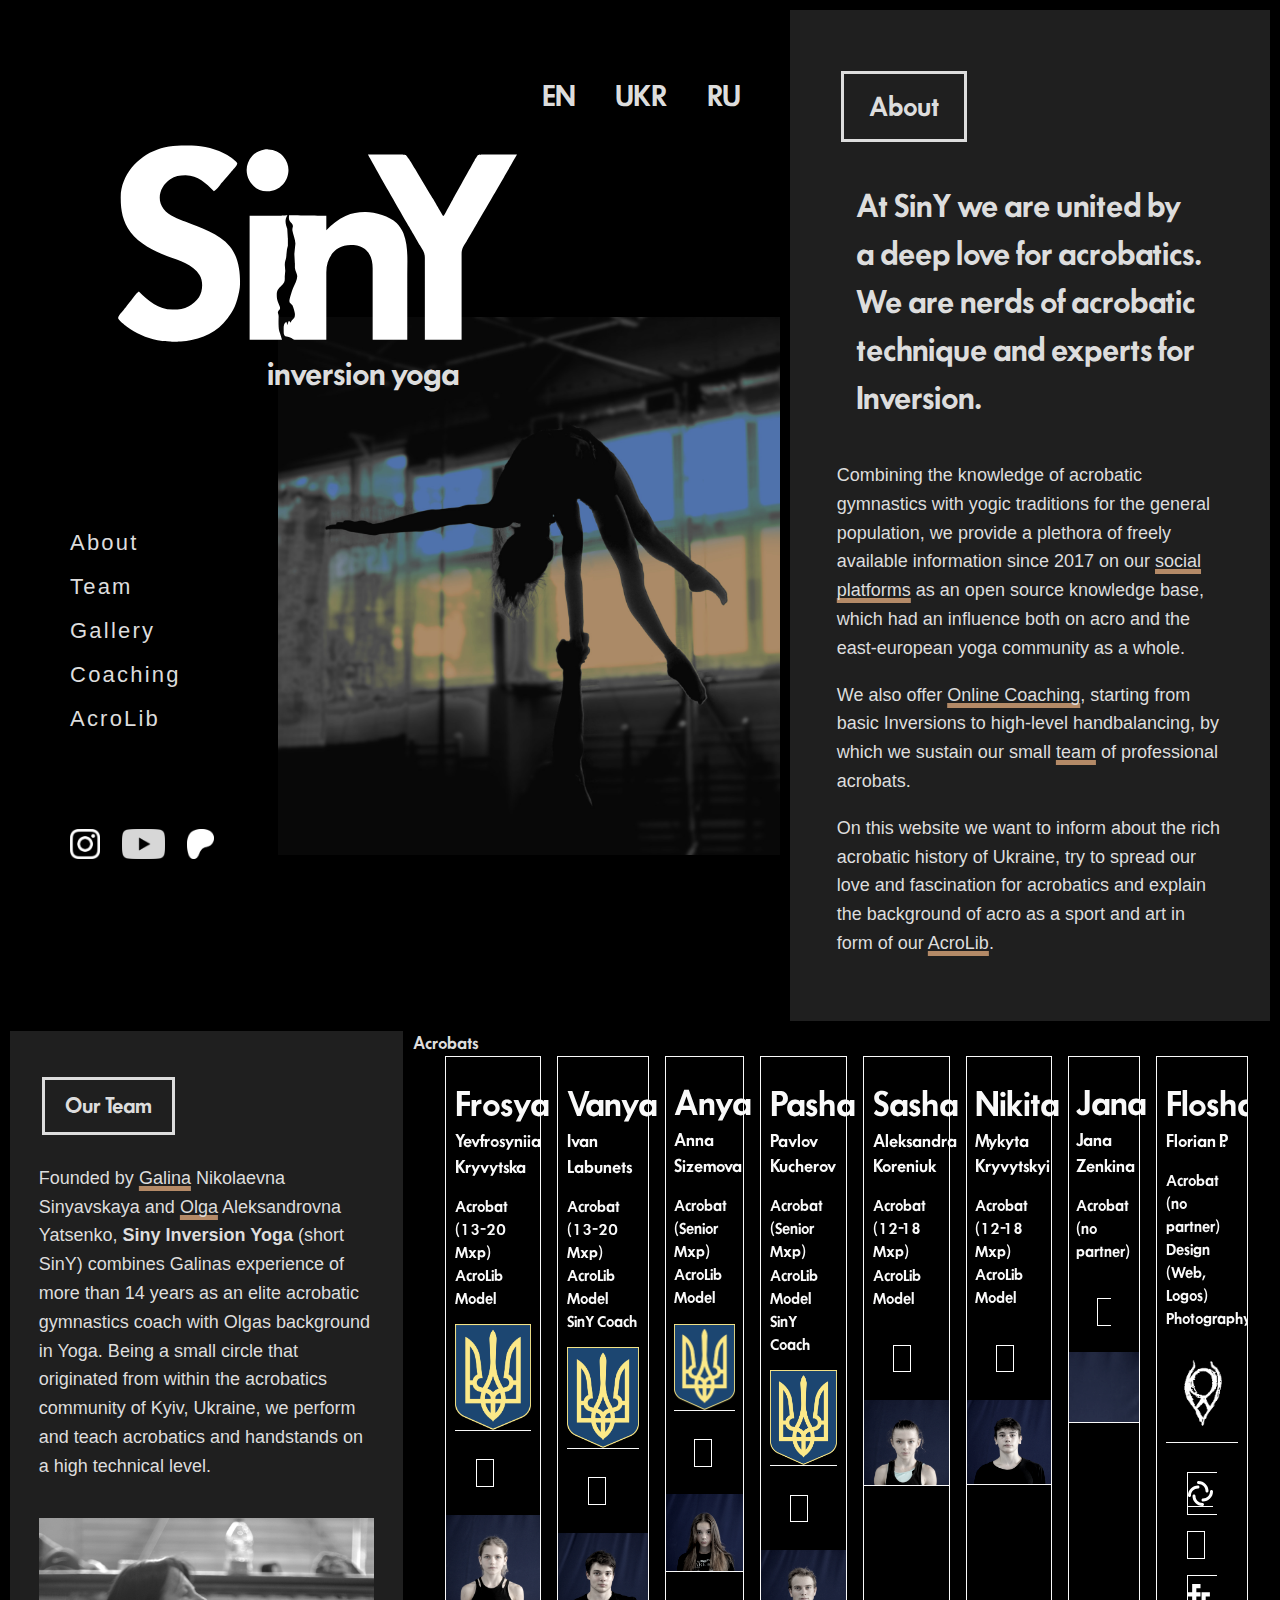
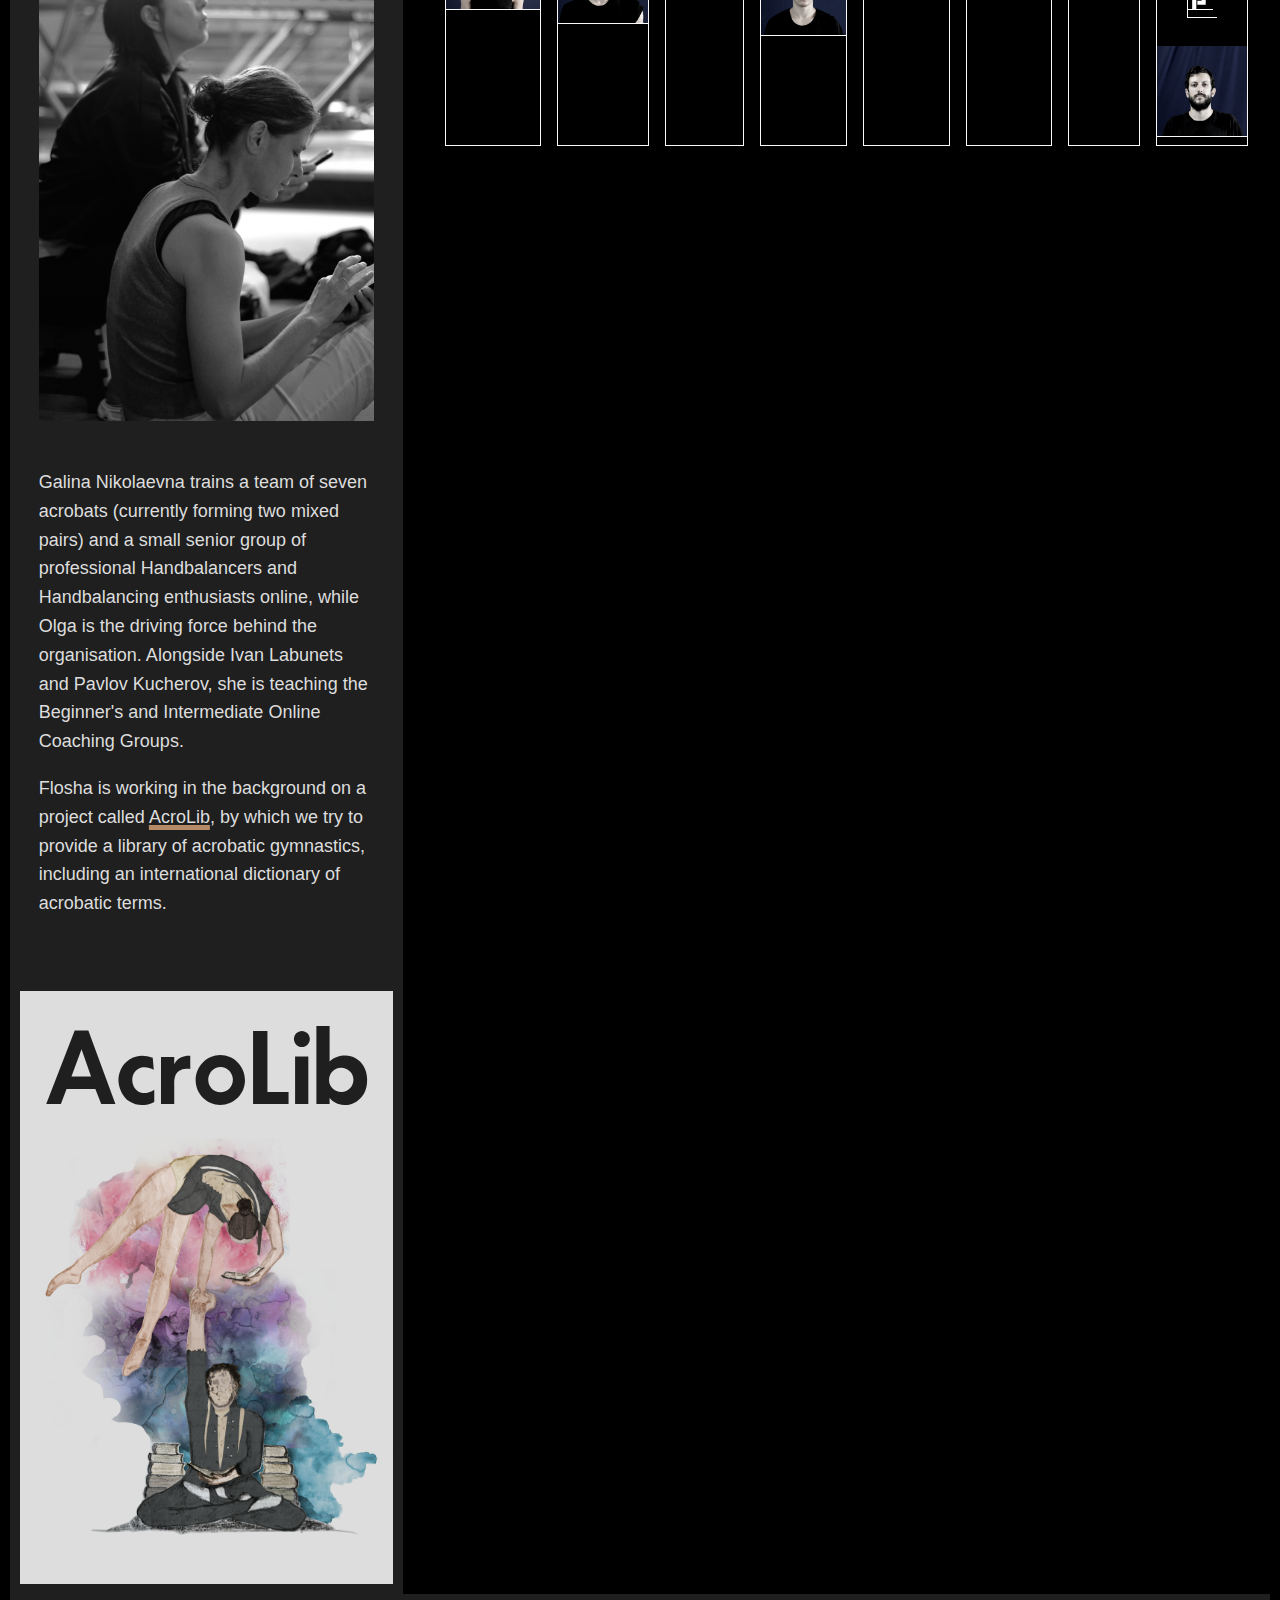
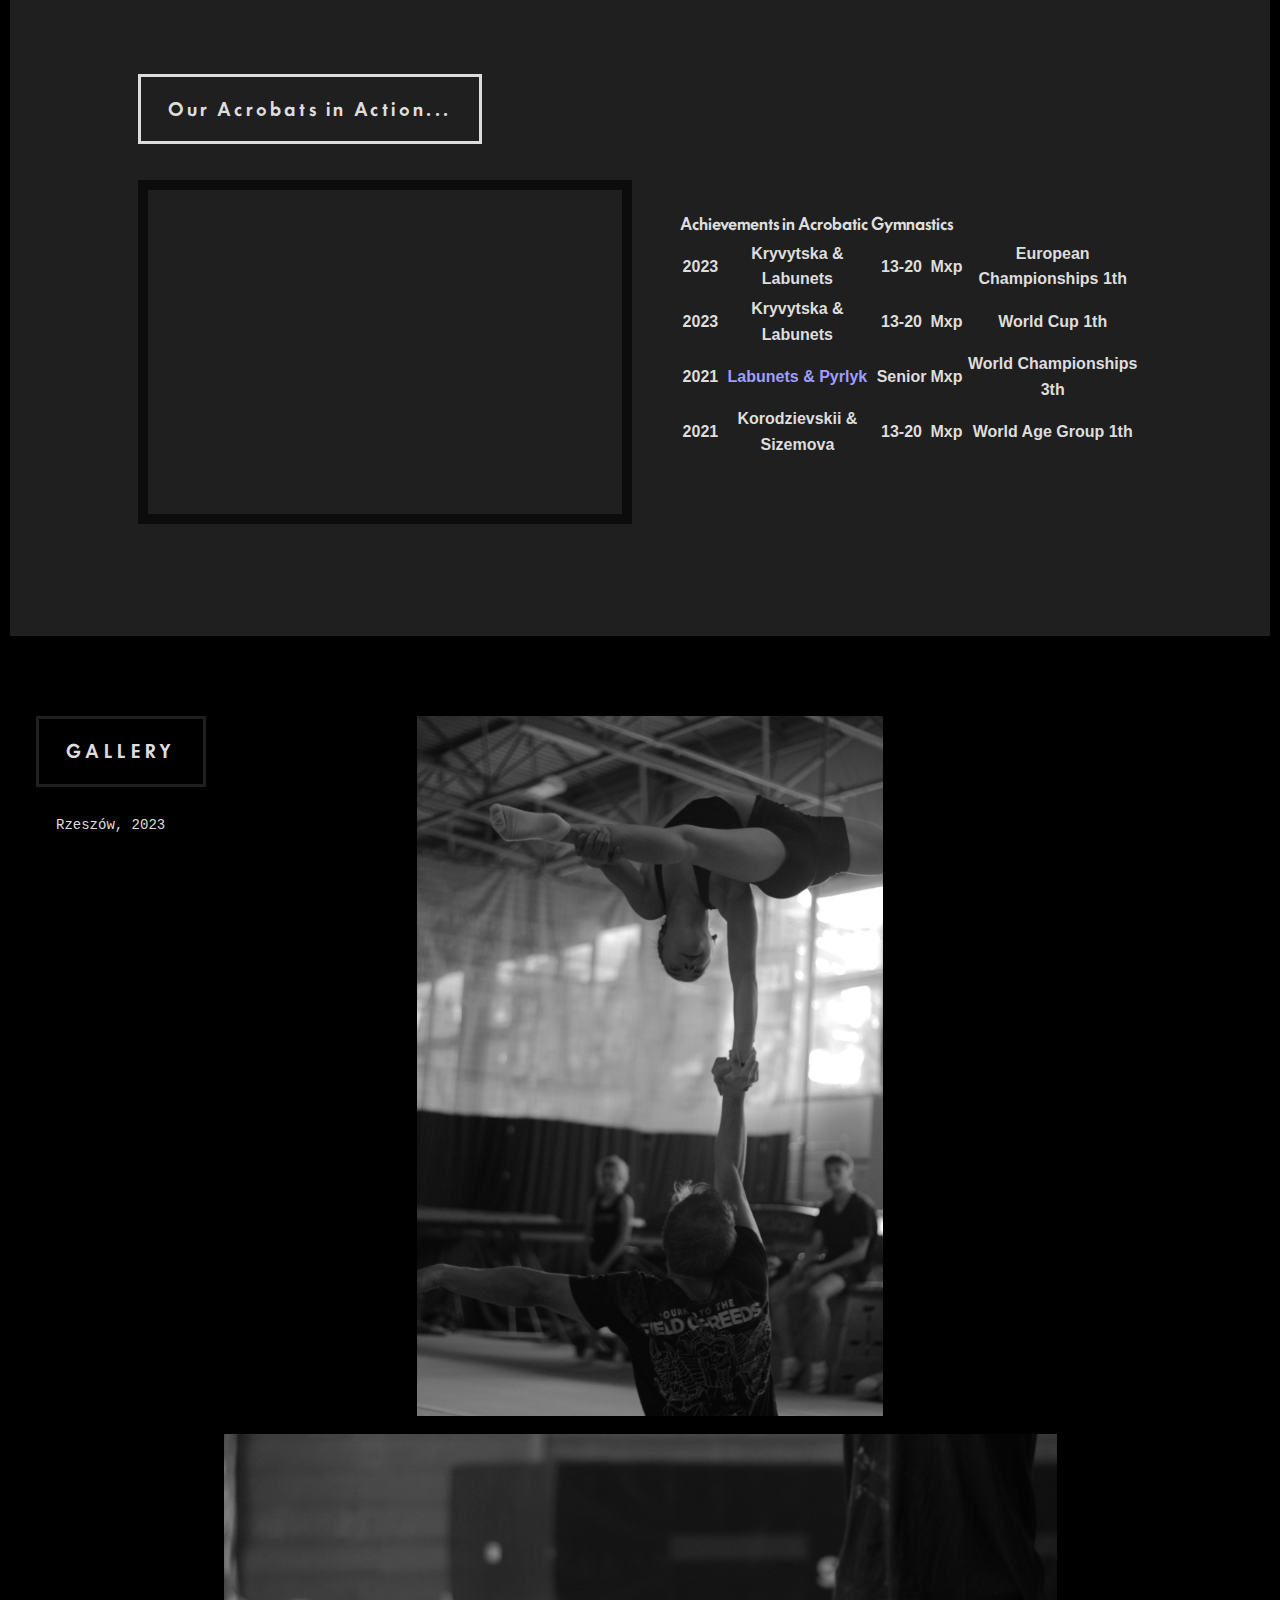
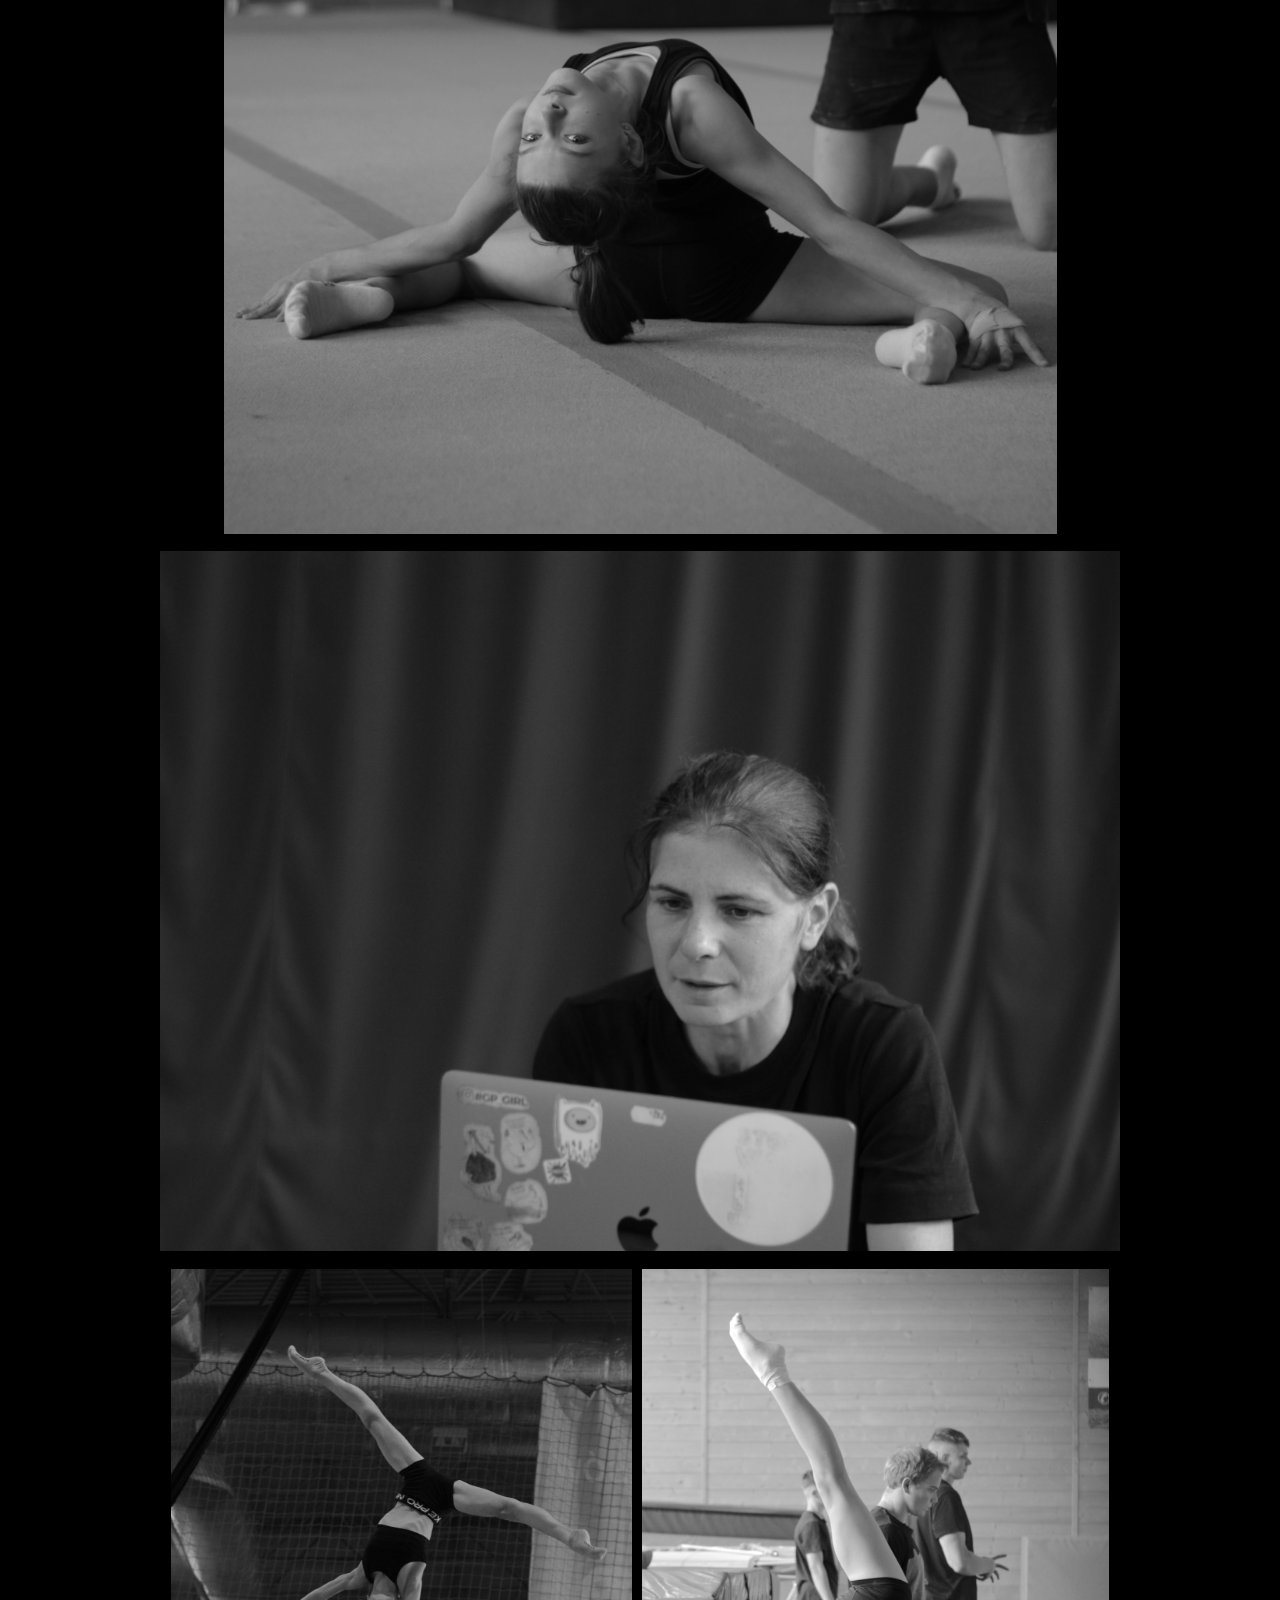
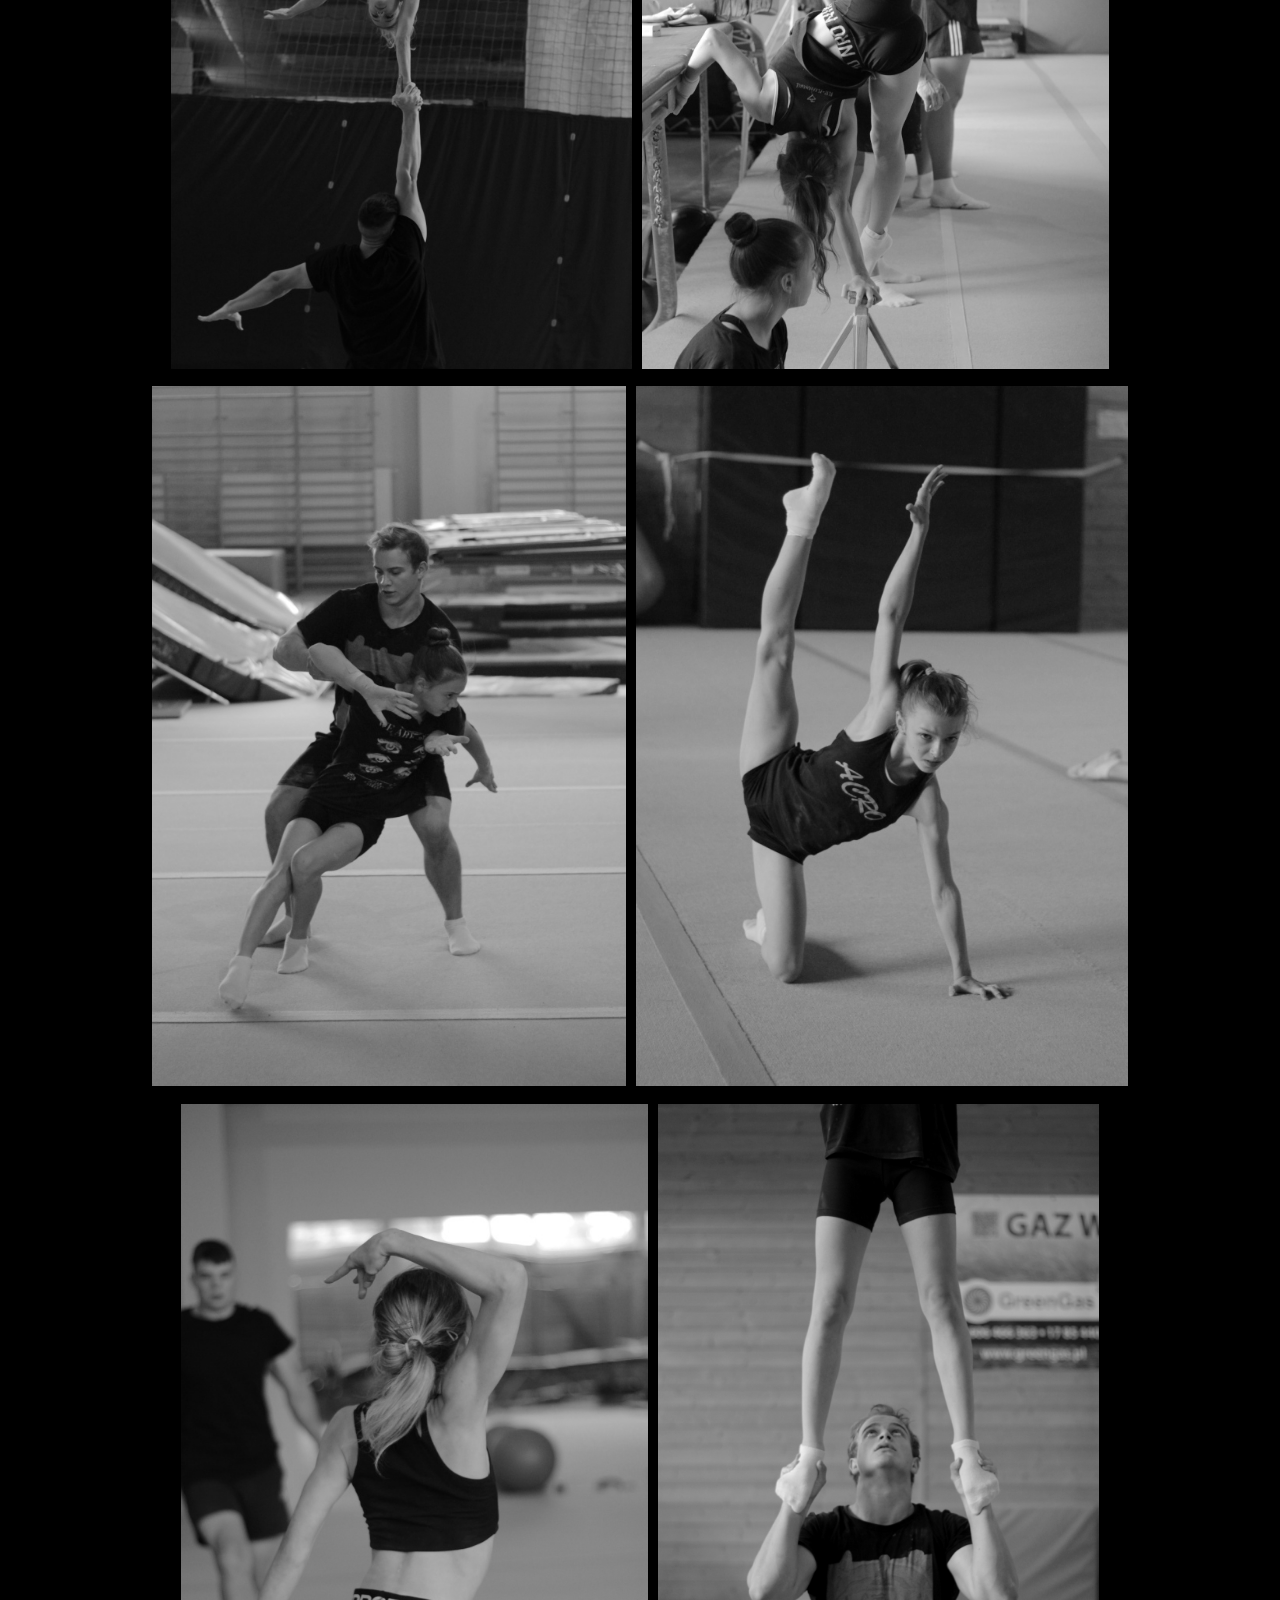
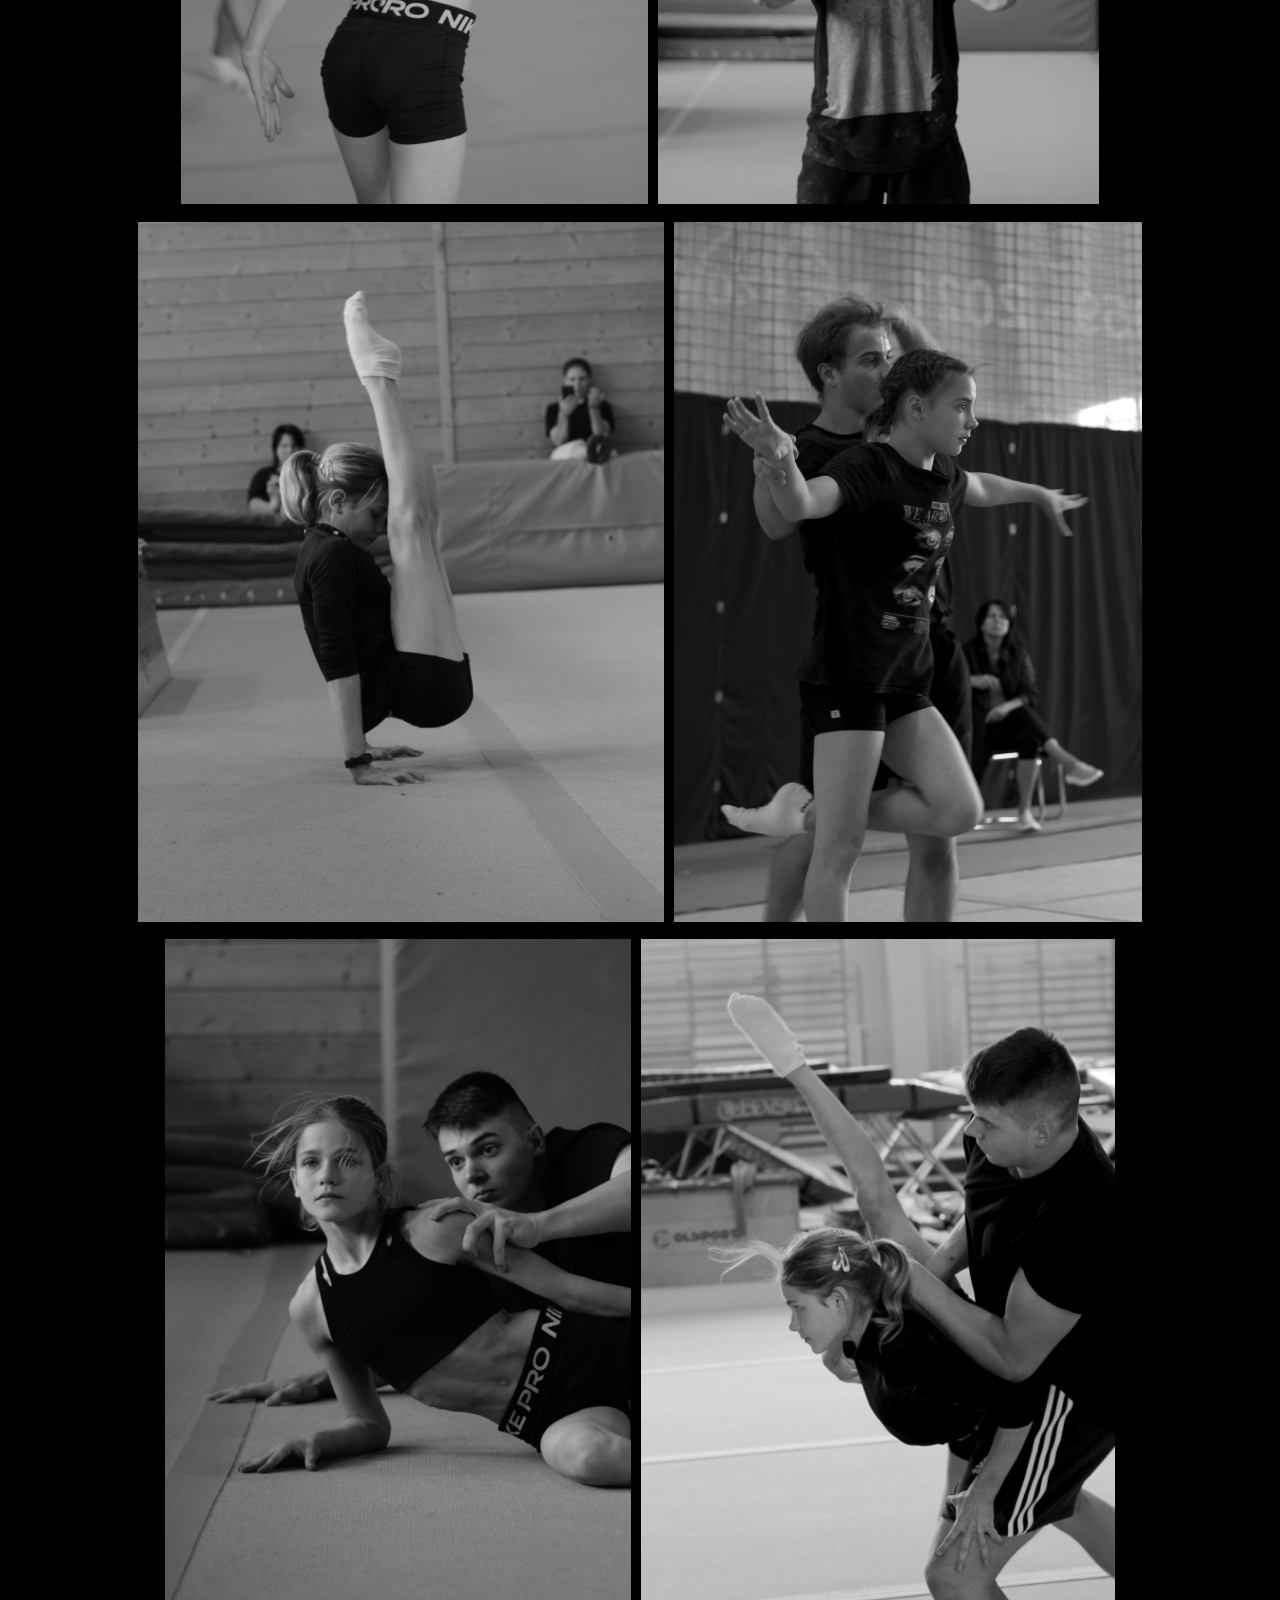
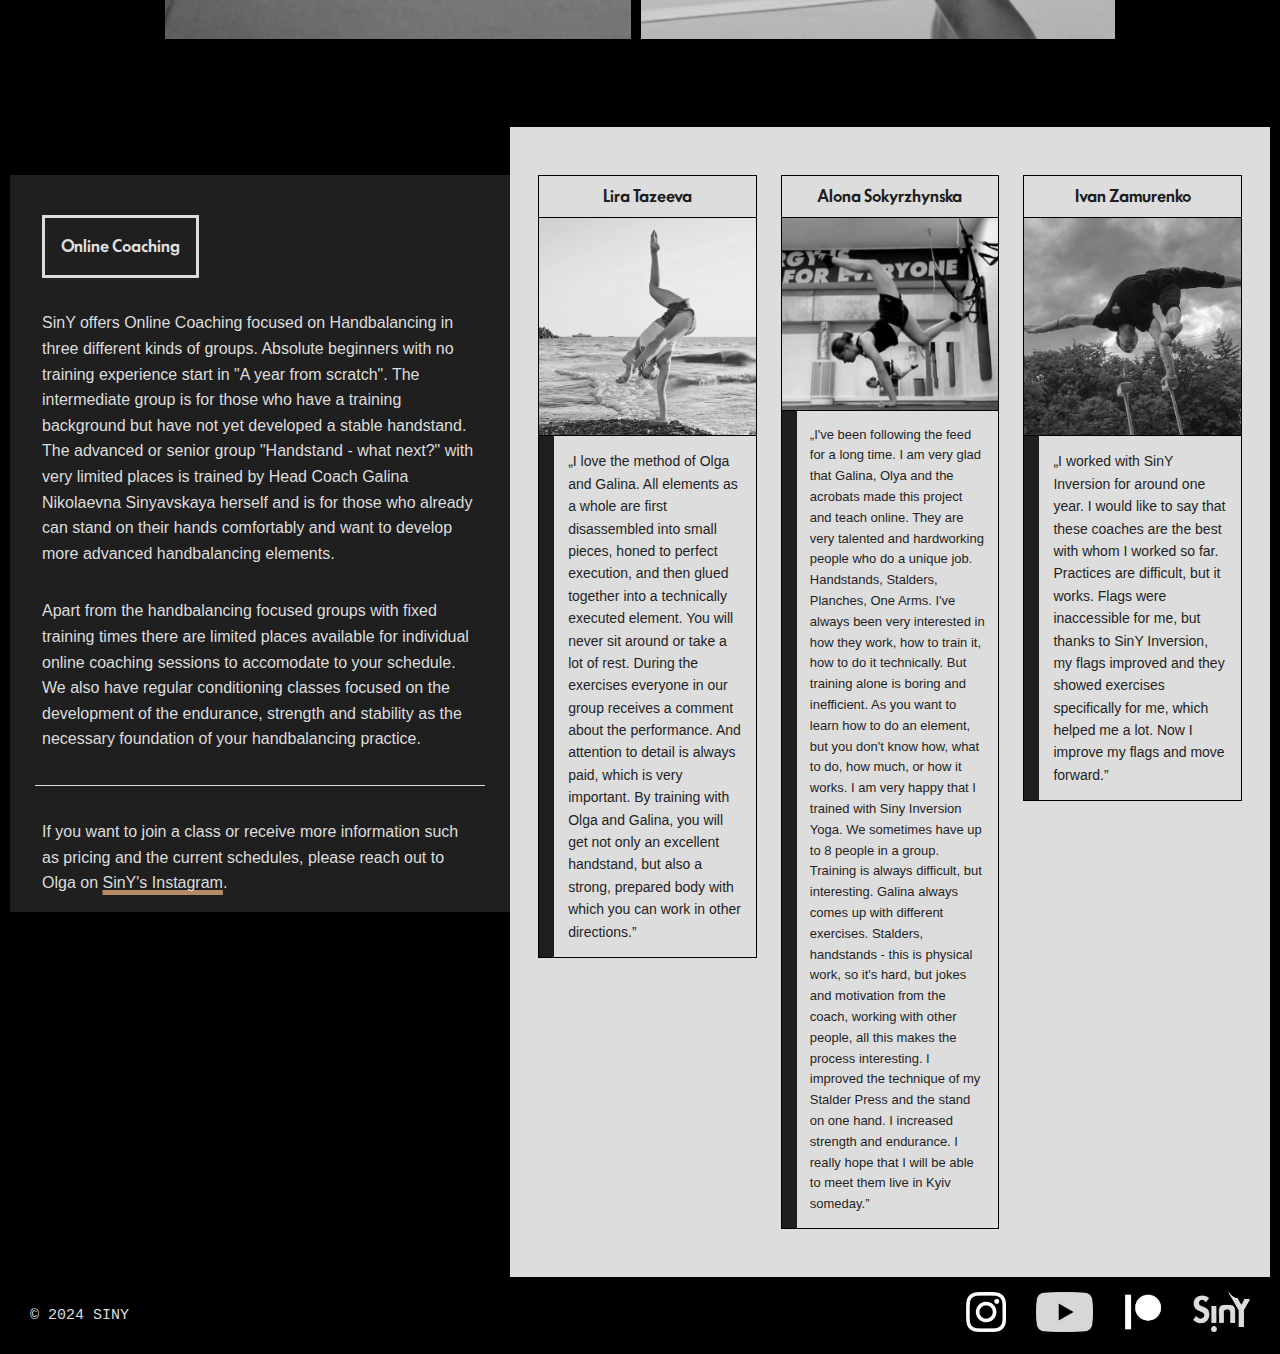
<file: index.html>
<!doctype html>
<meta charset="utf-8" />
<meta name="viewport" content="width=device-width,initial-scale=1">
<title>SinY Inversion Yoga</title>
<link rel="stylesheet" href="styles.css">
<link rel="icon" type="image/x-icon" href="assets/logo/siny.ico" />

<body>

<header>

  <section class="top">
    <section>
      <section class="cover">
        <h1><img src="assets/logo/siny.svg"></h1>
        <h2>inversion yoga</h2>
      </section>
      <section class="language">
        <ul>
          <li><a href="index.html">EN</a></li>
          <li><a href="ukr.html">UKR</a></li>
          <li><a href="ru.html">RU</a></li>
        </ul>
      </section>
    </section>
    <section>
     <section class="navi">
        <ul>
          <li><a href="#about">About</a></li>
          <li><a href="#team">Team</a></li>
          <li><a href="#gallery">Gallery</a></li>
          <li><a href="#coaching">Coaching</a></li>
          <li><a href="https://floshin.github.io/acrolib/">AcroLib</a></li>
        </ul>
        <ul class="social">
          <li><a href="https://www.instagram.com/sinyinversion_yoga/" target="_blank"><img src="assets/social/Instagram_Glyph_White.png" alt="SinY on Instagram"></a></li>
          <!--<li><a href="" target="_blank"><img src="assets/social/Telegram-Logo-trans.png"></a></li>-->
          <li><a href="https://www.youtube.com/@sinyinversionyoga8620" target="_blank"><img class="youtube" src="assets/social/yt_icon_mono_white.png" alt="SinY on YouTube"></a></li>
          <li><a href="https://www.patreon.com/Sinyinversion" target="_blank"><img class="patreon" src="assets/social/PATREON_SYMBOL_1_WHITE_RGB.png" alt="SinY on Patreon"></a></li>
        </ul>
      </section>
      <section class="cover-img">
        <img src="assets/siny-h2h-sm.jpg">
      </section>
    </section>
  </section>

  <a id="about"></a>
  <section class="about-siny">
    <h2>About</h2>

    <p class="bigtext">At SinY we are united by a deep love for acrobatics.
      We are nerds of acrobatic technique and experts for Inversion.</p>
        
    <p>Combining the knowledge of acrobatic gymnastics with yogic traditions for the general population, we provide a plethora of freely available information since 2017 on our <a href="https://www.instagram.com/sinyinversion_yoga/" target="_blank">social platforms</a> as an open source knowledge base, which had an influence both on acro and the east-european yoga community as a whole.</p> 
        
    <p>We also offer <a href="#coaching">Online Coaching</a>, starting from basic Inversions to high-level handbalancing, by which we sustain our small <a href="#team">team</a> of professional acrobats.</p>
      
    <p>On this website we want to inform about the rich acrobatic history of Ukraine, try to spread our love and fascination for acrobatics and explain the background of acro as a sport and art in form of our <a href="https://floshin.github.io/acrolib/">AcroLib</a>.</p>
  </section>

</header>

<section class="about">
	
  <section class="team-gallery">
	  
    <section class="ourteam">
      <a id="team">
      <section class="team"></a>
        <h3>Our Team</h3>
        
        <p>Founded by <a href="https://www.instagram.com/galina.sinyavskaya/" target="_blank">Galina</a> Nikolaevna Sinyavskaya and <a href="https://www.instagram.com/mama_akrobativ/" target="_blank">Olga</a> Aleksandrovna Yatsenko, <strong>Siny Inversion Yoga</strong> (short SinY) combines Galinas experience of more than 14 years as an elite acrobatic gymnastics coach with Olgas background in Yoga. Being a small circle that originated from within the acrobatics community of Kyiv, Ukraine, we perform and teach acrobatics and handstands on a high technical level.</p> 
        
        <img class="founders" src="assets/team/Galina-Olya-sm-v1.jpg">
      
        <p>Galina Nikolaevna trains a team of seven acrobats (currently forming two mixed pairs) and a small senior group of professional Handbalancers and Handbalancing enthusiasts online, while Olga is the driving force behind the organisation. Alongside Ivan Labunets and Pavlov Kucherov, she is teaching the Beginner's and Intermediate Online Coaching Groups.</p>

        <p>Flosha is working in the background on a project called <a href="https://floshin.github.io/acrolib/">AcroLib</a>, by which we try to provide a library of acrobatic gymnastics, including an international dictionary of acrobatic terms.</p>
      </section>

      <section class="acrolib">
        <h2>AcroLib</h2>
        <a href="https://floshin.github.io/acrolib/">
          <img src="assets/Reading-Acrobats-Refined-Colorised-sm.png">
        </a>
      </section>
    </section>

    <section class="acrobats">
		  <h2>Acrobats</h2>
	  	<ul>
      		<!--
          <li>
            <h3>Galina Nikolaevna Sinyavskaya</h3>
            <p></p>
            <img src="assets/team/Galina-Olya-sm-v1.jpg">
          </li>
      		<li>
            <h3>Olga Aleksandrovna Yatsenko</h3>
            <p></p>
            <img src="assets/team/Olya-sm.jpg">
          </li>
          -->
      		<li>
            <section>
              <h3>Frosya</h3>
              <h4>Yevfrosyniia Kryvytska</h4>
              <p>
                Acrobat (13-20 Mxp)<br>
                AcroLib Model
              </p>
              <img class="crest" src="assets/official/Lesser_Coat_of_Arms_of_Ukraine.png">
              <ul class="social">
                <li>
                  <a href="https://www.instagram.com/fffffffffro/" target="_blank">
                    <img src="assets/social/Instagram_Glyph_White.svg">
                  </a>
                </li>
              </ul>
            </section>
            <img src="assets/team/Frosya-sm.jpg">
          </li>
      		<li>
            <section>
              <h3>Vanya</h3>
              <h4>Ivan Labunets</h4>
              <p> 
                Acrobat (13-20 Mxp)<br>
                AcroLib Model<br>
                <!--Master of Sports<br>-->
                SinY Coach
              </p>
              <img class="crest" src="assets/official/Lesser_Coat_of_Arms_of_Ukraine.png">
              <ul class="social">
                <li>
                  <a href="https://www.instagram.com/ivan_labunets/" target="_blank">
                    <img src="assets/social/Instagram_Glyph_White.svg">
                  </a>
                </li>
              </ul>
            </section>
            <img src="assets/team/Ivan-sm.jpg">
          </li>
      		<li>
            <section>
              <h3>Anya</h3>
              <h4>Anna Sizemova</h4>
              <p>
                Acrobat (Senior Mxp)<br>
                AcroLib Model
              </p>
              <img class="crest" src="assets/official/Lesser_Coat_of_Arms_of_Ukraine.png">
              <ul class="social">
                <li>
                  <a href="https://www.instagram.com/sizemki/" target="_blank">
                    <img src="assets/social/Instagram_Glyph_White.svg">
                  </a>
                </li>
              </ul>
            </section>
            <img src="assets/team/Anya2-sm.jpg">
          </li>
      		<li>
            <section>
              <h3>Pasha</h3>
              <h4>Pavlov Kucherov</h4>
              <p> 
                Acrobat (Senior Mxp)<br> 
                AcroLib Model<br>
                SinY Coach
              </p>
              <img class="crest" src="assets/official/Lesser_Coat_of_Arms_of_Ukraine.png">
              <ul class="social">
                <li>
                  <a href="https://www.instagram.com/pavlo.kucherov13/" target="_blank">
                    <img src="assets/social/Instagram_Glyph_White.svg">
                  </a>
                </li>
              </ul>
            </section>
            <img src="assets/team/Pasha-sm.jpg"></li>
      		<li>
            <section>
              <h3>Sasha</h3>
              <h4>Aleksandra Koreniuk</h4>
              <p> 
                Acrobat (12-18 Mxp)<br>
                AcroLib Model
              </p>
              <ul class="social">
                <li>
                  <a href="https://www.instagram.com/koreniuk.s/" target="_blank">
                    <img src="assets/social/Instagram_Glyph_White.svg">
                  </a>
                </li>
              </ul>
            </section>
            <img src="assets/team/Sasha-sm.jpg">
          </li>
      		<li>
            <section>
              <h3>Nikita</h3>
              <h4>Mykyta Kryvytskyi</h4>
              <p> 
                Acrobat (12-18 Mxp)<br>
                AcroLib Model
              </p>
              <ul class="social">
                <li>
                  <a href="https://www.instagram.com/nikitman.man/" target="_blank">
                    <img src="assets/social/Instagram_Glyph_White.svg">
                  </a>
                </li>
              </ul>
            </section>
            <img src="assets/team/Nikita-sm.jpg">
          </li>
        <!--  <li>
            <section>
              <h3>Olya</h3>
              <h4>Olga Aleksandrovna Yatsenko</h4>
              <p>
                SinY Coach<br>
                Organisation<br>
                Author & Curator
              </p>
            </section>
            <img src="assets/team/Olya-sm.jpg">
          </li> -->
          <li>
            <section>
              <h3>Jana</h3>
              <h4>Jana Zenkina</h4>
              <p>
                Acrobat<br> 
                (no partner)
              </p>
              <ul class="social">
                <li>
                  <a href="https://www.instagram.com/zenkina_hgt_7/" target="_blank">
                    <img src="assets/social/Instagram_Glyph_White.svg">
                  </a>
                </li>
              </ul>
            </section>
            <img src="assets/team/Jana-Placeholder-sm.jpg">
          </li>
      		<li class="flosh">
            <section>
              <h3>Flosha</h3>
              <h4>Florian P.</h4>
              <p> 
                Acrobat (no partner)<br>
                Design (Web, Logos)<br> 
                Photography
              </p>
              <a href="https://flosh.in/" target="_blank">
                <img class="sign" src="assets/social/flosha-sign.png">
              </a>
              <ul class="social">
                <li>
                  <a href="https://matrix.to/#/@floshin:matrix.org" target="_blank">
                    <img src="assets/social/element_white.svg">
                  </a>
                </li>
                <li>
                  <a href="https://www.instagram.com/flosha.acro/" target="_blank">
                    <img src="assets/social/Instagram_Glyph_White.svg">
                  </a>
                </li>
                <li>
                  <a href="https://fsoci.al/" target="_blank">
                    <img src="assets/social/fsocial-mark-bright.svg">
                  </a>
                </li>
              </ul>
            </section>
            <img src="assets/team/Flosha-sm2.jpg">
          </li>
      	</ul>
	  </section>
  </section>
</section>

<section class="history">
  <h2>Our Acrobats in Action...</h2>
  <section class="history-wrapper">
    <div class="videoscaler">
      <iframe class="video" src="https://www.youtube.com/embed/eHRisag4vd8" title="Ivan & Frosya (UKR) - European Champions 2023" frameborder="0" allow="accelerometer; autoplay; clipboard-write; encrypted-media; gyroscope; picture-in-picture" allowfullscreen></iframe>
    </div>
    <div class="achievements">
      <h3>Achievements in Acrobatic Gymnastics</h3>
      <table>
        <tr>
          <th>2023</th>
          <th>Kryvytska & Labunets</th>
          <th>13-20</th>
          <th>Mxp</th>
          <th>European Championships 1th</th>
        </tr>
        <tr>
          <th>2023</th>
          <th>Kryvytska & Labunets</th>
          <th>13-20</th>
          <th>Mxp</th>
          <th>World Cup 1th</th>
        </tr>
        <tr>
          <th>2021</th>
          <th><a href="https://www.youtube.com/watch?v=a6M783c8U80" target="_blank">Labunets & Pyrlyk</a></th>
          <th>Senior</th>
          <th>Mxp</th>
          <th>World Championships 3th</th>
        </tr>
        <tr>
          <th>2021</th>
          <th>Korodzievskii & Sizemova</th>
          <th>13-20</th>
          <th>Mxp</th>
          <th>World Age Group 1th</th>
        </tr>
      </table>
    </div>
  </section>
</section>

<!-- width="1024" height="576" -->
<!-- Make Photos clickable for a big version, but with Siny + Flosha watermark-->

  <a id="gallery">
  <section class="gallery"></a>
    <section>
      <h2>Gallery</h2>
      <p>Rzeszów, 2023</p>
    </section>
    <figure>
      <img src="assets/gallery/H2H_Anya-Split-Flag-sm.jpg">
    </figure>
    <figure>
      <img src="assets/gallery/Sasha-FrogCobra-bw-sm.jpg">
    </figure>
    <figure>
      <img src="assets/gallery/Olya-Working-sm.jpg">
    </figure>
    <figure>
      <img src="assets/gallery/FroVanyaH2H-sm.jpg">
    </figure>
    <figure>
      <img src="assets/gallery/Sasha-Flag-Self-Spotted-sm.jpg">
    </figure>
    <figure>
      <img src="assets/gallery/Anya-Pasha-Dancing-sm.jpg">
    </figure>
    <figure>
      <img src="assets/gallery/Sasha-Kneeling-Split-Kick-sm.jpg">
    </figure>
    <figure>
      <img src="assets/gallery/IMG_6685-bw-sm.JPG">
    </figure>
    <figure>
      <img src="assets/gallery/AnyaPasha-F2H-Tempo-Frontview-1b-sm.jpg">
    </figure>
    <figure>
      <img src="assets/gallery/Frosya-V-Support-bw-sm.jpg">
    </figure>
    <figure>
      <img src="assets/gallery/Anya-Pasha-Dance-2-sm.jpg">
    </figure>
    <figure>
      <img src="assets/gallery/FrosyaVanyaDancing-Floor-sm.jpg">
    </figure>
    <figure>
      <img src="assets/gallery/IMG_7199-2-sm.JPG">
    </figure>
  </section>

  <section class="coaching">
    <a id="coaching"><section class="coaching-description"></a>
      <h2>Online Coaching</h2>

      <p>SinY offers Online Coaching focused on Handbalancing in three different kinds of groups. Absolute beginners with no training experience start in "A year from scratch". The intermediate group is for those who have a training background but have not yet developed a stable handstand. The advanced or senior group "Handstand - what next?" with very limited places is trained by Head Coach Galina Nikolaevna Sinyavskaya herself and is for those who already can stand on their hands comfortably and want to develop more advanced handbalancing elements.</p>

      <p>Apart from the handbalancing focused groups with fixed training times there are limited places available for individual online coaching sessions to accomodate to your schedule. We also have regular conditioning classes focused on the development of the endurance, strength and stability as the necessary foundation of your handbalancing practice.</p>

      <hr>

      <p>If you want to join a class or receive more information such as pricing and the current schedules, please reach out to Olga on <a href="https://www.instagram.com/sinyinversion_yoga/" target="_blank">SinY's Instagram</a>.</p>
    </section>
    <section class="testimonials">
      <!--<h3>Testimonials</h3>-->

      <ul>
        <li><h4>Lira Tazeeva</h4>
          <img src="assets/testimonials/Lira.jpg" alt="Picture of Lira Tazeeva">
          <blockquote>I love the method of Olga and Galina. All elements as a whole are first disassembled into small pieces, honed to perfect execution, and then glued together into a technically executed element. You will never sit around or take a lot of rest. During the exercises everyone in our group receives a comment about the performance. And attention to detail is always paid, which is very important. By training with Olga and Galina, you will get not only an excellent handstand, but also a strong, prepared body with which you can work in other directions.</blockquote></li>
        <li><h4>Alona Sokyrzhynska</h4>
          <img src="assets/testimonials/Alona2.jpg" alt="Picture of Alona Sokir">
        <blockquote class="smalltext">I've been following the feed for a long time. I am very glad that Galina, Olya and the acrobats made this project and teach online. They are very talented and hardworking people who do a unique job. Handstands, Stalders, Planches, One Arms. I've always been very interested in how they work, how to train it, how to do it technically. But training alone is boring and inefficient. As you want to learn how to do an element, but you don't know how, what to do, how much, or how it works. I am very happy that I trained with Siny Inversion Yoga. We sometimes have up to 8 people in a group. Training is always difficult, but interesting. Galina always comes up with different exercises. Stalders, handstands - this is physical work, so it's hard, but jokes and motivation from the coach, working with other people, all this makes the process interesting. I improved the technique of my Stalder Press and the stand on one hand. I increased strength and endurance. I really hope that I will be able to meet them live in Kyiv someday.</blockquote></li>
        <li><h4>Ivan Zamurenko</h4>
          <!--<h5>Handbalancer from Ukraine</h5>-->
          <img src="assets/testimonials/Ivan.jpg" alt="Picture of Ivan Zamurenko">
        <blockquote>I worked with SinY Inversion for around one year. I would like to say that these coaches are the best with whom I worked so far. Practices are difficult, but it works. Flags were inaccessible for me, but thanks to SinY Inversion, my flags improved and they showed exercises specifically for me, which helped me a lot. Now I improve my flags and move forward.</blockquote></li>
      </ul>
    </section>
  </section>


  <footer>
    <p>&#169; 2024 SinY</p>
    <ul>
      <li><a href="https://www.instagram.com/sinyinversion_yoga/" target="_blank"><img src="assets/social/Instagram_Glyph_White.png" alt="SinY on Instagram"></a></li>
      <!--<li><a href="" target="_blank"><img src="assets/social/Telegram-Logo-trans.png"></a></li>-->
      <li><a href="https://www.youtube.com/@sinyinversionyoga8620" target="_blank"><img src="assets/social/yt_icon_mono_white.png" alt="SinY on YouTube"></a></li>
      <li><a href="https://www.patreon.com/Sinyinversion" target="_blank"><img  src="assets/social/Digital-Patreon-Logo_White.png" alt="SinY on Patreon"></a></li>
      <li><a href="#top"><img src="assets/logo/NewDraft2b.jpg"></a></li>
    </ul>
  </footer>  

</body>
</file>
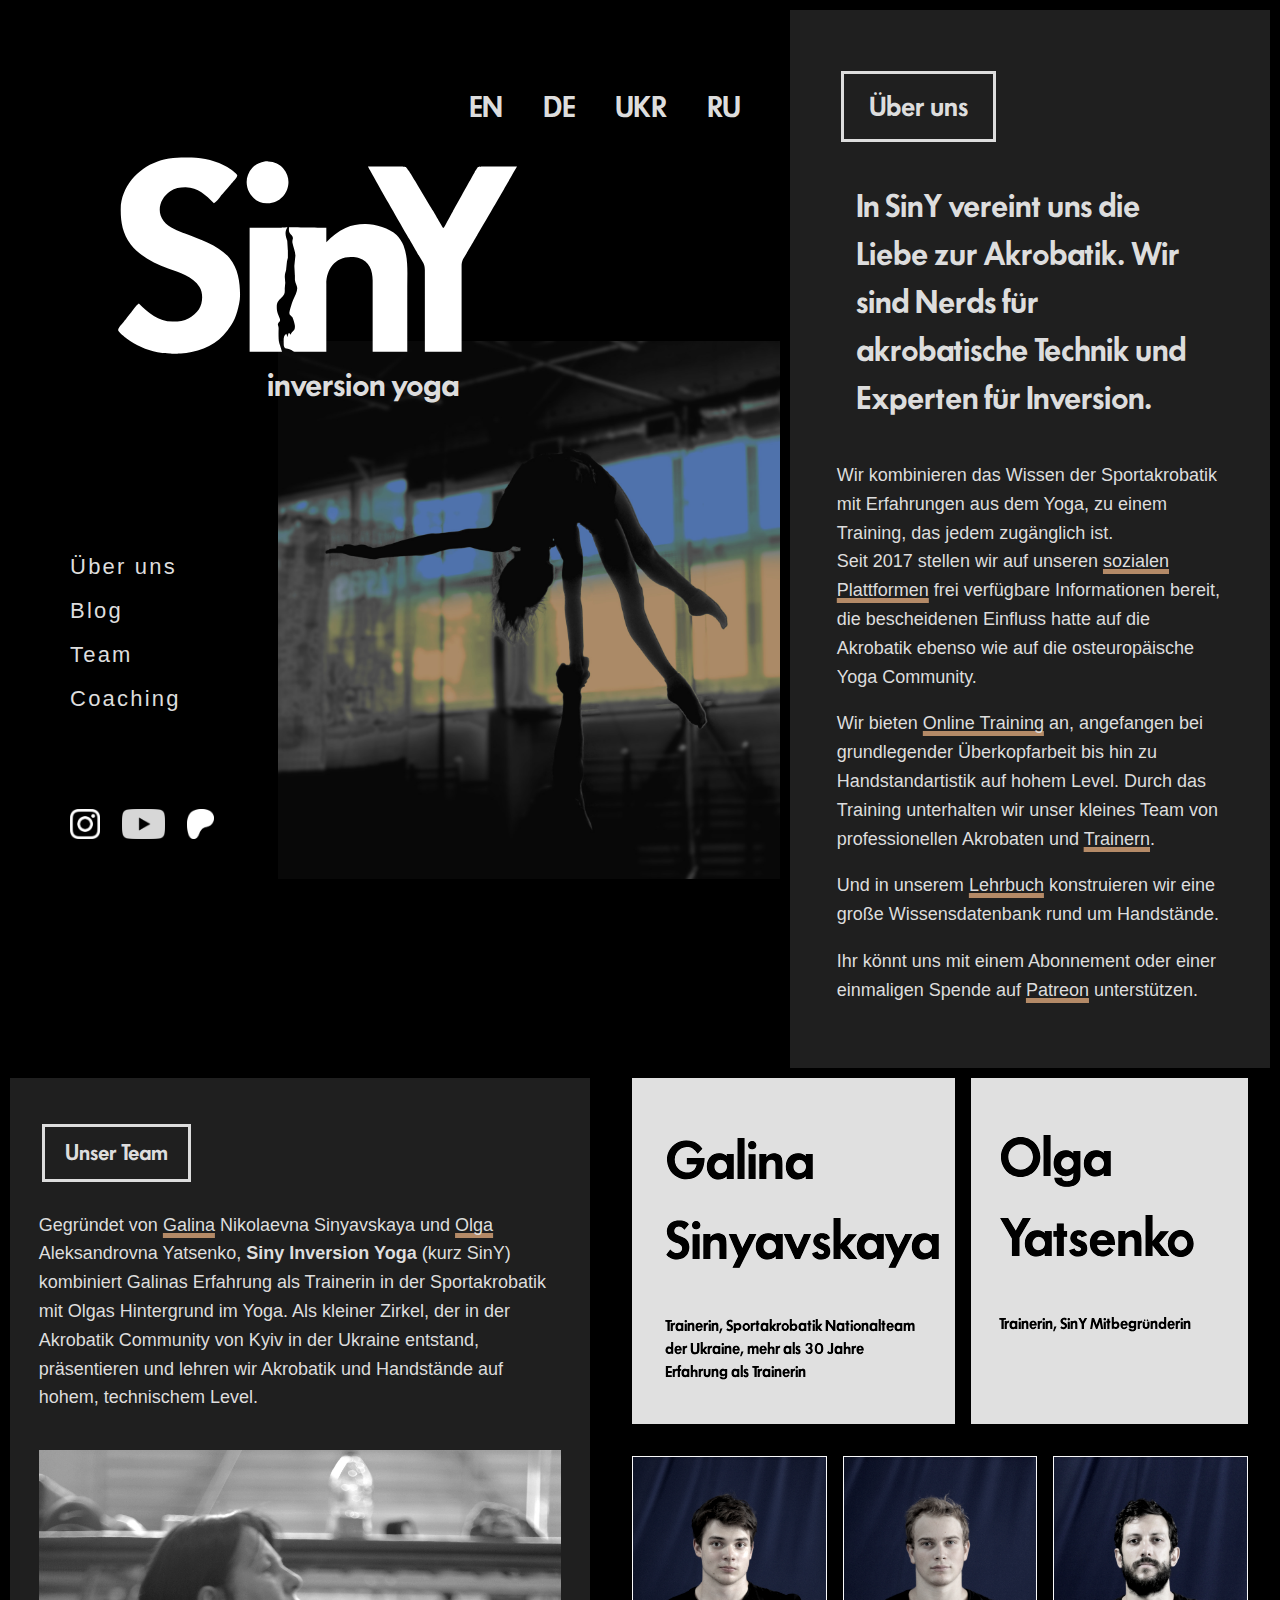
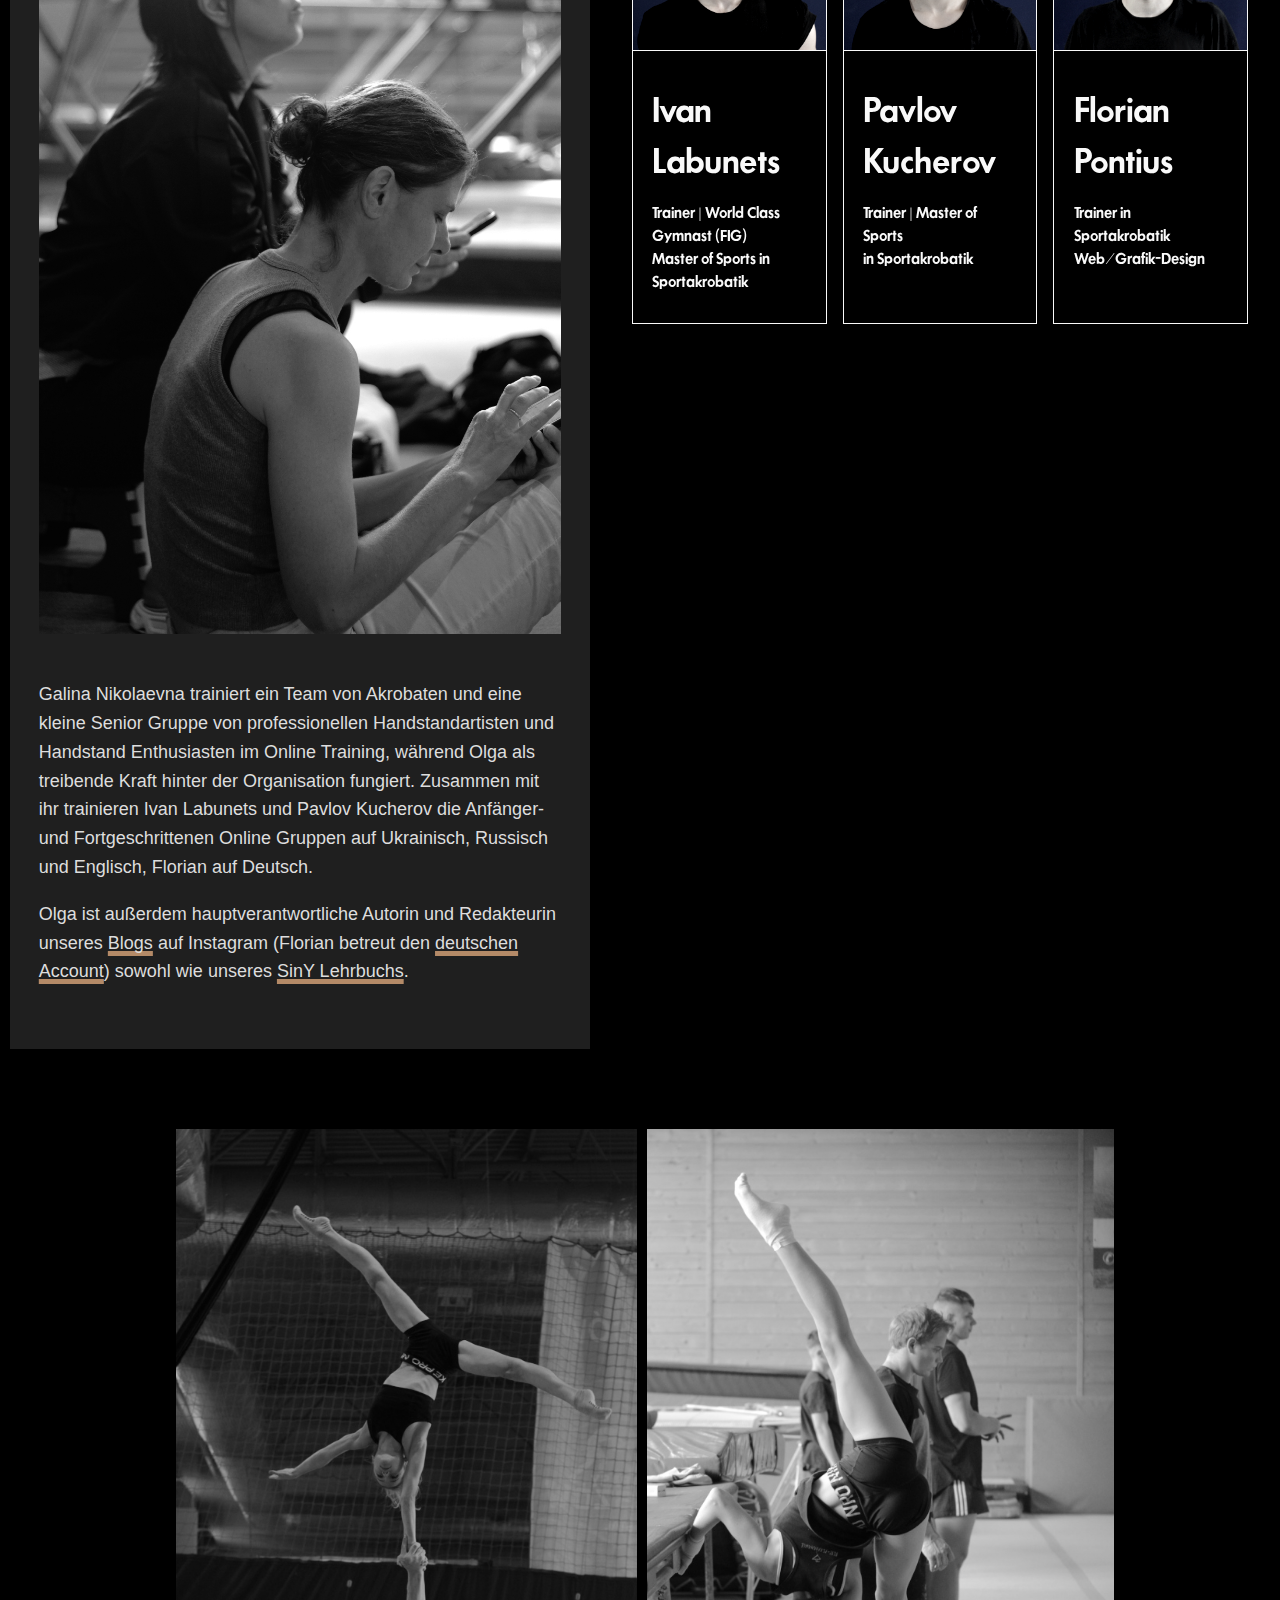
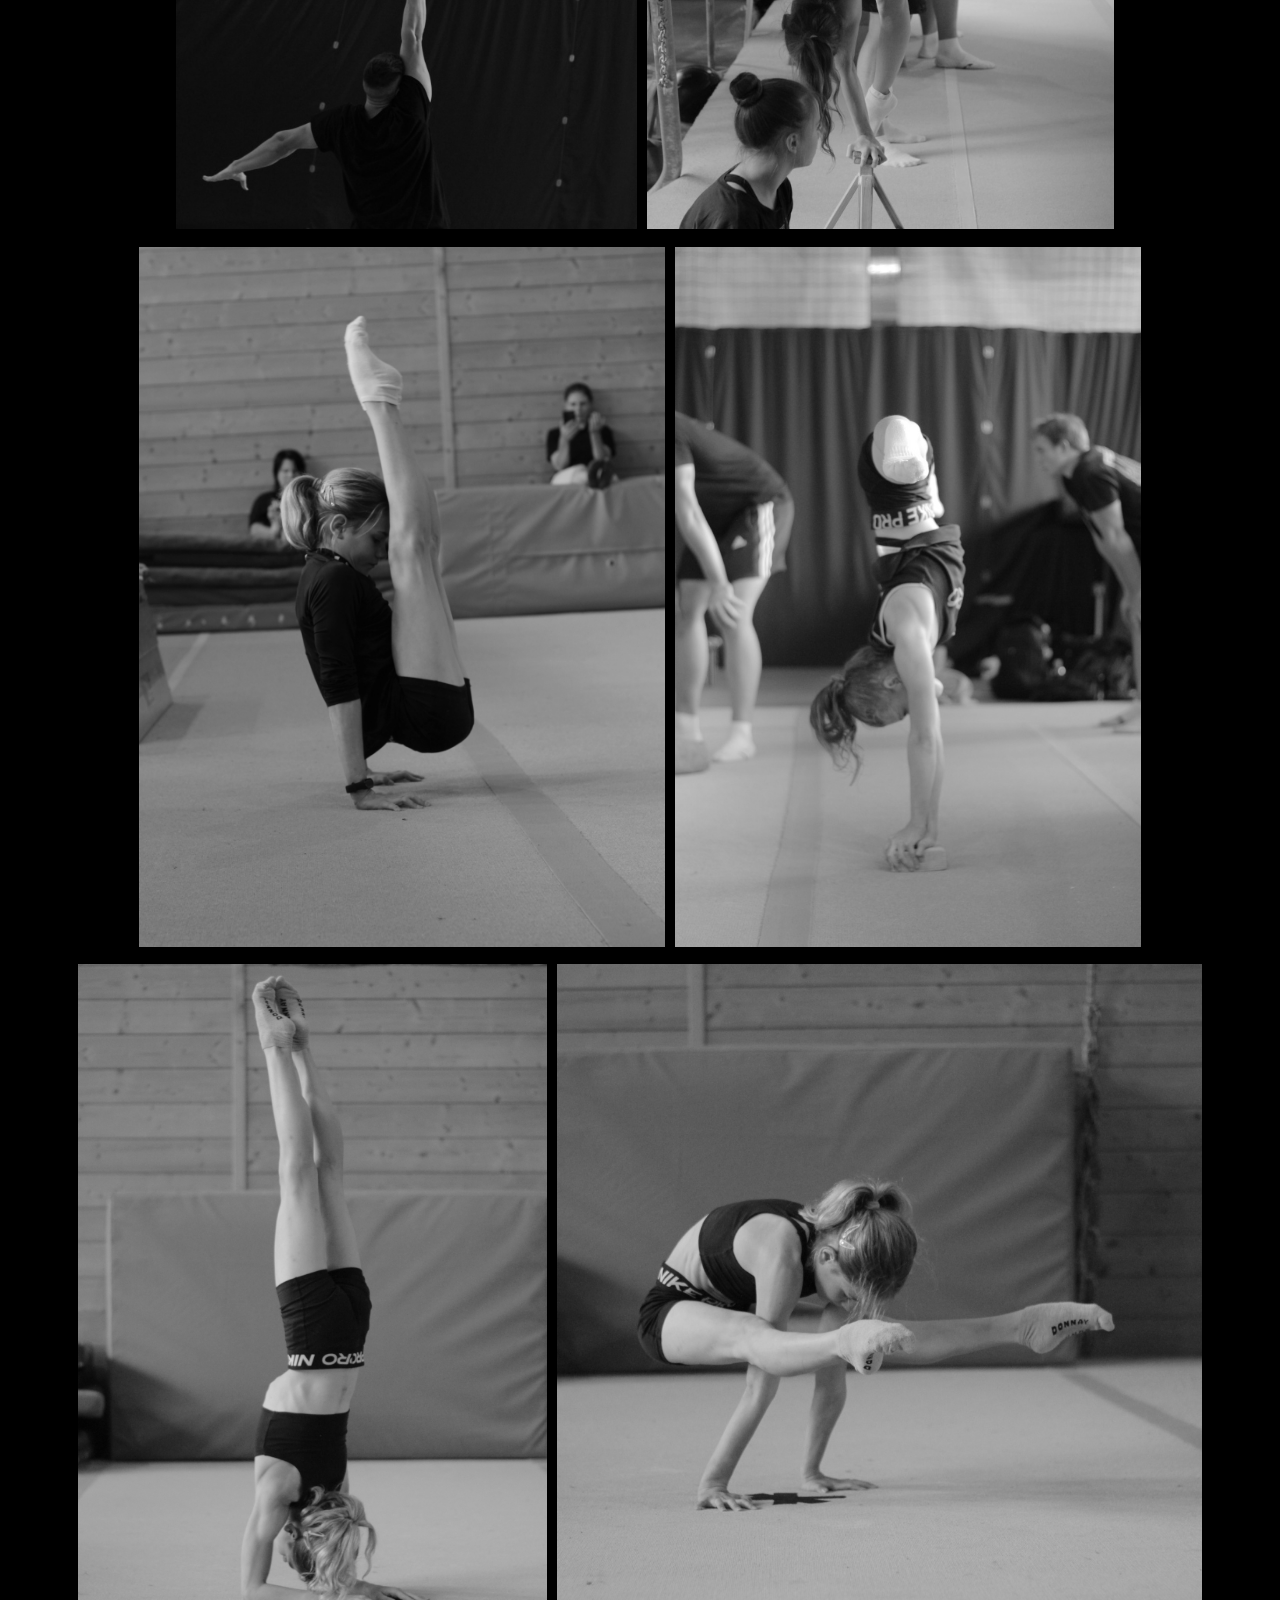
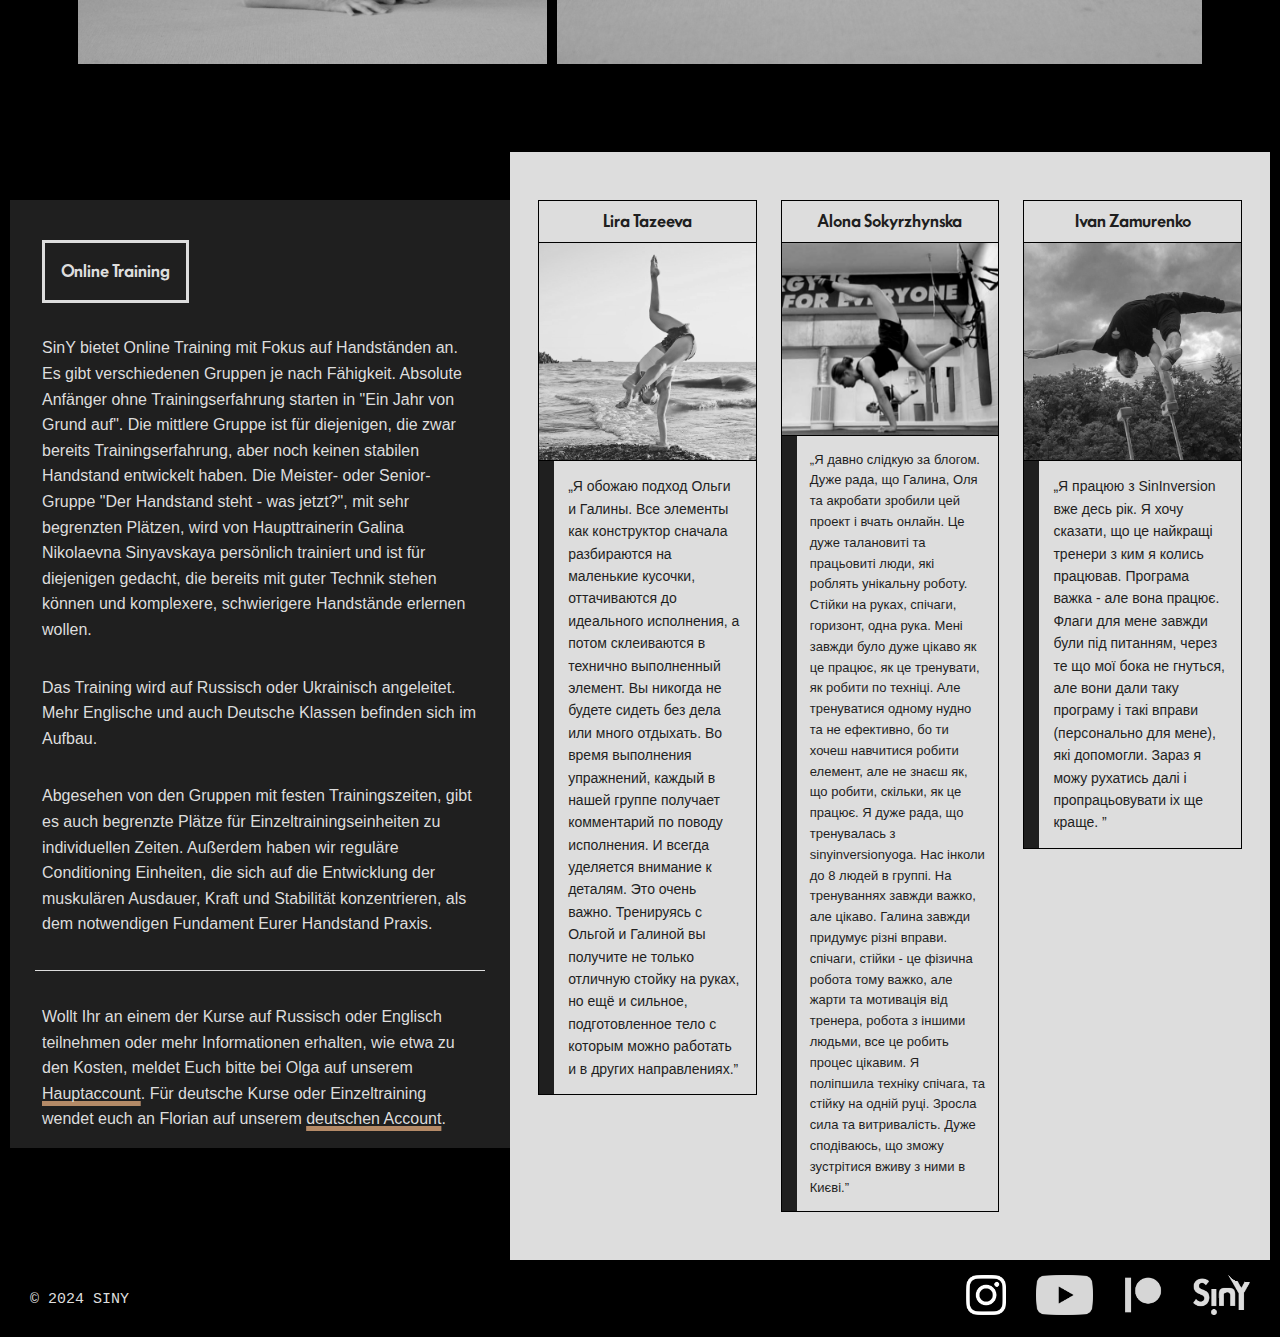
<file: de.html>
<!doctype html>
<meta charset="utf-8" />
<meta name="viewport" content="width=device-width,initial-scale=1">
<title>SinY Inversion Yoga (DE)</title>
<link rel="stylesheet" href="styles.css">
<link rel="icon" type="image/x-icon" href="assets/logo/siny.ico" />

<body>

<header>

  <section class="top">
    <section>
      <section class="cover">
        <h1><img src="assets/logo/siny.svg"></h1>
        <h2>inversion yoga</h2>
      </section>
      <section class="language">
        <ul>
          <li><a href="/">EN</a></li>
          <li><a href="de.html">DE</a></li>
          <li><a href="https://spichag.info">UKR</a></li>
          <li><a href="https://spichag.info">RU</a></li>
        </ul>
      </section>
    </section>
    <section>
     <section class="navi">
        <ul>
          <li><a href="#about">Über uns</a></li>
          <li><a href="https://blog.siny.online">Blog</a></li>
          <li><a href="#team">Team</a></li>
          <li><a href="#coaching">Coaching</a></li>
          <!--<li><a href="https://floshin.github.io/acrolib/">AcroLib</a></li>-->
        </ul>
        <ul class="social">
          <li><a href="https://www.instagram.com/sinyinversion_de" target="_blank"><img src="assets/social/Instagram_Glyph_White.png" alt="SinY auf Instagram"></a></li>
          <!--<li><a href="" target="_blank"><img src="assets/social/Telegram-Logo-trans.png"></a></li>-->
          <li><a href="https://www.youtube.com/@sinyinversionyoga8620" target="_blank"><img class="youtube" src="assets/social/yt_icon_mono_white.png" alt="SinY auf YouTube"></a></li>
          <li><a href="https://www.patreon.com/Sinyinversion" target="_blank"><img class="patreon" src="assets/social/PATREON_SYMBOL_1_WHITE_RGB.png" alt="SinY auf Patreon"></a></li>
        </ul>
      </section>
      <section class="cover-img">
        <img src="assets/siny-h2h-sm.jpg">
      </section>
    </section>
  </section>

  <a id="about"></a>
  <section class="about-siny">
    <h2>Über uns</h2>

    <p class="bigtext">In SinY vereint uns die Liebe zur Akrobatik.
      Wir sind Nerds für akrobatische Technik und Experten für Inversion.</p>
        
    <p>Wir kombinieren das Wissen der Sportakrobatik mit Erfahrungen aus dem Yoga, zu einem Training, das jedem zugänglich ist.<br> Seit 2017 stellen wir auf unseren <a href="https://www.instagram.com/sinyinversion_yoga/">sozialen Plattformen</a> frei verfügbare Informationen bereit, die bescheidenen Einfluss hatte auf die Akrobatik ebenso wie auf die osteuropäische Yoga Community.</p> 
        
    <p>Wir bieten <a href="#coaching">Online Training</a> an, angefangen bei grundlegender Überkopfarbeit bis hin zu Handstandartistik auf hohem Level. Durch das Training unterhalten wir unser kleines Team von professionellen Akrobaten und <a href="#team">Trainern</a>.</p>

    <p>Und in unserem <a href="https://blog.siny.online">Lehrbuch</a> konstruieren wir eine große Wissensdatenbank rund um Handstände.</p>

    <p>Ihr könnt uns mit einem Abonnement oder einer einmaligen Spende auf <a href="https://www.patreon.com/Sinyinversion" target="_blank">Patreon</a> unterstützen.</p>
  </section>

</header>


<section class="about">
    
  <section class="team-gallery">
    
    <section class="ourteam">
      <a id="team">
      <section class="team"></a>
        <h3>Unser Team</h3>
        
        <p>Gegründet von <a href="">Galina</a> Nikolaevna Sinyavskaya und <a href="">Olga</a> Aleksandrovna Yatsenko, <strong>Siny Inversion Yoga</strong> (kurz SinY) kombiniert Galinas Erfahrung als Trainerin in der Sportakrobatik mit Olgas Hintergrund im Yoga. Als kleiner Zirkel, der in der Akrobatik Community von Kyiv in der Ukraine entstand, präsentieren und lehren wir Akrobatik und Handstände auf hohem, technischem Level.</p> 
        
        <img class="founders" src="assets/team/Galina-Olya-sm-v1.jpg">
      
        <p>Galina Nikolaevna trainiert ein Team von Akrobaten und eine kleine Senior Gruppe von professionellen Handstandartisten und Handstand Enthusiasten im Online Training, während Olga als treibende Kraft hinter der Organisation fungiert. Zusammen mit ihr trainieren Ivan Labunets und Pavlov Kucherov die Anfänger- und Fortgeschrittenen Online Gruppen auf Ukrainisch, Russisch und Englisch, Florian auf Deutsch.</p>

        <p>Olga ist außerdem hauptverantwortliche Autorin und Redakteurin unseres <a href="https://www.instagram.com/sinyinversion_yoga/" target="_blank">Blogs</a> auf Instagram (Florian betreut den <a href="https://www.instagram.com/sinyinversion_de/">deutschen Account</a>) sowohl wie unseres <a href="https://blog.siny.online">SinY Lehrbuchs</a>.</p>
    </section>

  <!-- <section class="acrolib">
        <h2>AcroLib</h2>
        <a href="acrolib"><img src="assets/Reading-Acrobats-Refined-Colorised-sm.png"></a>
      </section>-->
  </section>


    <section class="acrobats">

      <ul class="founders">
        <li>
          <section>
            <h3>Galina Sinyavskaya</h3>
            <p>Trainerin, Sportakrobatik Nationalteam der Ukraine, mehr als 30 Jahre Erfahrung als Trainerin</p>
          </section>
        </li>
        <li>
          <section>
            <h3>Olga Yatsenko</h3>
            <p>Trainerin, SinY Mitbegründerin</p>
          </section>
        </li>
      </ul>

      <ul>
        <li>
          <img src="assets/team/Ivan-sm.jpg">
          <section>
            <h3>Ivan Labunets</h3>
            <p>Trainer | World Class Gymnast (FIG)<br> 
              Master of Sports in Sportakrobatik</p>
            <!--  <ul class="social">
                <li>
                  <a href="https://www.instagram.com/ivan_labunets/" target="_blank">
                    <img src="assets/social/Instagram_Glyph_White.svg">
                  </a>
                </li>
              </ul>  -->
          </section>
        </li>
        <li>
          <img src="assets/team/Pasha-sm.jpg">
          <section>
            <h3>Pavlov Kucherov</h3>
            <p>Trainer | Master of Sports<br>
              in Sportakrobatik</p>
            <!-- <ul class="social">
                <li>
                  <a href="https://www.instagram.com/pavlo.kucherov13/" target="_blank">
                    <img src="assets/social/Instagram_Glyph_White.svg">
                  </a>
                </li>
              </ul> -->
          </section>
        </li>
        <li>
          <img src="assets/team/Flosha-sm2.jpg">
          <section>
            <h3>Florian Pontius</h3>
            <p>Trainer in Sportakrobatik<br>
              Web/Grafik-Design<br>
              <!--
              <a href="https://flosh.in/" target="_blank">
                <img class="sign" src="assets/social/flosha-sign.png">
              </a>
              <ul class="social">
                <li>
                  <a href="https://matrix.to/#/@floshin:matrix.org" target="_blank">
                    <img src="assets/social/element_white.svg">
                  </a>
                </li>
                <li>
                  <a href="https://www.instagram.com/flosha.acro/" target="_blank">
                    <img src="assets/social/Instagram_Glyph_White.svg">
                  </a>
                </li>
                <li>
                  <a href="https://fsoci.al/" target="_blank">
                    <img src="assets/social/fsocial-mark-bright.svg">
                  </a>
                </li>
              </ul>-->
          </section>
        </li>
      </ul>
    </section>
  </section>
</section>


<!-- width="1024" height="576" -->
<!-- Make Photos clickable for a big version, but with Siny + Flosha watermark-->

<a id="gallery">
  <section class="gallery"></a>
    <figure>
      <img src="assets/gallery/FroVanyaH2H-sm.jpg">
    </figure>
    <figure>
      <img src="assets/gallery/Sasha-Flag-Self-Spotted-sm.jpg">
    </figure>
    <figure>
      <img src="assets/gallery/Frosya-V-Support-bw-sm.jpg">
    </figure>
    <figure>
      <img src="assets/gallery/Sasha-2on1-Handstand-Blocks-sm.jpg">
    </figure>
    <figure>
      <img src="assets/gallery/Frosya-Forearmstand-sm.jpg">
    </figure>
    <figure>
      <img src="assets/gallery/Frosya-Straddle-Support-2-Diagonalview-sm.jpg">
    </figure>
  </section>


<section class="coaching">
  <a id="coaching"><section class="coaching-description"></a>
    <h2>Online Training</h2>

    <p>SinY bietet Online Training mit Fokus auf Handständen an. Es gibt verschiedenen Gruppen je nach Fähigkeit. Absolute Anfänger ohne Trainingserfahrung starten in "Ein Jahr von Grund auf". Die mittlere Gruppe ist für diejenigen, die zwar bereits Trainingserfahrung, aber noch keinen stabilen Handstand entwickelt haben. Die Meister- oder Senior-Gruppe "Der Handstand steht - was jetzt?", mit sehr begrenzten Plätzen, wird von Haupttrainerin Galina Nikolaevna Sinyavskaya persönlich trainiert und ist für diejenigen gedacht, die bereits mit guter Technik stehen können und komplexere, schwierigere Handstände erlernen wollen.</p> 
    
    <p>Das Training wird auf Russisch oder Ukrainisch angeleitet. Mehr Englische und auch Deutsche Klassen befinden sich im Aufbau.</p>

    <p>Abgesehen von den Gruppen mit festen Trainingszeiten, gibt es auch begrenzte Plätze für Einzeltrainingseinheiten zu individuellen Zeiten. Außerdem haben wir reguläre Conditioning Einheiten, die sich auf die Entwicklung der muskulären Ausdauer, Kraft und Stabilität konzentrieren, als dem notwendigen Fundament Eurer Handstand Praxis.</p>

    <hr>

    <p>Wollt Ihr an einem der Kurse auf Russisch oder Englisch teilnehmen oder mehr Informationen erhalten, wie etwa zu den Kosten, meldet Euch bitte bei Olga auf unserem <a href="https://www.instagram.com/sinyinversion_yoga/" target="_blank">Hauptaccount</a>. Für deutsche Kurse oder Einzeltraining wendet euch an Florian auf unserem  <a href="https://www.instagram.com/sinyinversion_de/" target="_blank">deutschen Account</a>.</p>
  </section>
  <section class="testimonials">
    <!--<h3>Testimonials</h3>-->

    <ul>
      <li><h4>Lira Tazeeva</h4>
        <img src="assets/testimonials/Lira.jpg" alt="Picture of Lira Tazeeva">
        <blockquote>Я обожаю подход Ольги и Галины. Все элементы как конструктор сначала разбираются на маленькие кусочки, оттачиваются до идеального исполнения, а потом склеиваются в технично выполненный элемент. Вы никогда не будете сидеть без дела или много отдыхать. Во время выполнения упражнений, каждый в нашей группе получает комментарий по поводу исполнения. И всегда уделяется внимание к деталям. Это очень важно. Тренируясь с Ольгой и Галиной вы получите не только отличную стойку на руках, но ещё и сильное, подготовленное тело с которым можно работать и в других направлениях.</blockquote></li>
      <li><h4>Alona Sokyrzhynska</h4>
        <img src="assets/testimonials/Alona2.jpg" alt="Picture of Alona Sokir">
      <blockquote class="smalltext">Я давно слідкую за блогом. Дуже рада, що Галина, Оля та акробати зробили цей проект і вчать онлайн. Це дуже талановиті та працьовиті люди, які роблять унікальну роботу. Стійки на руках, спічаги, горизонт, одна рука. Мені завжди було дуже цікаво як це працює, як це тренувати, як робити по техніці. Але тренуватися одному нудно та не ефективно, бо ти хочеш навчитися робити елемент, але не знаєш як, що робити, скільки, як це працює. Я дуже рада, що тренувалась з sinyinversionyoga. Нас інколи до 8 людей в группі. На тренуваннях завжди важко, але цікаво. Галина завжди придумує різні вправи. спічаги, стійки - це фізична робота тому важко, але жарти та мотивація від тренера, робота з іншими людьми, все це робить процес цікавим. Я поліпшила техніку спічага, та стійку на одній руці. Зросла сила та витривалість. Дуже сподіваюсь, що зможу зустрітися вживу з ними в Києві.</blockquote></li>
      <li><h4>Ivan Zamurenko</h4>
        <!--<h5>Handbalancer from Ukraine</h5>-->
        <img src="assets/testimonials/Ivan.jpg" alt="Picture of Ivan Zamurenko">
      <blockquote>Я працюю з SinInversion вже десь рік. Я хочу сказати, що це найкращі тренери з ким я колись працював. Програма важка - але вона працює. Флаги для мене завжди були під питанням, через те що мої бока не гнуться, але вони дали таку програму і такі вправи (персонально для мене), які допомогли. Зараз я можу рухатись далі і пропрацьовувати іх ще краще.

      <!--I worked with SinYInversion for around one year. I want to say that these coaches are the best with whom I worked so far. Practices are difficult, but it works. Flags - were locked for me, but thanks to SinY Inversion, they developed and they showed exercises specifically for me, which helped me a lot. Now I improve my flags and move forward.--></blockquote></li>
    </ul>
  </section>
</section>

  <footer>
    <p>&#169; 2024 SinY</p>
    <ul>
      <li><a href="https://www.instagram.com/sinyinversion_de/" target="_blank"><img src="assets/social/Instagram_Glyph_White.png" alt="SinY on Instagram"></a></li>
      <!--<li><a href="" target="_blank"><img src="assets/social/Telegram-Logo-trans.png"></a></li>-->
      <li><a href=""><img src="assets/social/yt_icon_mono_white.png" alt="SinY on YouTube"></a></li>
      <li><a href="https://www.patreon.com/Sinyinversion" target="_blank"><img class="patreon" src="assets/social/Digital-Patreon-Logo_FieryCoral.png" alt="SinY on Patreon"></a></li>
      <li><a href="#top"><img src="assets/logo/NewDraft2b.jpg"></a></li>
    </ul>
  </footer>  

</body>
</file>
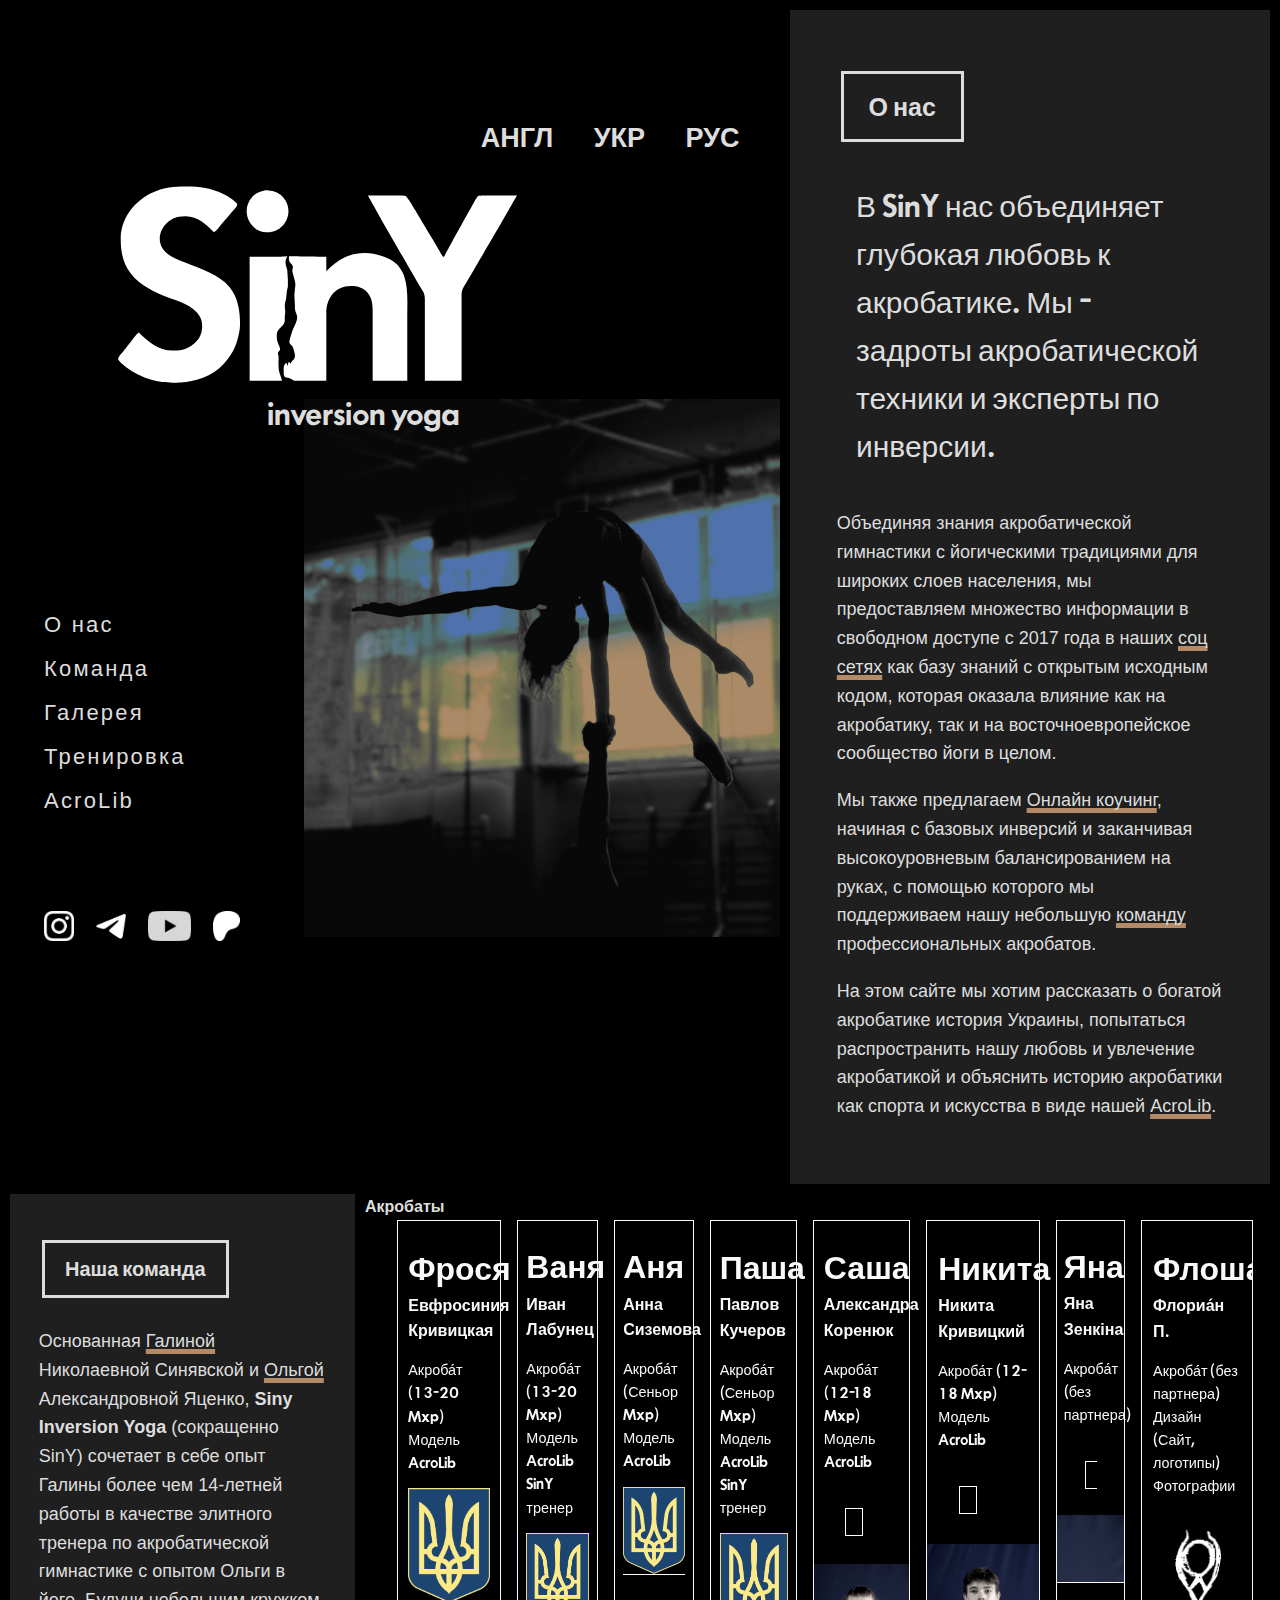
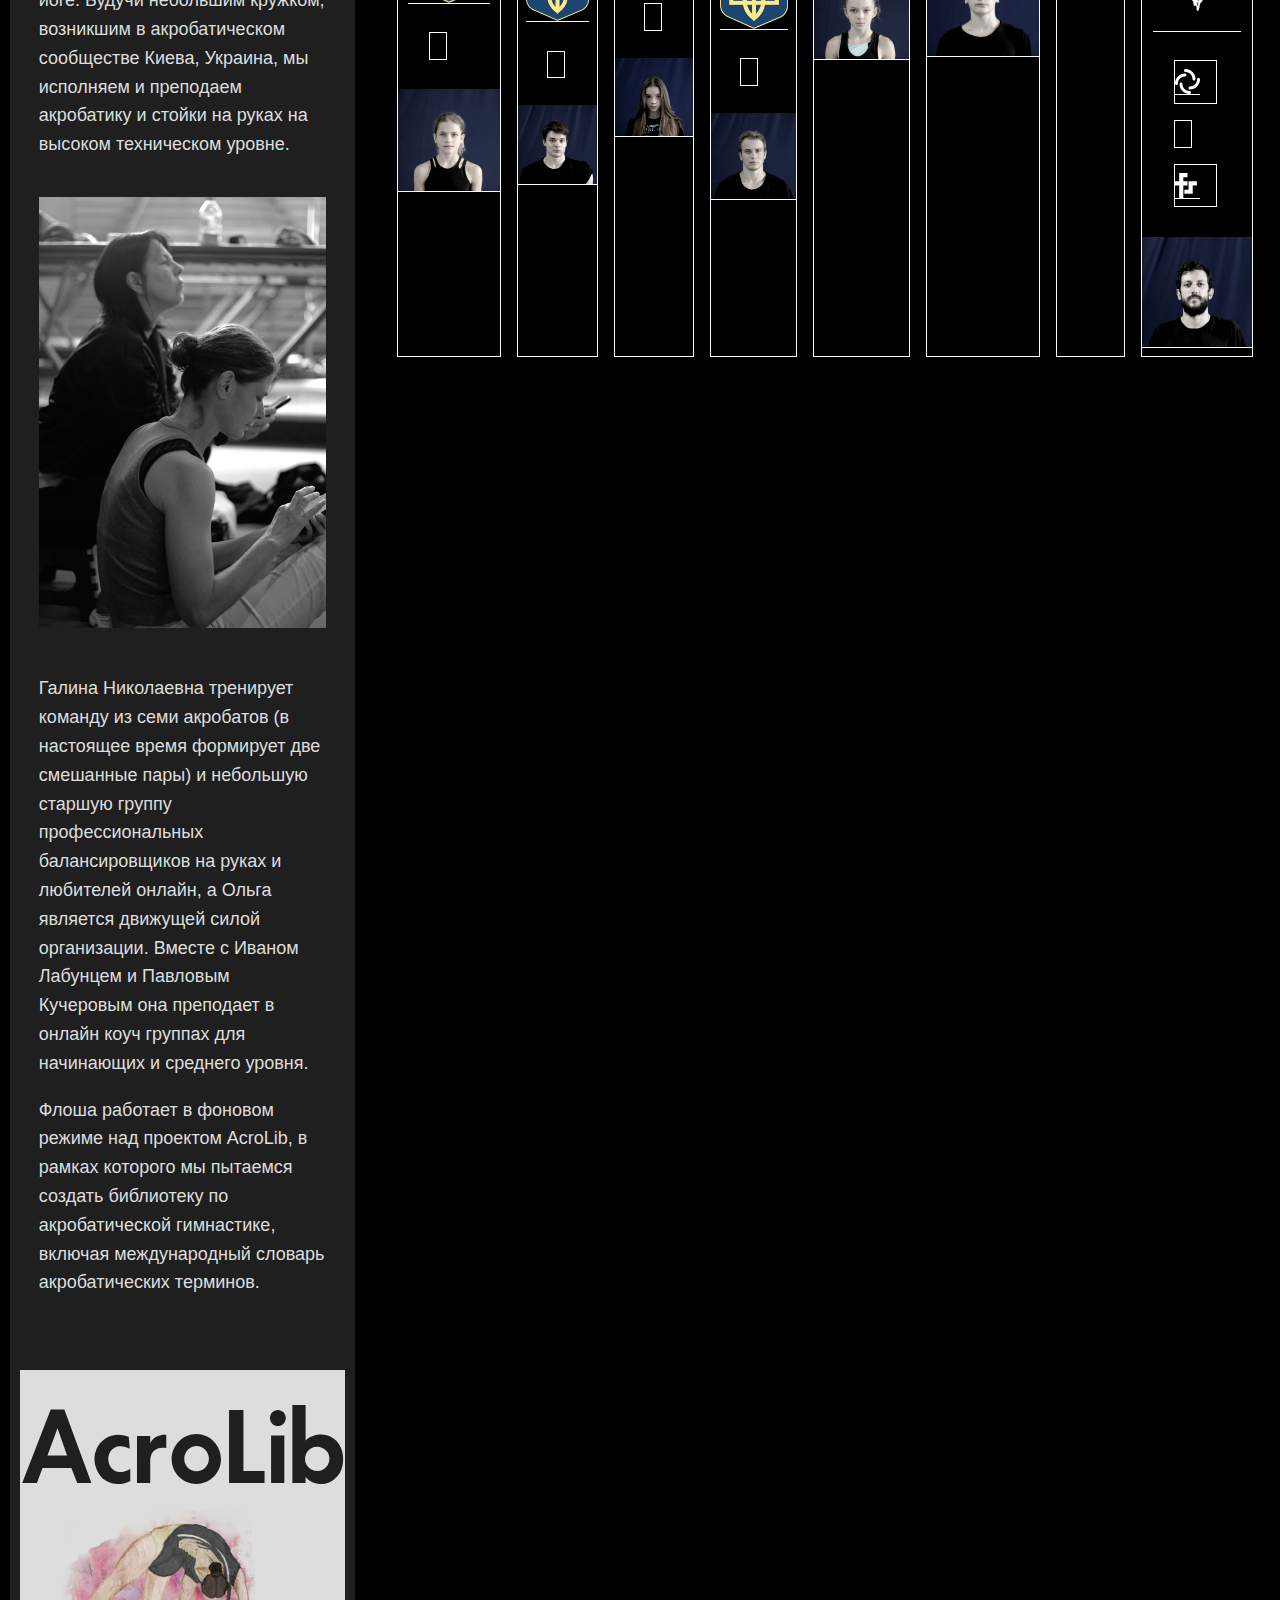
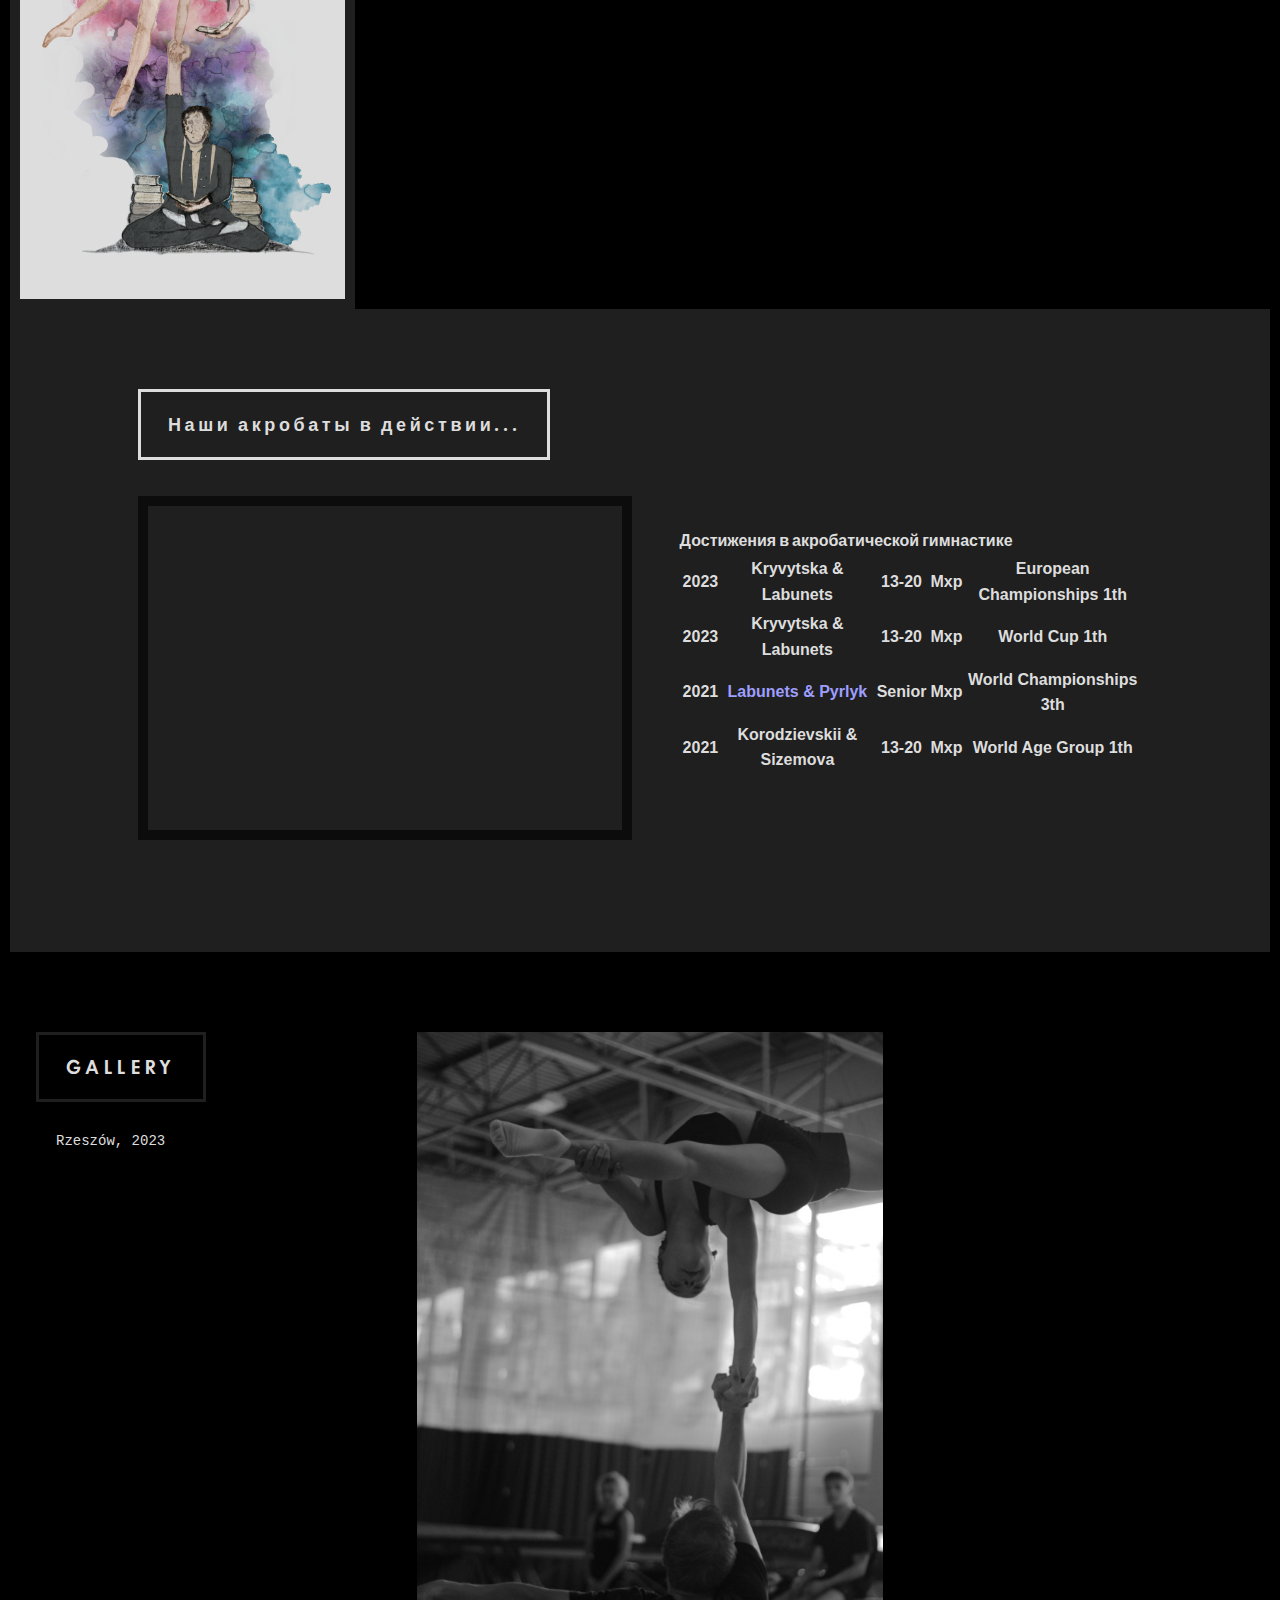
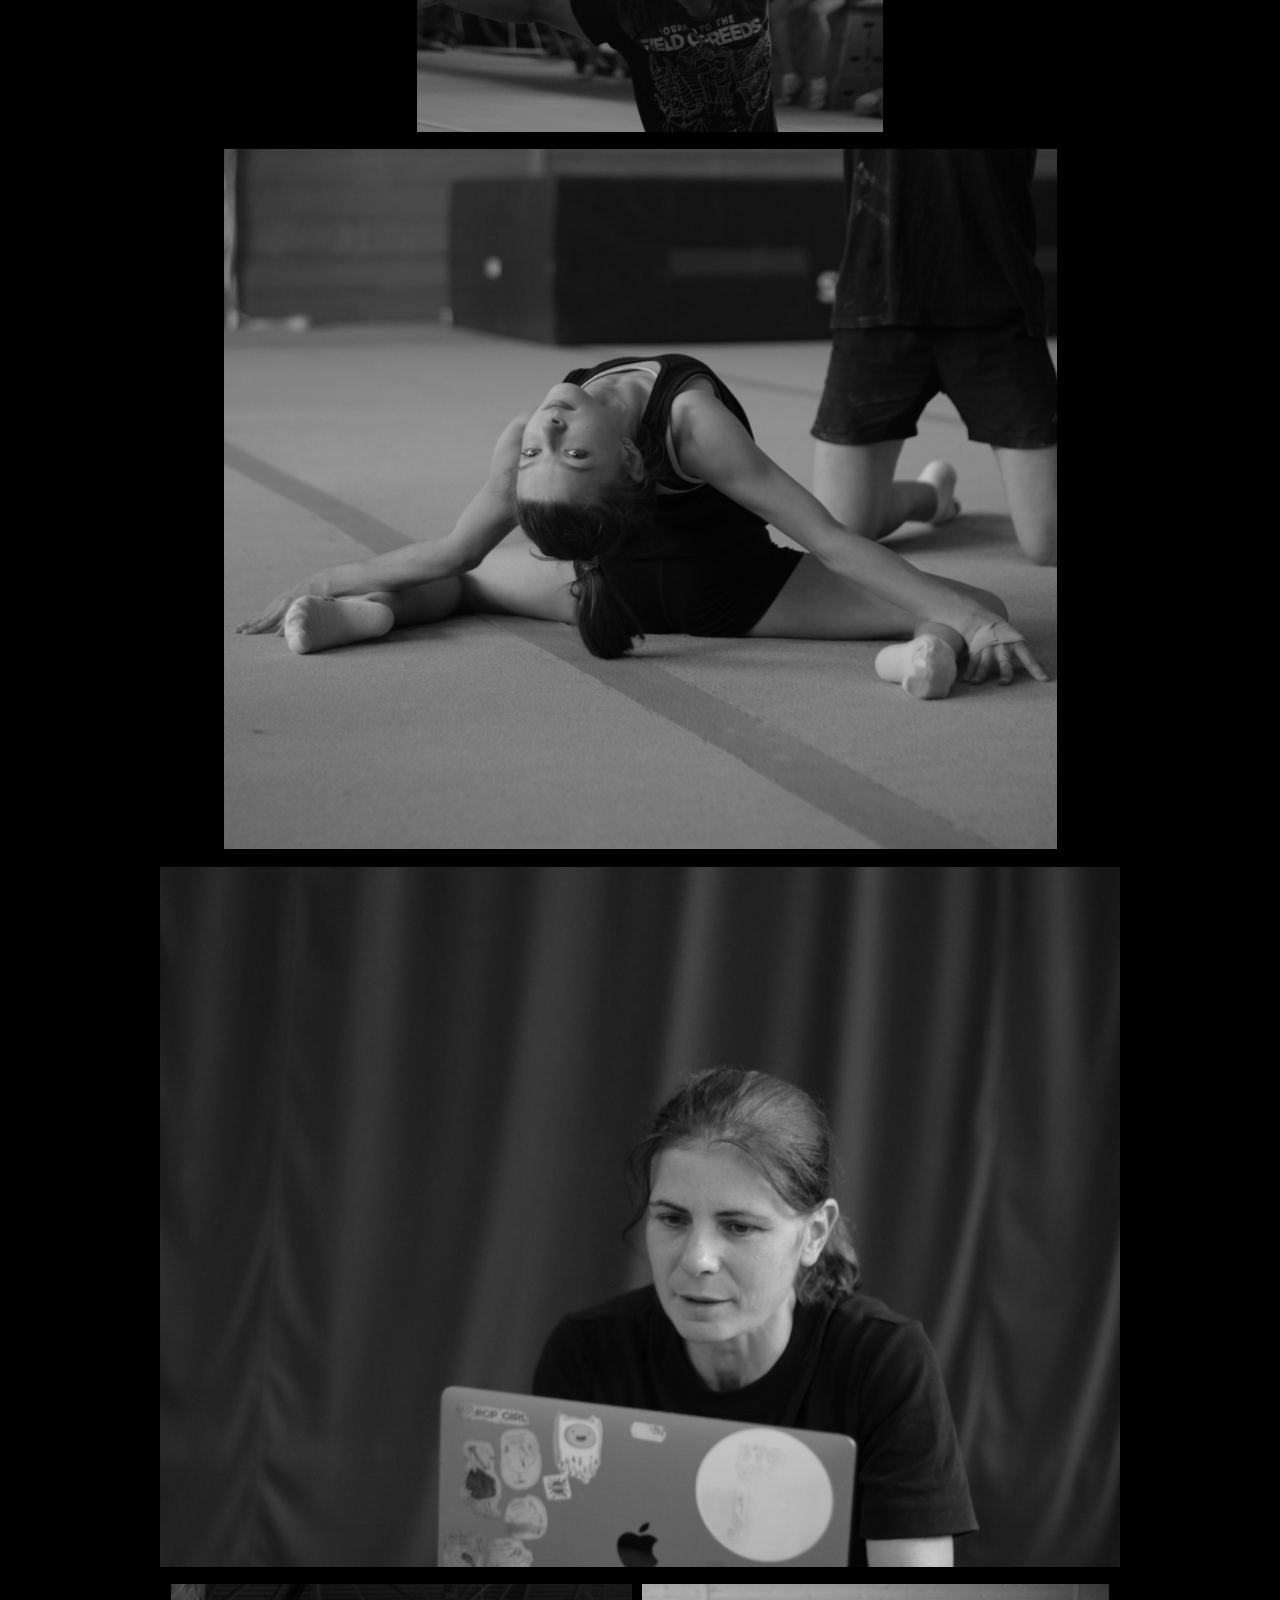
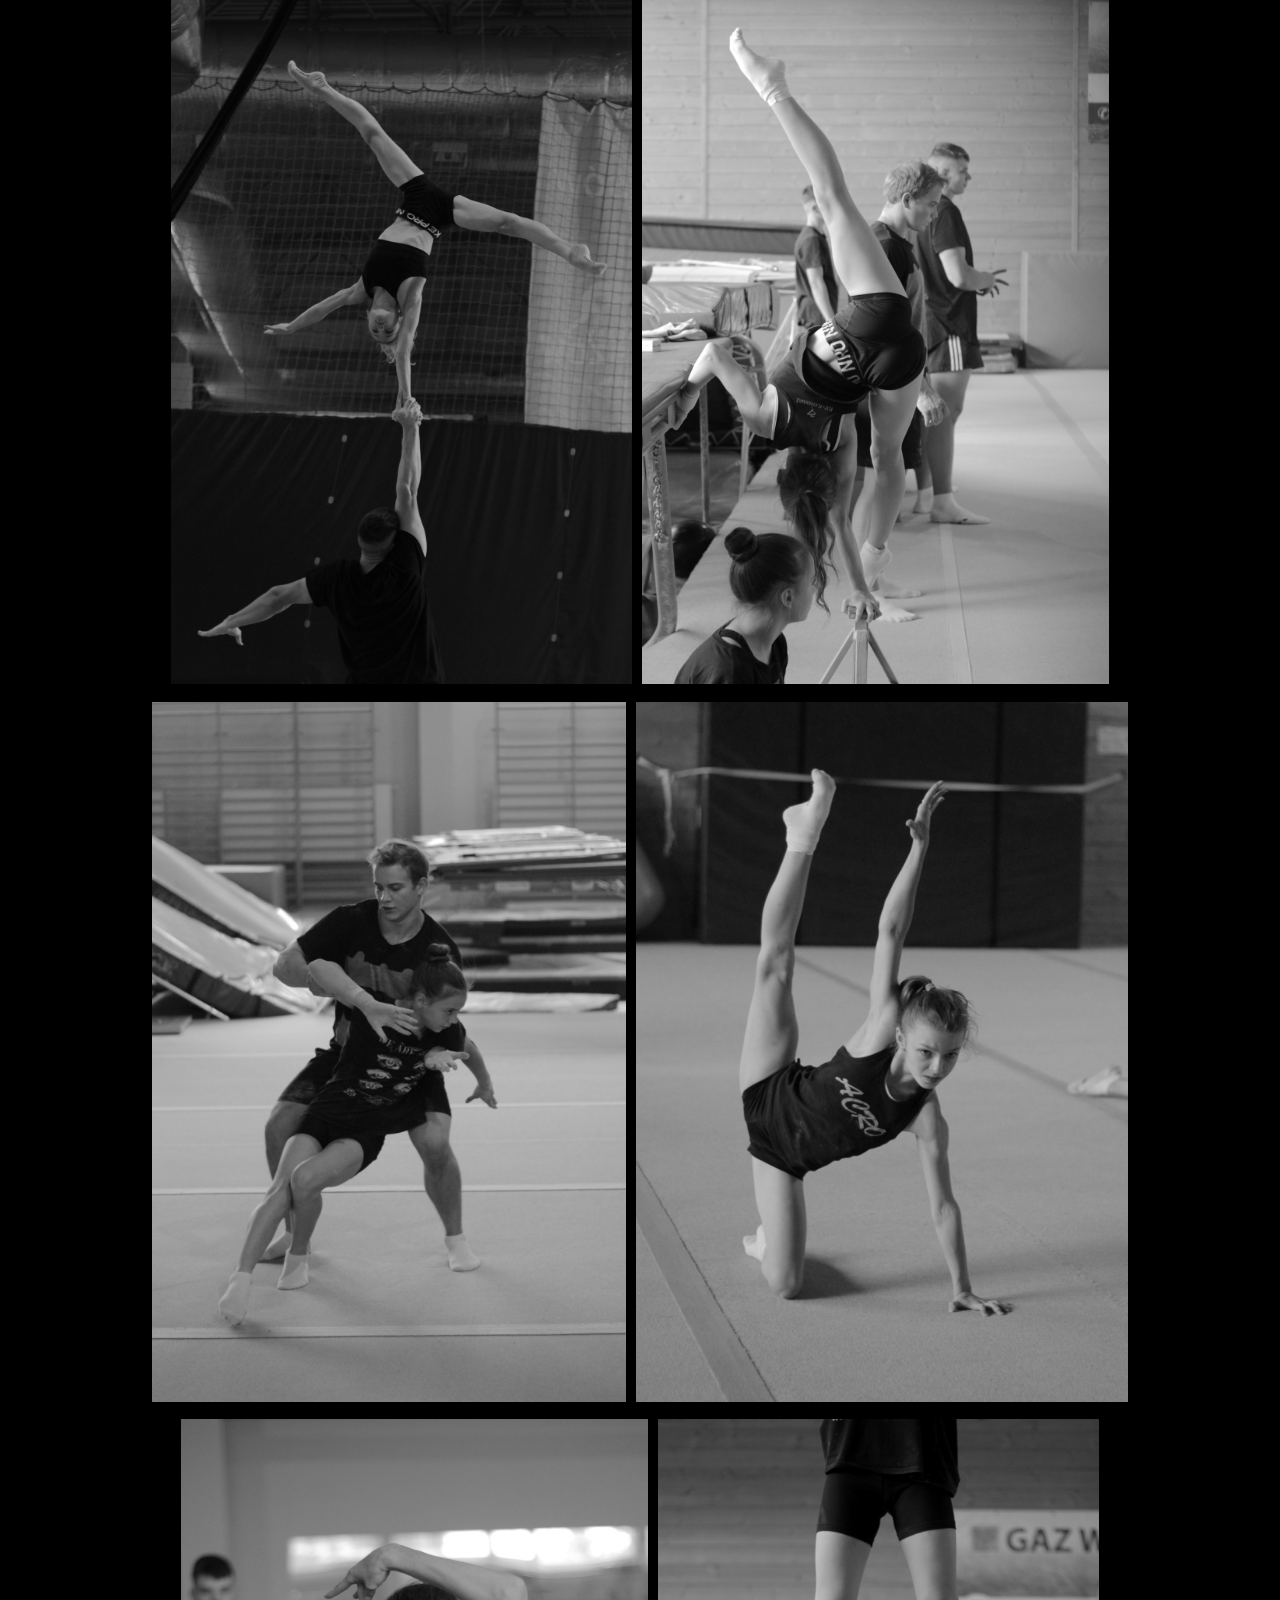
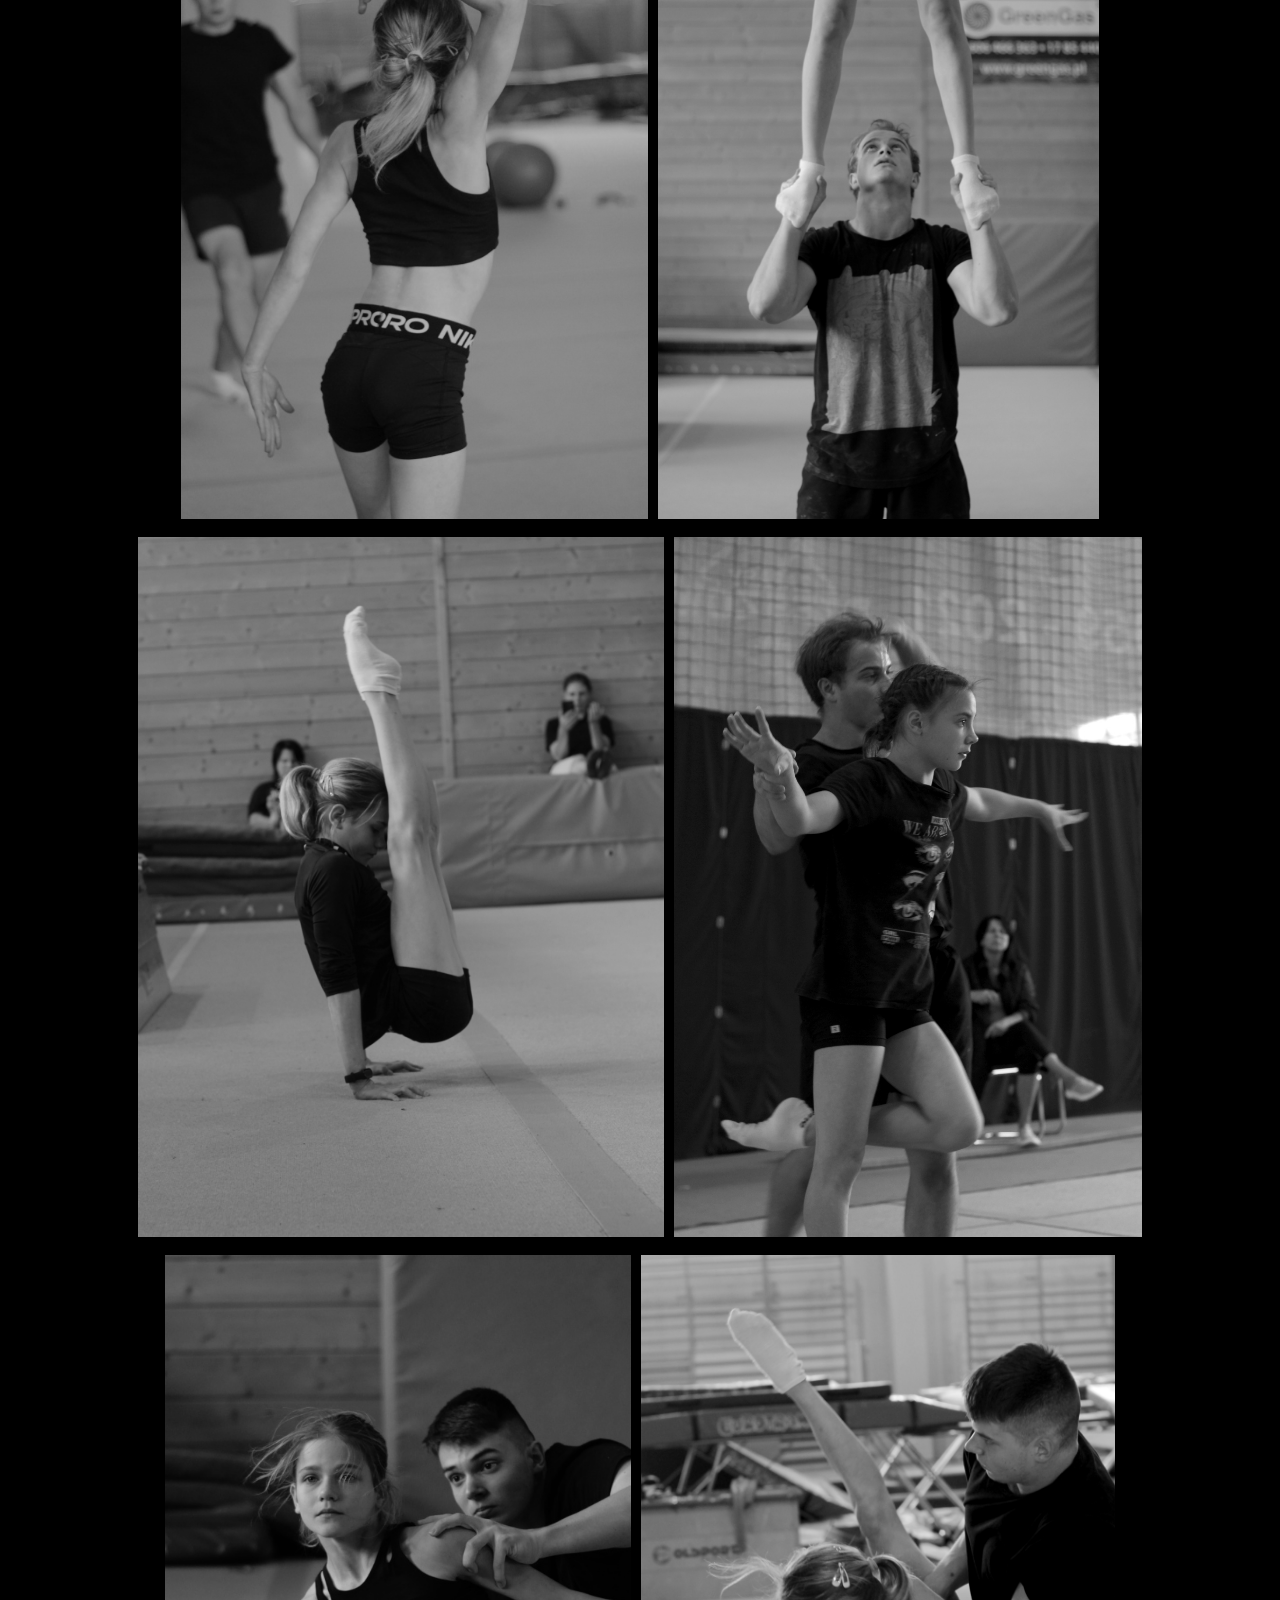
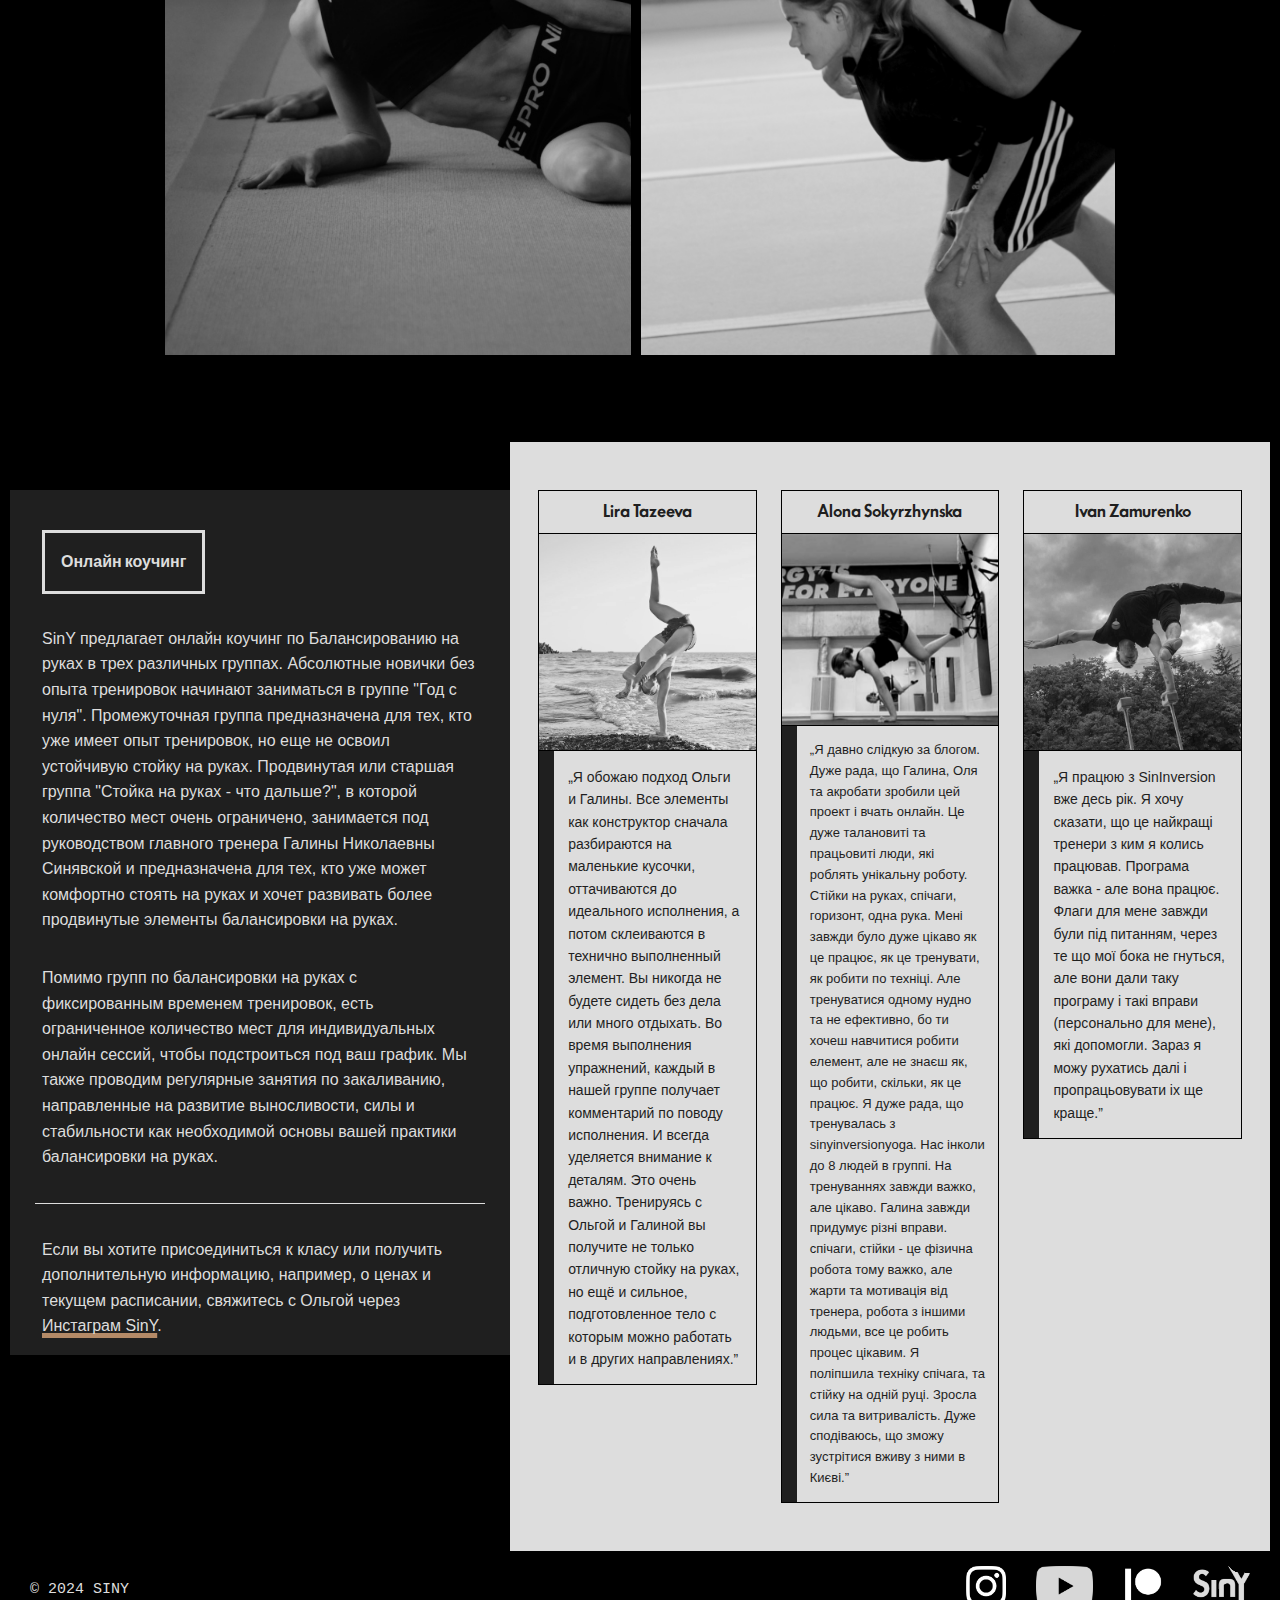
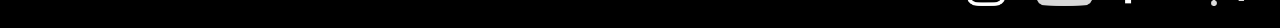
<file: ru.html>
<!doctype html>
<meta charset="utf-8" />
<meta name="viewport" content="width=device-width,initial-scale=1">
<title>SinY Inversion Yoga (РУС)</title>
<link rel="stylesheet" href="styles.css">
<link rel="icon" type="image/x-icon" href="assets/logo/siny.ico" />

<!-- Translated from English to Russian by Flatzer -->

<body>

<header>

  <section class="top">
    <section class="bg-fade">
      <section class="cover">
        <h1><img src="assets/logo/siny.svg"></h1>
        <h2>inversion yoga</h2>
      </section>

        <section class="language">
          <ul>
            <li><a href="/">АНГЛ</a></li>
            <li><a href="ukr.html">УКР</a></li>
            <li><a href="ru.html">РУС</a></li>
          </ul>
        </section>
   
    </section>
    <section class="navi-coverimg">
     <section class="navi">
        <ul>
          <li><a href="#about">О нас</a></li>
          <li><a href="#team">Команда</a></li>
          <li><a href="#gallery">Галерея</a></li>
          <li><a href="#coaching">Тренировка</a></li>
          <li><a href="#acrolib">AcroLib</a></li>
        </ul>
        <ul class="social">
          <li><a href="https://www.instagram.com/sinyinversion_yoga/" target="_blank"><img src="assets/social/Instagram_Glyph_White.png" alt="SinY on Instagram"></a></li>
          <li><a href="" target="_blank"><img src="assets/social/Telegram-Logo-trans.png"></a></li>
          <li><a href="https://www.youtube.com/@sinyinversionyoga8620" target="_blank"><img class="youtube" src="assets/social/yt_icon_mono_white.png" alt="SinY on YouTube"></a></li>
          <li><a href="https://www.patreon.com/Sinyinversion" target="_blank"><img class="patreon" src="assets/social/PATREON_SYMBOL_1_WHITE_RGB.png" alt="SinY on Patreon"></a></li>
        </ul>
      </section>
      <section class="cover-img">
        <img src="assets/siny-h2h-sm.jpg">
      </section>
    </section>
  </section>

  <a id="about"></a>
  <section class="about-siny">
    <h2>О нас</h2>

    <p class="bigtext">В SinY нас объединяет глубокая любовь к акробатике.
      Мы - задроты акробатической техники и эксперты по инверсии.</p>
      
    <p>Объединяя знания акробатической гимнастики с йогическими традициями для широких слоев населения, мы предоставляем множество информации в свободном доступе с 2017 года в наших <a href="https://www.instagram.com/sinyinversion_yoga/" target="_blank">соц сетях</a> как базу знаний с открытым исходным кодом, которая оказала влияние как на акробатику, так и на восточноевропейское сообщество йоги в целом.</p>
      
    <p>Мы также предлагаем <a href="#coaching">Онлайн коучинг</a>, начиная с базовых инверсий и заканчивая высокоуровневым балансированием на руках, с помощью которого мы поддерживаем нашу небольшую <a href="#team">команду</a> профессиональных акробатов.</p>
    
    <p>На этом сайте мы хотим рассказать о богатой акробатике история Украины, попытаться распространить нашу любовь и увлечение акробатикой и объяснить историю акробатики как спорта и искусства в виде нашей <a href="">AcroLib</a>.</p>
  </section>

</header>



<section class="about">
	
  <section class="team-gallery">
	  
    <section class="ourteam">
      <a id="team">
      <section class="team"></a>
        <h3>Наша команда</h3>
          
        <p>Основанная <a href="https://www.instagram.com/galina.sinyavskaya/" target="_blank">Галиной</a> Николаевной Синявской и <a href="https://www.instagram.com/mama_akrobativ/" target="_blank">Ольгой</a> Александровной Яценко, <strong>Siny Inversion Yoga</strong> (сокращенно SinY) сочетает в себе опыт Галины более чем 14-летней работы в качестве элитного тренера по акробатической гимнастике с опытом Ольги в йоге. Будучи небольшим кружком, возникшим в акробатическом сообществе Киева, Украина, мы исполняем и преподаем акробатику и стойки на руках на высоком техническом уровне.</p>
          
        <img class="founders" src="assets/team/Galina-Olya-sm-v1.jpg">
        
        <p>Галина Николаевна тренирует команду из семи акробатов (в настоящее время формирует две смешанные пары) и небольшую старшую группу профессиональных балансировщиков на руках и любителей онлайн, а Ольга является движущей силой организации. Вместе с Иваном Лабунцем и Павловым Кучеровым она преподает в онлайн коуч группах для начинающих и среднего уровня.</p>
  
        <p>Флоша работает в фоновом режиме над проектом AcroLib, в рамках которого мы пытаемся создать библиотеку по акробатической гимнастике, включая международный словарь акробатических терминов.</p>
      </section>
    
      <section class="acrolib">
        <h2>AcroLib</h2>
        <a href="acrolib"><img src="assets/Reading-Acrobats-Refined-Colorised-sm.png"></a>
      </section>
  </section>

  <section class="acrobats">
		 <h2>Акробаты</h2>
	  	<ul>
      		<!--
          <li>
            <h3>Galina Nikolaevna Sinyavskaya</h3>
            <p></p>
            <img src="assets/team/Galina-Olya-sm-v1.jpg">
          </li>
      		<li>
            <h3>Olga Aleksandrovna Yatsenko</h3>
            <p></p>
            <img src="assets/team/Olya-sm.jpg">
          </li>
          -->
      		<li>
            <section>
              <h3>Фрося</h3>
              <h4>Евфросиния Кривицкая</h4>
              <p>
                Акроба́т (13-20 Mxp)<br>
                Модель AcroLib
              </p>
              <img class="crest" src="assets/official/Lesser_Coat_of_Arms_of_Ukraine.png">
              <ul class="social">
                <li>
                  <a href="https://www.instagram.com/fffffffffro/" target="_blank">
                    <img src="assets/social/Instagram_Glyph_White.svg">
                  </a>
                </li>
              </ul>
            </section>
            <img src="assets/team/Frosya-sm.jpg">
          </li>
      		<li>
            <section>
              <h3>Ваня</h3>
              <h4>Иван Лабунец</h4>
              <p> 
                Акроба́т (13-20 Mxp)<br>
                Модель AcroLib<br>
                <!--Master of Sports<br>-->
                SinY тренер
              </p>
              <img class="crest" src="assets/official/Lesser_Coat_of_Arms_of_Ukraine.png">
              <ul class="social">
                <li>
                  <a href="https://www.instagram.com/ivan_labunets/" target="_blank">
                    <img src="assets/social/Instagram_Glyph_White.svg">
                  </a>
                </li>
              </ul>
            </section>
            <img src="assets/team/Ivan-sm.jpg">
          </li>
      		<li>
            <section>
              <h3>Аня</h3>
              <h4>Анна Сиземова</h4>
              <p>
                Акроба́т (Сеньор Mxp)<br>
                Модель AcroLib
              </p>
              <img class="crest" src="assets/official/Lesser_Coat_of_Arms_of_Ukraine.png">
              <ul class="social">
                <li>
                  <a href="https://www.instagram.com/sizemki/" target="_blank">
                    <img src="assets/social/Instagram_Glyph_White.svg">
                  </a>
                </li>
              </ul>
            </section>
            <img src="assets/team/Anya2-sm.jpg">
          </li>
      		<li>
            <section>
              <h3>Паша</h3>
              <h4>Павлов Кучеров</h4>
              <p> 
                Акроба́т (Сеньор Mxp)<br> 
                Модель AcroLib<br>
                SinY тренер
              </p>
              <img class="crest" src="assets/official/Lesser_Coat_of_Arms_of_Ukraine.png">
              <ul class="social">
                <li>
                  <a href="https://www.instagram.com/pavlo.kucherov13/" target="_blank">
                    <img src="assets/social/Instagram_Glyph_White.svg">
                  </a>
                </li>
              </ul>
            </section>
            <img src="assets/team/Pasha-sm.jpg"></li>
      		<li>
            <section>
              <h3>Саша</h3>
              <h4>Александра Коренюк</h4>
              <p> 
                Акроба́т (12-18 Mxp)<br>
                Модель AcroLib
              </p>
              <ul class="social">
                <li>
                  <a href="https://www.instagram.com/koreniuk.s/" target="_blank">
                    <img src="assets/social/Instagram_Glyph_White.svg">
                  </a>
                </li>
              </ul>
            </section>
            <img src="assets/team/Sasha-sm.jpg">
          </li>
      		<li>
            <section>
              <h3>Никита</h3>
              <h4>Никита Кривицкий</h4>
              <p> 
                Акроба́т (12-18 Mxp)<br>
                Модель AcroLib
              </p>
              <ul class="social">
                <li>
                  <a href="https://www.instagram.com/nikitman.man/" target="_blank">
                    <img src="assets/social/Instagram_Glyph_White.svg">
                  </a>
                </li>
              </ul>
            </section>
            <img src="assets/team/Nikita-sm.jpg">
          </li>
        <!--  <li>
            <section>
              <h3>Olya</h3>
              <h4>Olga Aleksandrovna Yatsenko</h4>
              <p>
                SinY Coach<br>
                Организация<br>
                Автор & куратор
              </p>
            </section>
            <img src="assets/team/Olya-sm.jpg">
          </li> -->
          <li>
            <section>
              <h3>Яна</h3>
              <h4>Яна Зенкіна</h4>
              <p>
                Акроба́т<br>
                (без партнера)
              </p>
              <ul class="social">
                <li>
                  <a href="https://www.instagram.com/zenkina_hgt_7/" target="_blank">
                    <img src="assets/social/Instagram_Glyph_White.svg">
                  </a>
                </li>
              </ul>
            </section>
            <img src="assets/team/Jana-Placeholder-sm.jpg">
          </li>
      		<li class="flosh">
            <section>
              <h3>Флоша</h3>
              <h4>Флориа́н П.</h4>
              <p> 
                Акроба́т (без партнера)<br>
                Дизайн (Сайт, логотипы)<br> 
                Фотографии
              </p>
              <a href="https://flosh.in/" target="_blank">
                <img class="sign" src="assets/social/flosha-sign.png">
              </a>
              <ul class="social">
                <li>
                  <a href="https://matrix.to/#/@floshin:matrix.org" target="_blank">
                    <img src="assets/social/element_white.svg">
                  </a>
                </li>
                <li>
                  <a href="https://www.instagram.com/flosha.acro/" target="_blank">
                    <img src="assets/social/Instagram_Glyph_White.svg">
                  </a>
                </li>
                <li>
                  <a href="https://fsoci.al/" target="_blank">
                    <img src="assets/social/fsocial-mark-bright.svg">
                  </a>
                </li>
              </ul>
            </section>
            <img src="assets/team/Flosha-sm2.jpg">
          </li>
      	</ul>
	  </section>
  </section>
</section>


<section class="history">
  <h2>Наши акробаты в действии...</h2>
  <section class="history-wrapper">
    <div class="videoscaler">
      <iframe class="video" src="https://www.youtube.com/embed/eHRisag4vd8" title="Ivan & Frosya (UKR) - European Champions 2023" frameborder="0" allow="accelerometer; autoplay; clipboard-write; encrypted-media; gyroscope; picture-in-picture" allowfullscreen></iframe>
    </div>
    <div class="achievements">
      <h3>Достижения в акробатической гимнастике</h3>
      <table>
        <tr>
          <th>2023</th>
          <th>Kryvytska & Labunets</th>
          <th>13-20</th>
          <th>Mxp</th>
          <th>European Championships 1th</th>
        </tr>
        <tr>
          <th>2023</th>
          <th>Kryvytska & Labunets</th>
          <th>13-20</th>
          <th>Mxp</th>
          <th>World Cup 1th</th>
        </tr>
        <tr>
          <th>2021</th>
          <th><a href="https://www.youtube.com/watch?v=a6M783c8U80" target="_blank">Labunets & Pyrlyk</a></th>
          <th>Senior</th>
          <th>Mxp</th>
          <th>World Championships 3th</th>
        </tr>
        <tr>
          <th>2021</th>
          <th>Korodzievskii & Sizemova</th>
          <th>13-20</th>
          <th>Mxp</th>
          <th>World Age Group 1th</th>
        </tr>
      </table>
    </div>
  </section>
</section>

<!-- width="1024" height="576" -->

<a id="gallery">
  <section class="gallery"></a>
    <section>
      <h2>Gallery</h2>
      <p>Rzeszów, 2023</p>
    </section>
    <figure>
      <img src="assets/gallery/H2H_Anya-Split-Flag-sm.jpg">
    </figure>
    <figure>
      <img src="assets/gallery/Sasha-FrogCobra-bw-sm.jpg">
    </figure>
    <figure>
      <img src="assets/gallery/Olya-Working-sm.jpg">
    </figure>
    <figure>
      <img src="assets/gallery/FroVanyaH2H-sm.jpg">
    </figure>
    <figure>
      <img src="assets/gallery/Sasha-Flag-Self-Spotted-sm.jpg">
    </figure>
    <figure>
      <img src="assets/gallery/Anya-Pasha-Dancing-sm.jpg">
    </figure>
    <figure>
      <img src="assets/gallery/Sasha-Kneeling-Split-Kick-sm.jpg">
    </figure>
    <figure>
      <img src="assets/gallery/IMG_6685-bw-sm.JPG">
    </figure>
    <figure>
      <img src="assets/gallery/AnyaPasha-F2H-Tempo-Frontview-1b-sm.jpg">
    </figure>
    <figure>
      <img src="assets/gallery/Frosya-V-Support-bw-sm.jpg">
    </figure>
    <figure>
      <img src="assets/gallery/Anya-Pasha-Dance-2-sm.jpg">
    </figure>
    <figure>
      <img src="assets/gallery/FrosyaVanyaDancing-Floor-sm.jpg">
    </figure>
    <figure>
      <img src="assets/gallery/IMG_7199-2-sm.JPG">
    </figure>
  </section>

  <section class="coaching">
    <a id="coaching"><section class="coaching-description"></a>
      <h2>Онлайн коучинг</h2>

      <p>SinY предлагает онлайн коучинг по Балансированию на руках в трех различных группах. Абсолютные новички без опыта тренировок начинают заниматься в группе "Год с нуля". Промежуточная группа предназначена для тех, кто уже имеет опыт тренировок, но еще не освоил устойчивую стойку на руках. Продвинутая или старшая группа "Стойка на руках - что дальше?", в которой количество мест очень ограничено, занимается под руководством главного тренера Галины Николаевны Синявской и предназначена для тех, кто уже может комфортно стоять на руках и хочет развивать более продвинутые элементы балансировки на руках.</p>

      <p>Помимо групп по балансировки на руках с фиксированным временем тренировок, есть ограниченное количество мест для индивидуальных онлайн сессий, чтобы подстроиться под ваш график. Мы также проводим регулярные занятия по закаливанию, направленные на развитие выносливости, силы и стабильности как необходимой основы вашей практики балансировки на руках.</p>

      <hr>

      <p>Если вы хотите присоединиться к класу или получить дополнительную информацию, например, о ценах и текущем расписании, свяжитесь с Ольгой через <a href="https://www.instagram.com/sinyinversion_yoga/" target="_blank">Инстаграм SinY</a>.</p>
    </section>
    <section class="testimonials">
      <!--<h3>Testimonials</h3>-->

      <ul>
        <li><h4>Lira Tazeeva</h4>
          <img src="assets/testimonials/Lira.jpg" alt="Picture of Lira Tazeeva">
          <blockquote>Я обожаю подход Ольги и Галины. Все элементы как конструктор сначала разбираются на маленькие кусочки, оттачиваются до идеального исполнения, а потом склеиваются в технично выполненный элемент. Вы никогда не будете сидеть без дела или много отдыхать. Во время выполнения упражнений, каждый в нашей группе получает комментарий по поводу исполнения. И всегда уделяется внимание к деталям. Это очень важно. Тренируясь с Ольгой и Галиной вы получите не только отличную стойку на руках, но ещё и сильное, подготовленное тело с которым можно работать и в других направлениях.</blockquote></li>
        <li><h4>Alona Sokyrzhynska</h4>
          <img src="assets/testimonials/Alona2.jpg" alt="Picture of Alona Sokir">
        <blockquote class="smalltext">Я давно слідкую за блогом. Дуже рада, що Галина, Оля та акробати зробили цей проект і вчать онлайн. Це дуже талановиті та працьовиті люди, які роблять унікальну роботу. Стійки на руках, спічаги, горизонт, одна рука. Мені завжди було дуже цікаво як це працює, як це тренувати, як робити по техніці. Але тренуватися одному нудно та не ефективно, бо ти хочеш навчитися робити елемент, але не знаєш як, що робити, скільки, як це працює. Я дуже рада, що тренувалась з sinyinversionyoga. Нас інколи до 8 людей в группі. На тренуваннях завжди важко, але цікаво. Галина завжди придумує різні вправи. спічаги, стійки - це фізична робота тому важко, але жарти та мотивація від тренера, робота з іншими людьми, все це робить процес цікавим. Я поліпшила техніку спічага, та стійку на одній руці. Зросла сила та витривалість. Дуже сподіваюсь, що зможу зустрітися вживу з ними в Києві.</blockquote></li>
        <li><h4>Ivan Zamurenko</h4>
          <img src="assets/testimonials/Ivan.jpg" alt="Picture of Ivan Zamurenko">
        <blockquote>Я працюю з SinInversion вже десь рік. Я хочу сказати, що це найкращі тренери з ким я колись працював. Програма важка - але вона працює. Флаги для мене завжди були під питанням, через те що мої бока не гнуться, але вони дали таку програму і такі вправи (персонально для мене), які допомогли. Зараз я можу рухатись далі і пропрацьовувати іх ще краще.</blockquote></li>
      </ul>
    </section>
  </section>


  <footer>
    <p>&#169; 2024 SinY</p>
    <ul>
      <li><a href="https://www.instagram.com/sinyinversion_yoga/" target="_blank"><img src="assets/social/Instagram_Glyph_White.png" alt="SinY on Instagram"></a></li>
      <!--<li><a href="" target="_blank"><img src="assets/social/Telegram-Logo-trans.png"></a></li>-->
      <li><a href="https://www.youtube.com/@sinyinversionyoga8620" target="_blank"><img src="assets/social/yt_icon_mono_white.png" alt="SinY on YouTube"></a></li>
      <li><a href="https://www.patreon.com/Sinyinversion" target="_blank"><img  src="assets/social/Digital-Patreon-Logo_White.png" alt="SinY on Patreon"></a></li>
      <li><a href="#top"><img src="assets/logo/NewDraft2b.jpg"></a></li>
    </ul>
  </footer>  

</body>
</file>
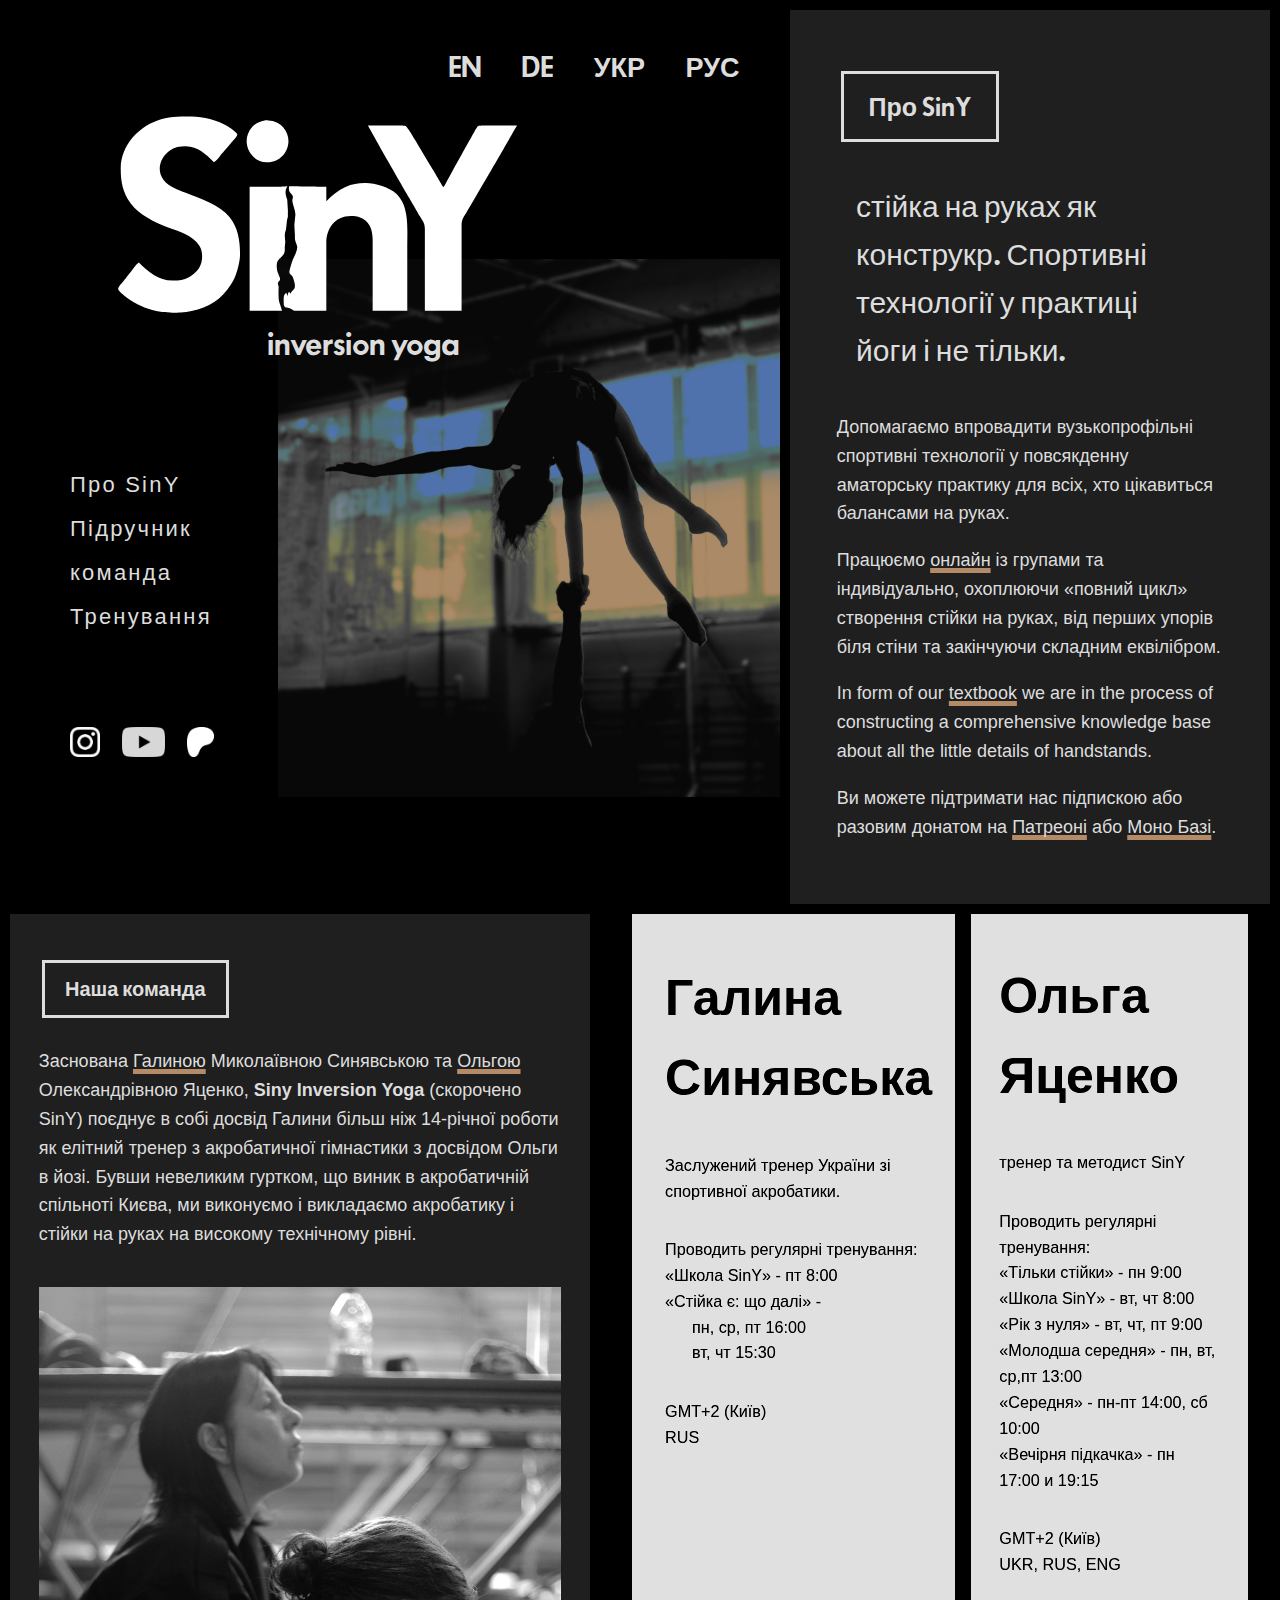
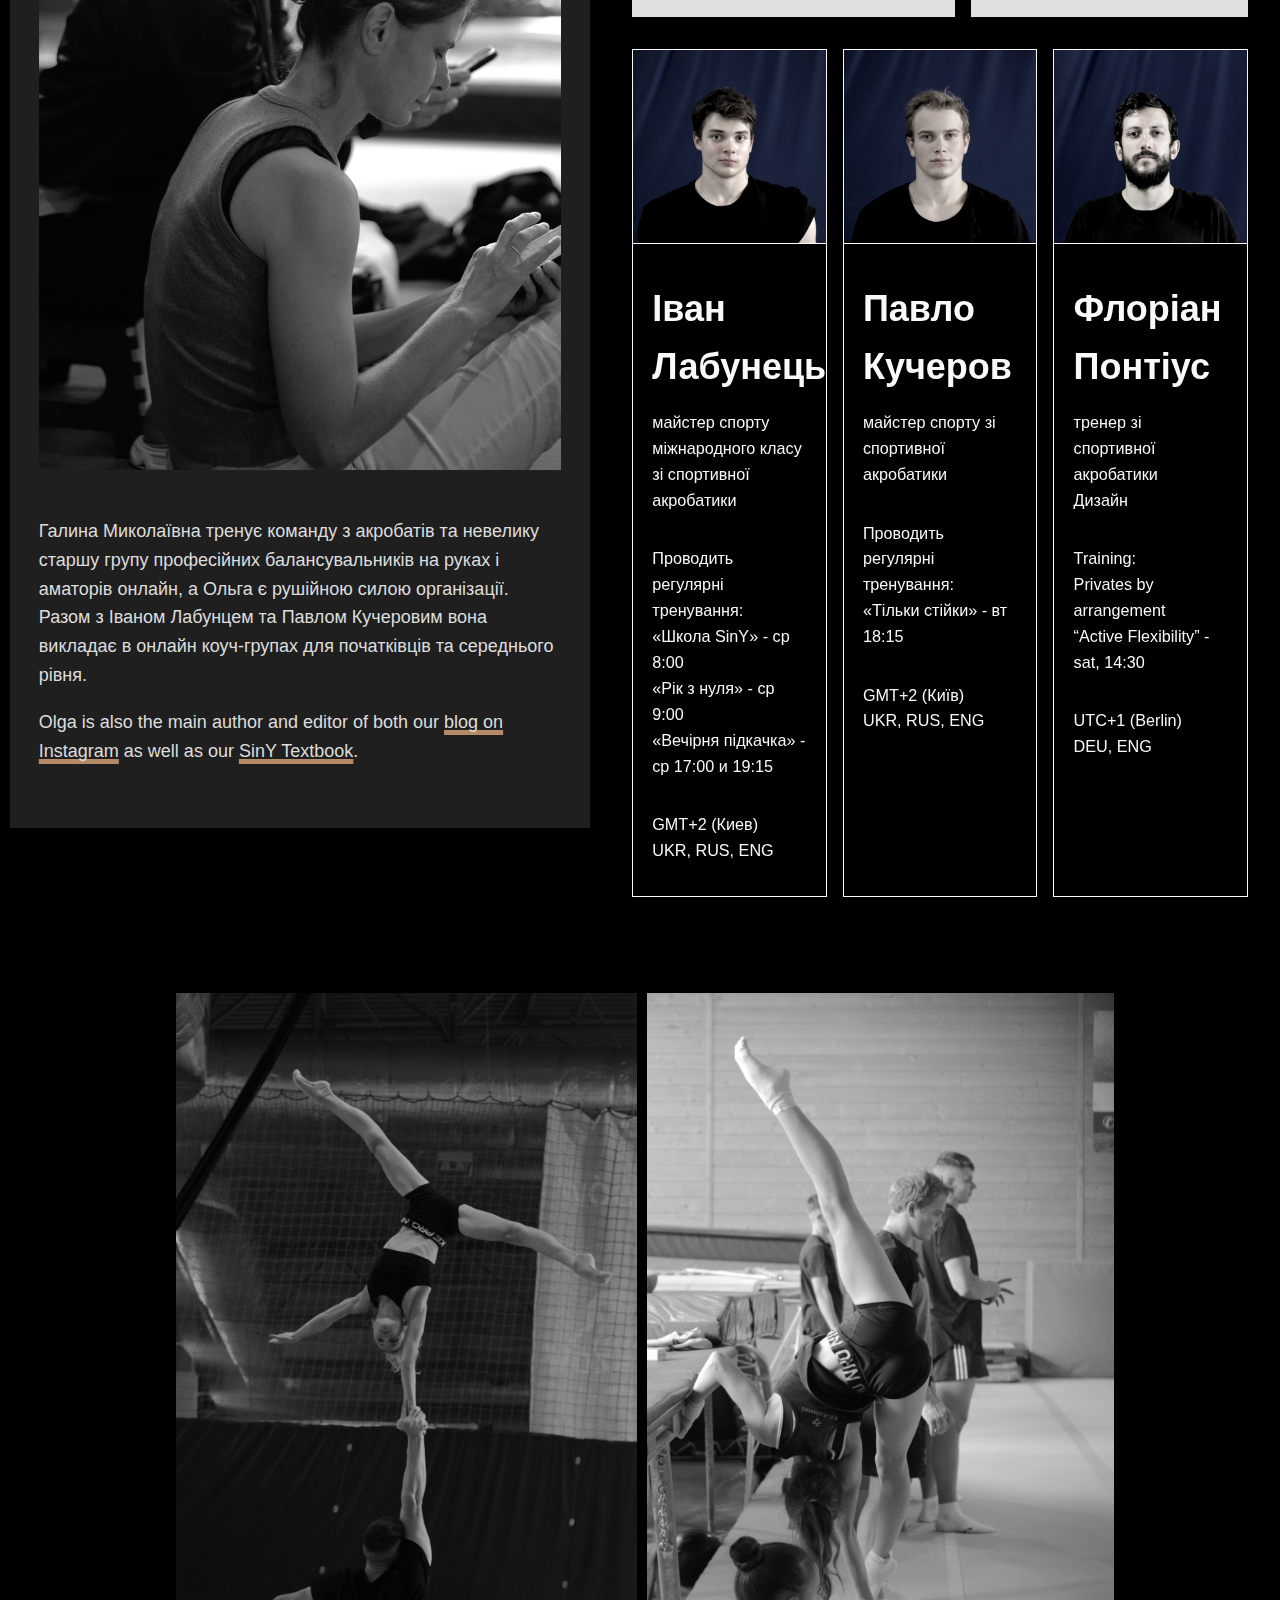
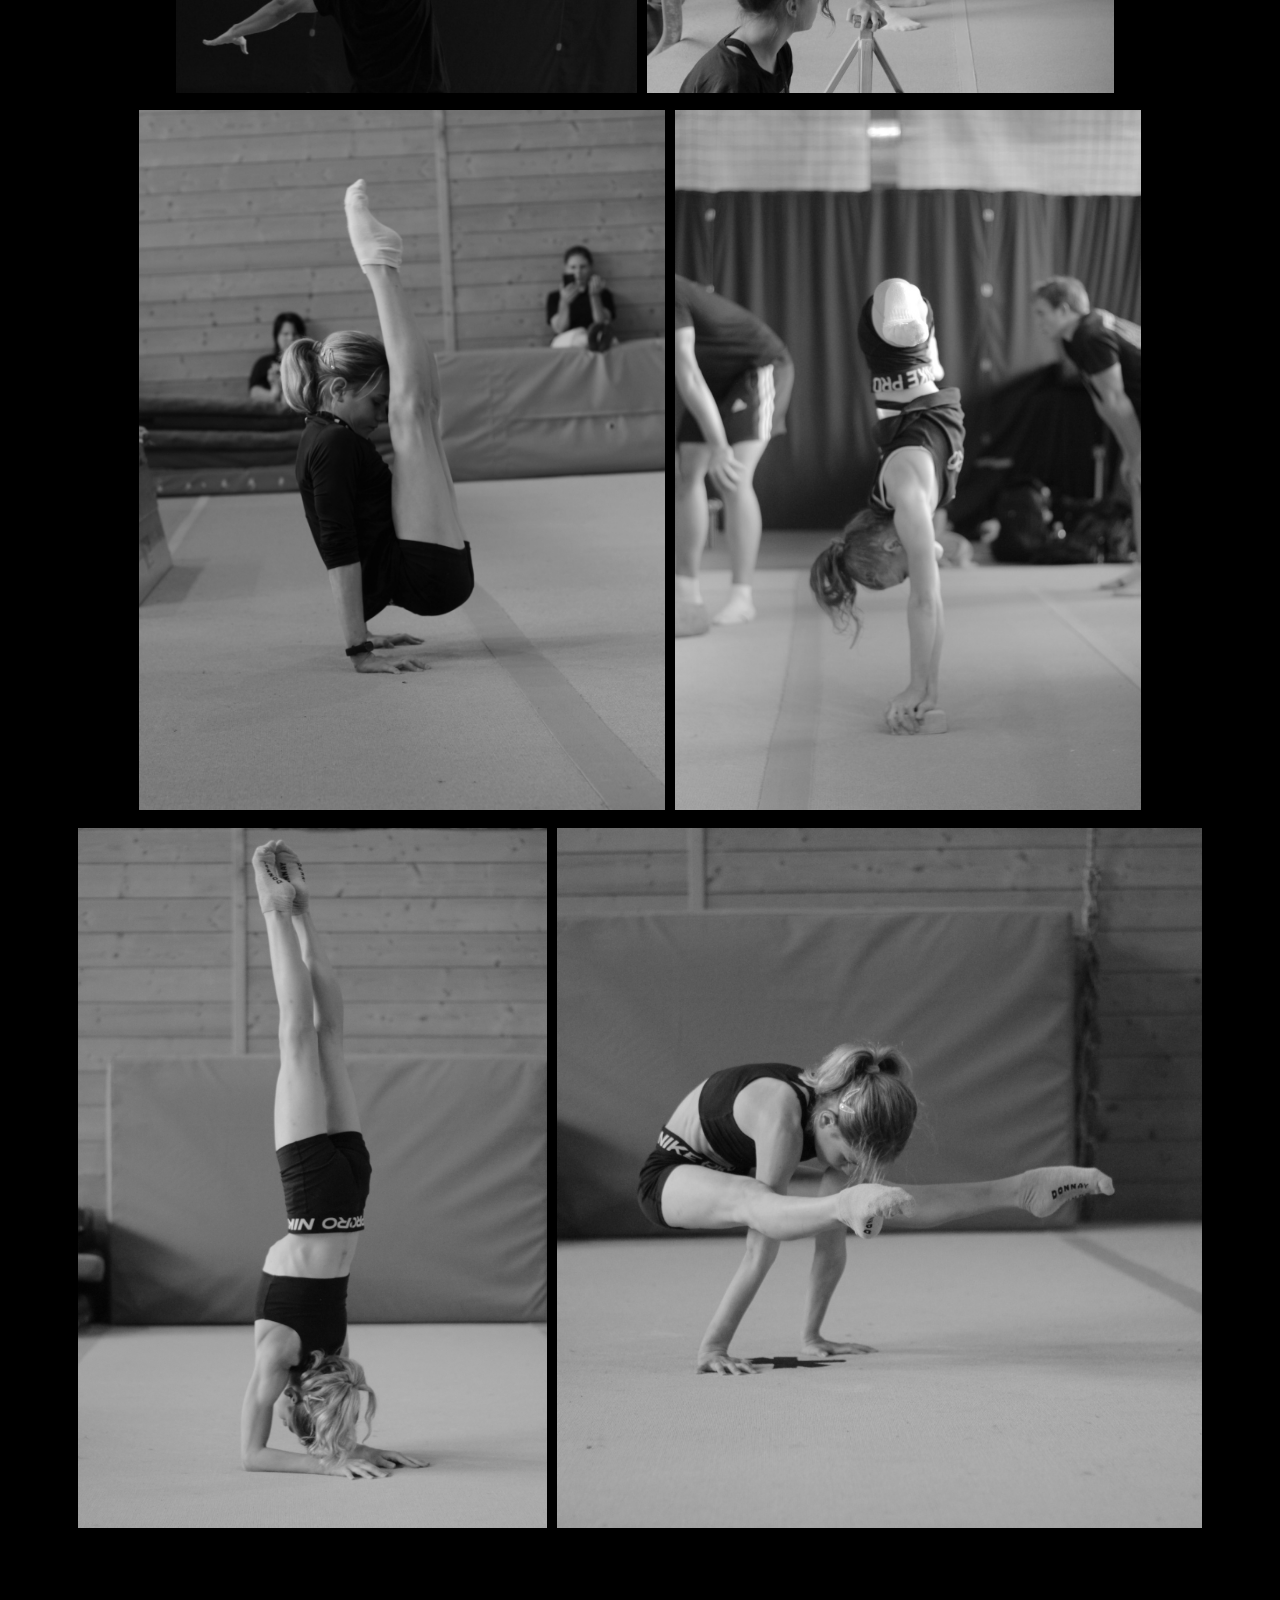
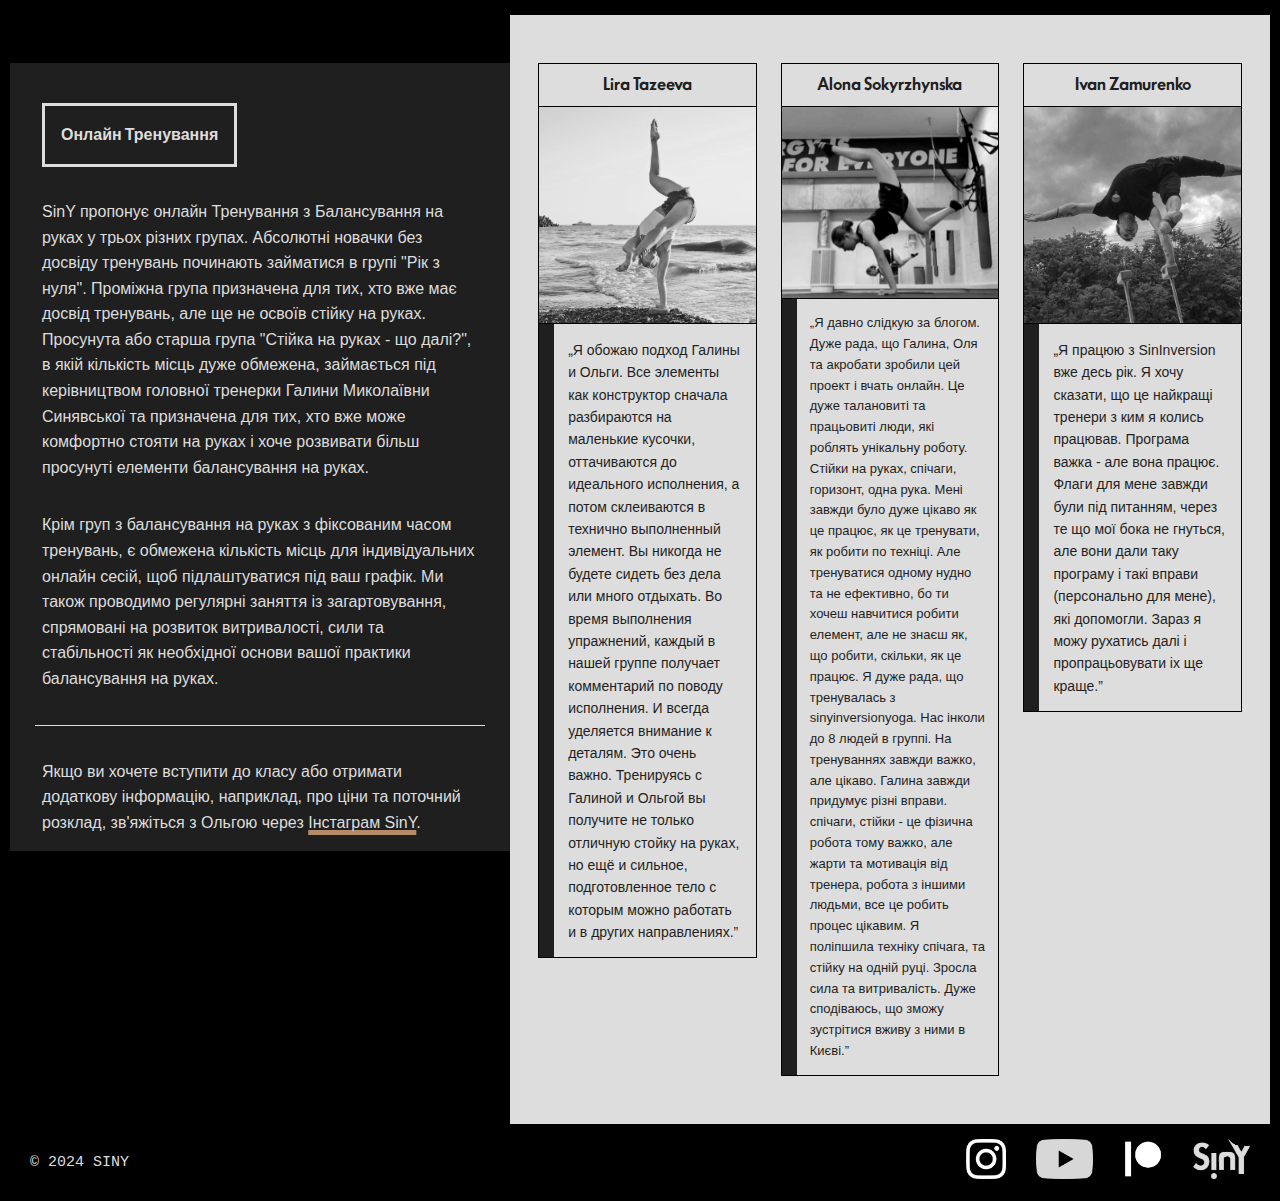
<file: ukr.html>
<!doctype html>
<meta charset="utf-8" />
<meta name="viewport" content="width=device-width,initial-scale=1">
<title>SinY Inversion Yoga (УКР)</title>
<link rel="stylesheet" href="styles.css">
<link rel="icon" type="image/x-icon" href="assets/logo/siny.ico" />

<style>
  .acrobats li>section {
    font-family: Helvetica;
    font-size: 18px;
  }
</style>

<body>

<header>

  <section class="top">
    <section class="bg-fade">
      <section class="cover">
        <h1><img src="assets/logo/siny.svg"></h1>
        <h2>inversion yoga</h2>
      </section>

        <section class="language">
          <ul>
            <li><a href="/">EN</a></li>
            <li><a href="de.html">DE</a></li>
            <li><a href="ukr.html">УКР</a></li>
            <li><a href="ru.html">РУС</a></li>
          </ul>
        </section>
   
    </section>
    <section class="navi-coverimg">
     <section class="navi">
        <ul>
          <li><a href="#about">Про SinY</a></li>
          <li><a href="https://blog.siny.online">Підручник</a></li>
          <li><a href="#team">команда</a></li>
          <li><a href="#coaching">Тренування</a></li>
          <!--<li><a href="https://floshin.github.io/acrolib/">AcroLib</a></li>-->
        </ul>
        <ul class="social">
          <li><a href="https://www.instagram.com/sinyinversion_yoga/" target="_blank"><img src="assets/social/Instagram_Glyph_White.png" alt="SinY on Instagram"></a></li>
          <!--<li><a href="" target="_blank"><img src="assets/social/Telegram-Logo-trans.png"></a></li>-->
          <li><a href="https://www.youtube.com/@sinyinversionyoga8620" target="_blank"><img class="youtube" src="assets/social/yt_icon_mono_white.png" alt="SinY on YouTube"></a></li>
          <li><a href="https://www.patreon.com/Sinyinversion" target="_blank"><img class="patreon" src="assets/social/PATREON_SYMBOL_1_WHITE_RGB.png" alt="SinY on Patreon"></a></li>
        </ul>
      </section>
      <section class="cover-img">
        <img src="assets/siny-h2h-sm.jpg">
      </section>
    </section>
  </section>

  <a id="about"></a>
  <section class="about-siny">
    <h2>Про SinY</h2>

    <p class="bigtext">стійка на руках як конструкр. Спортивні технології у практиці йоги і не тільки.</p>
        
    <p>Допомагаємо впровадити вузькопрофільні спортивні технології у повсякденну аматорську практику для всіх, хто цікавиться балансами на руках.</p>

    <p>Працюємо <a href="#coaching">онлайн</a> із групами та індивідуально, охоплюючи «повний цикл» створення стійки на руках, від перших упорів біля стіни та закінчуючи складним еквілібром.</p>

    <p>In form of our <a href="https://blog.siny.online">textbook</a> we are in the process of constructing a comprehensive knowledge base about all the little details of handstands.</p>

    <p>Ви можете підтримати нас підпискою або разовим донатом на <a href="https://www.patreon.com/Sinyinversion" target="_blank">Патреоні</a> або <a href="https://base.monobank.ua/7tktqFGxcSCVm9" target="_blank">Моно Базі</a>.</p>

  </section>

</header>

<section class="about">
	
  <section class="team-gallery">
    
    <section class="ourteam">
      <a id="team">
      <section class="team"></a>
        <h3>Наша команда</h3>
        
        <p>Заснована <a href="https://www.instagram.com/galina.sinyavskaya/" target="_blank">Галиною</a> Миколаївною Синявською та <a href="https://www.instagram.com/mama_akrobativ/" target="_blank">Ольгою</a> Олександрівною Яценко, <strong>Siny Inversion Yoga</strong> (скорочено SinY) поєднує в собі досвід Галини більш ніж 14-річної роботи як елітний тренер з акробатичної гімнастики з досвідом Ольги в йозі. Бувши невеликим гуртком, що виник в акробатичній спільноті Києва, ми виконуємо і викладаємо акробатику і стійки на руках на високому технічному рівні.</p> 
        
        <img class="founders" src="assets/team/Galina-Olya-sm-v1.jpg">
      
        <p>Галина Миколаївна тренує команду з акробатів та невелику старшу групу професійних балансувальників на руках і аматорів онлайн, а Ольга є рушійною силою організації. Разом з Іваном Лабунцем та Павлом Кучеровим вона викладає в онлайн коуч-групах для початківців та середнього рівня.</p>

        <p>Olga is also the main author and editor of both our <a href="https://www.instagram.com/sinyinversion_yoga/" target="_blank">blog on Instagram</a> as well as our <a href="https://blog.siny.online" target="_blank">SinY Textbook</a>.</p>
      </section>

      <!--<section class="acrolib">
        <h2>AcroLib</h2>
        <a href="https://floshin.github.io/acrolib/">
          <img src="assets/Reading-Acrobats-Refined-Colorised-sm.png">
        </a>
      </section>-->
    </section>

    <section class="acrobats">

      <ul class="founders">
        <li>
          <section>
            <h3>Галина Синявська</h3>
            <p>Заслужений тренер України зі спортивної акробатики.</p>

            <p>Проводить регулярні тренування:<br>
              «Школа SinY» - пт 8:00<br>                
              «Стійка є: що далі» -<br>
              &nbsp;&nbsp;&nbsp;&nbsp;&nbsp; пн, ср, пт 16:00<br> 
              &nbsp;&nbsp;&nbsp;&nbsp;&nbsp; вт, чт 15:30</p>
              
              <p>GMT+2 (Київ)<br>
              RUS</p>
            </section>
        </li>
        <li>
          <section>
            <h3>Ольга Яценко</h3>
            <p>тренер та методист SinY</p>

            <p>Проводить регулярні тренування:<br>
            «Тільки стійки» - пн 9:00<br>    
            «Школа SinY» - вт, чт 8:00<br>
            «Рік з нуля» - вт, чт, пт 9:00<br>  
            «Молодша середня» - пн, вт, ср,пт 13:00<br>
            «Середня» - пн-пт 14:00, сб 10:00<br>
            «Вечірня підкачка» - пн 17:00 и 19:15</p>
            
            <p>GMT+2 (Київ)<br>
            UKR, RUS, ENG</p>
          </section>
        </li>
      </ul>

      <ul>
        <li>
          <img src="assets/team/Ivan-sm.jpg">
          <section>
            <h3>Іван Лабунець</h3>
            <p>майстер спорту міжнародного класу зі спортивної акробатики</p>

            <p>Проводить регулярні тренування:<br>
            «Школа SinY» - ср 8:00<br>
            «Рік з нуля» - ср 9:00<br>
            «Вечірня підкачка» - ср 17:00 и 19:15<br>
            
            <p>GMT+2 (Киев)<br>
            UKR, RUS, ENG</p>

          <!--  <ul class="social">
              <li>
                <a href="https://www.instagram.com/ivan_labunets/" target="_blank">
                  <img src="assets/social/Instagram_Glyph_White.svg">
                </a>
              </li>
            </ul>  -->
          </section>
        </li>
        <li>
          <img src="assets/team/Pasha-sm.jpg">
          <section>
            <h3>Павло Кучеров</h3>
            <p>майстер спорту зі спортивної акробатики</p>

            <p>Проводить регулярні тренування:<br>                 
            «Тільки стійки» - вт 18:15<br>
            
            <p>GMT+2 (Київ)<br>
            UKR, RUS, ENG
            </p>
          <!-- <ul class="social">
              <li>
                <a href="https://www.instagram.com/pavlo.kucherov13/" target="_blank">
                  <img src="assets/social/Instagram_Glyph_White.svg">
                </a>
              </li>
            </ul> -->
          </section>
        </li>
        <li>
          <img src="assets/team/Flosha-sm2.jpg">
          <section>
            <h3>Флоріан Понтіус</h3>
            <p> 
              тренер зі спортивної акробатики<br>
              Дизайн<br>

              <p>Training:<br>
              Privates by arrangement<br>
              “Active Flexibility” - sat, 14:30 

              <p>UTC+1 (Berlin)<br>
              DEU, ENG
            </p>
            <!--
            <a href="https://flosh.in/" target="_blank">
              <img class="sign" src="assets/social/flosha-sign.png">
            </a>
            <ul class="social">
              <li>
                <a href="https://matrix.to/#/@floshin:matrix.org" target="_blank">
                  <img src="assets/social/element_white.svg">
                </a>
              </li>
              <li>
                <a href="https://www.instagram.com/flosha.acro/" target="_blank">
                  <img src="assets/social/Instagram_Glyph_White.svg">
                </a>
              </li>
              <li>
                <a href="https://fsoci.al/" target="_blank">
                  <img src="assets/social/fsocial-mark-bright.svg">
                </a>
              </li>
            </ul>-->
          </section>
        </li>
    </ul>
    </section>
  </section>
</section>

<a id="gallery">
  <section class="gallery"></a>
    <figure>
      <img src="assets/gallery/FroVanyaH2H-sm.jpg">
    </figure>
    <figure>
      <img src="assets/gallery/Sasha-Flag-Self-Spotted-sm.jpg">
    </figure>
    <figure>
      <img src="assets/gallery/Frosya-V-Support-bw-sm.jpg">
    </figure>
    <figure>
      <img src="assets/gallery/Sasha-2on1-Handstand-Blocks-sm.jpg">
    </figure>
    <figure>
      <img src="assets/gallery/Frosya-Forearmstand-sm.jpg">
    </figure>
    <figure>
      <img src="assets/gallery/Frosya-Straddle-Support-2-Diagonalview-sm.jpg">
    </figure>
  </section>

  <section class="coaching">
    <a id="coaching"><section class="coaching-description"></a>
      <h2>Онлайн Тренування</h2>

      <p>SinY пропонує онлайн Тренування з Балансування на руках у трьох різних групах. Абсолютні новачки без досвіду тренувань починають займатися в групі "Рік з нуля". Проміжна група призначена для тих, хто вже має досвід тренувань, але ще не освоїв стійку на руках. Просунута або старша група "Стійка на руках - що далі?", в якій кількість місць дуже обмежена, займається під керівництвом головної тренерки Галини Миколаївни Синявської та призначена для тих, хто вже може комфортно стояти на руках і хоче розвивати більш просунуті елементи балансування на руках.</p>

      <p>Крім груп з балансування на руках з фіксованим часом тренувань, є обмежена кількість місць для індивідуальних онлайн сесій, щоб підлаштуватися під ваш графік. Ми також проводимо регулярні заняття із загартовування, спрямовані на розвиток витривалості, сили та стабільності як необхідної основи вашої практики балансування на руках.</p>

      <hr>

      <p>Якщо ви хочете вступити до класу або отримати додаткову інформацію, наприклад, про ціни та поточний розклад, зв'яжіться з Ольгою через <a href="https://www.instagram.com/sinyinversion_yoga/" target="_blank">Інстаграм SinY</a>.</p>
    </section>
    <section class="testimonials">
      <!--<h3>Testimonials</h3>-->

      <ul>
        <li><h4>Lira Tazeeva</h4>
          <img src="assets/testimonials/Lira.jpg" alt="Picture of Lira Tazeeva">
          <blockquote>Я обожаю подход Галины и Ольги. Все элементы как конструктор сначала разбираются на маленькие кусочки, оттачиваются до идеального исполнения, а потом склеиваются в технично выполненный элемент. Вы никогда не будете сидеть без дела или много отдыхать. Во время выполнения упражнений, каждый в нашей группе получает комментарий по поводу исполнения. И всегда уделяется внимание к деталям. Это очень важно. Тренируясь с Галиной и Ольгой вы получите не только отличную стойку на руках, но ещё и сильное, подготовленное тело с которым можно работать и в других направлениях.</blockquote></li>
        <li><h4>Alona Sokyrzhynska</h4>
          <img src="assets/testimonials/Alona2.jpg" alt="Picture of Alona Sokir">
        <blockquote class="smalltext">Я давно слідкую за блогом. Дуже рада, що Галина, Оля та акробати зробили цей проект і вчать онлайн. Це дуже талановиті та працьовиті люди, які роблять унікальну роботу. Стійки на руках, спічаги, горизонт, одна рука. Мені завжди було дуже цікаво як це працює, як це тренувати, як робити по техніці. Але тренуватися одному нудно та не ефективно, бо ти хочеш навчитися робити елемент, але не знаєш як, що робити, скільки, як це працює. Я дуже рада, що тренувалась з sinyinversionyoga. Нас інколи до 8 людей в группі. На тренуваннях завжди важко, але цікаво. Галина завжди придумує різні вправи. спічаги, стійки - це фізична робота тому важко, але жарти та мотивація від тренера, робота з іншими людьми, все це робить процес цікавим. Я поліпшила техніку спічага, та стійку на одній руці. Зросла сила та витривалість. Дуже сподіваюсь, що зможу зустрітися вживу з ними в Києві.</blockquote></li>
        <li><h4>Ivan Zamurenko</h4>
          <img src="assets/testimonials/Ivan.jpg" alt="Picture of Ivan Zamurenko">
        <blockquote>Я працюю з SinInversion вже десь рік. Я хочу сказати, що це найкращі тренери з ким я колись працював. Програма важка - але вона працює. Флаги для мене завжди були під питанням, через те що мої бока не гнуться, але вони дали таку програму і такі вправи (персонально для мене), які допомогли. Зараз я можу рухатись далі і пропрацьовувати іх ще краще.</blockquote></li>
      </ul>
    </section>
  </section>

  <footer>
    <p>&#169; 2024 SinY</p>
    <ul>
      <li><a href="https://www.instagram.com/sinyinversion_yoga/" target="_blank"><img src="assets/social/Instagram_Glyph_White.png" alt="SinY on Instagram"></a></li>
      <!--<li><a href="" target="_blank"><img src="assets/social/Telegram-Logo-trans.png"></a></li>-->
      <li><a href="https://www.youtube.com/@sinyinversionyoga8620" target="_blank"><img src="assets/social/yt_icon_mono_white.png" alt="SinY on YouTube"></a></li>
      <li><a href="https://www.patreon.com/Sinyinversion" target="_blank"><img  src="assets/social/Digital-Patreon-Logo_White.png" alt="SinY on Patreon"></a></li>
      <li><a href="#top"><img src="assets/logo/NewDraft2b.jpg"></a></li>
    </ul>
  </footer>  

</body>
</file>
<file: styles.css>
/* by flosha */

* {
  box-sizing: border-box;
  margin: 0;
}

:root {
  color-scheme: dark;   

  --black: #000;
  --dark: #1f1f1f;
  --light: #dddddd;

  --link: #d6af81;
  --link2: #36676c;

  --ukr-blue: #4f72ac;
  --ukr-yellow: #ddbb83;
}

@font-face{
  font-family: "Futura";
  src: url("assets/fonts/OPTIFuturaDemiBold.otf") format("truetype");
}


/* HEADER */


.about .acrobats ul {
  display: flex;
  flex-wrap: nowrap;
}

header {
  background: var(--dark);
  width: 100%;
  display: flex;
  flex-wrap: nowrap;
  height: 100%;
}

/*
header > * {
  width: calc(100% / 2);
}*/



header .top {
  background: var(--black);
  display: flex;
  flex-wrap: wrap;
  /*max-width: 500px;*/
  overflow: hidden;

}

header .top>section {
  display: flex;
  justify-content: center;
  gap: 4em;
  width: 100%;
}

header .top>section:first-child {
  display: flex;
  flex-direction: column;
}



.cover {
  display: flex;
  flex-direction: column;
  justify-self: center;
  margin-top: -4em;
  margin-bottom: 2em;
  margin-left: 15%;
  z-index: 10;

  width: 500px;
  order: 2;
}

.cover h1 {
  color: var(--light);
}

.cover h2 {
  font-size: 30px;
  color: var(--light);
  padding-left: 150px;
}

.cover-img {
  max-width: 40vw;
  display: flex;
  align-items: flex-start;
  margin-top: -10em;
  margin-bottom: 5em;
  margin-right: -5em;
  z-index: 1;
}

.navi .social {
  display: flex;
  flex: wrap;
  gap: 1em;
  background: none;
  justify-content: flex-start;
}

.navi .social img {
  max-height: 30px;
}

.navi .social img:hover {
  filter: opacity(50%);
}


.bigtext {
  font-size: 30px;
  font-family: "Futura", Helvetica;
  margin: 0 0 0.5em;
}

.smalltext {
  font-size: 13px;
}


.about-siny {
  order: 1;
  background: var(--dark);
  color: var(--light);

  padding: 2em 1em 3em;
  font-size: 18px;
  border: 10px solid var(--black);
}


.about-siny h2, .team h2 {
  display: inline-block;
  font-size: 25px;
  color: var(--light);
  padding: 0.5em 1em;
  margin: 1em 1.3em 1em;
  border: 3px solid var(--light);
}

.about-siny h3, .team h3 {
  display: inline-block;
  font-size: 20px;
  color: var(--light);
  padding: 0.5em 1em;
  margin: 0.5em 1.6em 1em;
  border: 3px solid var(--light);
}

.about-siny p, .team p {
  padding: 0.5em 1.6em;
}


.team {
  background: var(--dark);
  color: var(--light);

  padding: 2em 0 3em;
  font-size: 18px;
}

.team img {
  max-width: 100%;
  padding: 1.6em;
}

.acrolib {
  /*background: url(assets/Reading-Acrobats-Refined-Colorised2.png);
  background-position: 70% 10%;
  background-size: contain;
  background-repeat: no-repeat;*/
  
  order: 1;
  display: flex;
  justify-content: center;
  align-items: center;
  flex-wrap: wrap;
}

.acrolib h2 {
  font-size: 6em;
  font-weight: 700;
  font-family: "Futura", Helvetica, Arial, sans-serif;
  color: var(--dark);
}

.acrolib img {
  max-width: 100%;
  margin-top: -4em;
}



h2 {
  font-size: 25px;
}

.language {
  justify-self: right;
  font-size: 20px;
  font-weight: bold;
  font-family: "Futura", Helvetica, Arial, sans-serif;
  order: 1;
}

.language ul {
  color: var(--light);
  display: flex;
  flex-wrap: wrap;
  flex-direction: row;
  justify-content: space-evenly;
  list-style: none;
  padding: 0;
}

.language ul a {
  color: var(--light);
}

.navi {
  max-width: 200px;
  display: flex;
  justify-content: left;
  flex-direction: column;
  align-items: left;
}

.navi ul {
  list-style: none;
  padding: 0;
  margin: 2em 0;

  font-size: 22px;
  line-height: 2em;
  letter-spacing: 0.1em;
}

.navi a {
  color: var(--light);
}

.navi a:hover, .language a:hover {
  text-decoration: underline;
  text-decoration-thickness: 10px;
  text-decoration-skip-ink: none;
  text-decoration-color: var(--ukr-blue);
  text-underline-offset: -0.3rem;
}

header {
  background-color: var(--black);
  flex-wrap: nowrap;
  flex: 1;
}

.gallery img { filter: saturate(0%); transition: .4s; }



@media only screen
and (min-width : 820px) {

  .about-siny {
    min-width: 500px;
    max-width: 500px;
  }

  .cover img {
    min-width: 400px;
  }

  .gallery img:hover { filter: saturate(100%) contrast(110%) brightness(100%); }


  .navi {
    background: none;
  }

  .language ul {
    font-size: 27px;
    justify-content: right;
    gap: 1.5em;
    margin: 1em 1.5em;
  }

  .gallery {
    padding: 5em 4em;
    overflow: hidden;
    white-space: nowrap;
  }

}

body {
  background: var(--black);
  color: var(--dark);
  font-family: Helvetica, Arial, sans-serif;
  font-size: 16px;
  line-height: 1.6; 
  margin: 0;
  display: flex;
  flex-wrap: wrap;
  flex-direction: row;
  min-width: 0;
}

.light {
  background: var(--light);
  color: var(--dark);
}



.youtube {
  filter: saturate(0%) contrast(100%);
}

.youtube:hover {
  filter: saturate(100%);
}

footer .patreon {
  filter: saturate(0%) brightness(200%);
}

footer .patreon:hover {
  filter: saturate(100%) brightness(100%);
}





/* HEADINGS */

h1, h2, h3, h4, h5, h6 { 
  font-size: inherit; 
  font-family: "Futura", Helvetica;
}


/* FOOTER */

footer {
  order: 3;
  bottom: 0;
  color: var(--light);
  background-color: var(--black);
  font-family: "IBM VGA 8x16", monospace;
  font-size: 15px;
  text-transform: uppercase;
  /*border-top: 2px solid var(--dark);*/
  width: 100%;
  padding: 1em 2em;
  display: flex;
  justify-content: space-between;
  align-items: center;
  justify-items: center; 
}

  footer ul {
    list-style: none;
    display: flex;
    gap: 2em;
  }
  footer img {
    max-height: 40px;
  }

  footer img:hover {
    filter: opacity(50%);
  }
 

  .team-gallery {
    display: flex;
    align-items: flex-start;
  }

  .team-gallery > * {

  }


  @media only screen
  and (min-width : 1024px) {
    
  .team-gallery .ourteam {
    max-width: 600px;
    border-left: 10px solid var(--black);
    border-right: 10px solid var(--black);
  }
}


@media only screen
and (max-width : 1024px) {
  
  .team-gallery .ourteam {
    max-width: 400px;
    border-left: 10px solid var(--black);
    border-right: 10px solid var(--black);
   
  }
  
  .acrobats li {
    padding: 0;
    margin: 0;
  }
    
 
}




.history {
  background: var(--dark);
  padding: 5em 8em 7em;
  width: 100%;
  color: var(--light);
  border-left: 10px solid var(--black);
  border-right: 10px solid var(--black);
}

.history-wrapper {
  display: flex;
  flex: 0;
  align-items: flex-start;
  align-content: flex-start;
  flex-grow: 0;
  gap: 3em;
}

.history h2 {
  display: inline-block;
  letter-spacing: 0.2em;
  font-size: 18px;
  border: 3px solid var(--light);
  padding: 1em 1.5em;
  text-align: center;
  margin-bottom: 2em;
  top: 0;
}

.history h3 {
  margin-top: 2em;

}


iframe {
  filter: saturate(0%) contrast(120%);
}

.videoscaler {
  position: relative;
  width: 60%;
  height: 0;
  padding-bottom: 34.25%;
  margin: 0;
}

.video {
  position: absolute;
  top: 0;
  left: 0;
  width: 100%;
  height: 100%;
  border: 10px solid var(--dark); 
}



.gallery {
  /*overflow-x: hidden;*/
  width: 100%;
 /* min-width: 100%; */

  background: var(--black);
  display: flex;
  flex-wrap: wrap;
  justify-content: center;
 /* align-items: start;
  align-content: start;*/
  
  gap: 10px;
  border-left: 10px solid var(--black);
  border-right: 10px solid var(--black);
}

 /* @keyframes gallery {
    0% {
      transform: translate(0, 0);
    }
    50% {
      transform: translate(-300%, 0);
    }
    100% {
      transform: translate(0, 0);
    }
  }
*/

.gallery img {
  max-height: 700px;
  
  animation: gallery 50s linear infinite;
}

/*
  margin-bottom: 1em;
  margin-left: 1.5em;
*/

.gallery h2 {
  position: absolute;
  left: 0;
  z-index: 2;

  display: inline-block;
  font-family: "Futura", Helvetica;
  font-size: 18px;
  letter-spacing: 0.3em;
  text-transform: uppercase;
  color: var(--light);
  /*position: absolute;*/
  padding: 1em 1.5em;
  border: 3px solid var(--dark);
  margin: 0 2em;
}

.gallery p {
  position: absolute;
  left: 0;
  margin: 7em 4em;
  font-family: monospace;
  color: var(--light);
  font-size: 14px;
  text-align: center;
}



/* TESTIMONIAL QUOTES */

.testimonials {
  background: var(--light);
}

blockquote {
  font-size: 14px;
  border-left: 15px solid var(--dark);
  padding-left: 1em;
  margin: 1em 0 4em;
}
  blockquote::before {
    content: "„";
  }

  blockquote::after {
    content: "”";
  }



/* LINKS */

a { text-decoration: none; }

p a {
  color: inherit;
  text-decoration: underline;
  text-decoration-thickness: 5px;
  text-decoration-skip-ink: none;
  text-decoration-color: #b48a67;
  text-underline-offset: 0.1rem;
}


p a:hover {
  text-decoration: underline;
  text-decoration-thickness: 8px;
  text-decoration-skip-ink: none;
  text-decoration-color: var(--link2);
  text-underline-offset: -0.1rem;
}


/* HORIZONTAL LINE */

hr {
  margin: 3em 0;
  border: 1px solid var(--dark);
}



/* ABOUT SECTION */
.about {
  display: flex;
  flex-wrap: wrap;
  justify-content: start;
  /* padding: 0em 2em 5em; */
}

.about .project {
  max-width: 500px;
}


/* TEAM SECTION */

.about ul {
  flex-wrap: wrap;
  list-style: none;
  padding: 0;
  margin: 0;
  gap: 1em;
  overflow: hidden;
  }
  
  .about ul li {
    max-width: none;
    padding: 0;
    margin: 0;
  }

.acrobats {
  color: var(--light);
}

.acrobats h3 {
  padding-top: 0.5em;
}

.acrobats .founders li {
  min-width: 45%;
  padding: 0;
  margin-bottom: 1em;
  background: var(--light);
  opacity: 0.9;
  color: var(--black);
}
  .acrobats .founders li h3 {
    font-size: 50px;
    max-width: 150px;
    margin-bottom: 20px;
  }


.acrobats li>section {
  /*position: absolute;*/
  /*padding: 20% 50px;*/
  padding: 5% 10% 8%;
  font-family: "Futura", Helvetica;
 
}

.acrobats li section h3 {
  font-size: 40px;
  /*border: 2px solid var(--light);*/
  /*background: var(--dark);*/
}

.acrobats li section p {
  font-size: 16px;
  padding: 1em 0;
}


  .acrobats li .social img:hover {
    opacity: 0.5;
  }

.acrobats li .social img {
  max-width: 25px;
  padding: 0;
  margin-top: 0.5em;
  margin-right: 1em;
}

.about .acrobats ul {
  padding: 0;
  margin: 0 2em 1em;
}

.acrobats img {
  border-bottom: 1px solid #dddddd;
}

.acrobats li .social {
  width: auto;
  height: auto;
  display: flex;
  justify-content: flex-start;
  align-items: flex-start;
  justify-items: flex-start;
  align-content: flex-start;
  flex-wrap: wrap;
  margin: 1.3em;
  padding: 0;
  border: none;
}

.about .acrobats ul li {
  padding: 0;
  /* forphonevideo */ filter: saturate(35%) contrast(130%);
  /* NORMAL: /*saturate(75%)*/ /*contrast(110%)*/
  border: 1px solid #dddddd;
}



@media only screen
and (min-width : 820px) {

  .acrobats li section h3 {
    font-size: 2em;
  }

  .acrobats li section p {
    font-size: 90%;
  }


  .gallery figure { overflow: hidden; }
  .gallery img:hover { transform: scale(1.3); transition: 3s; }
}






/* IMAGE INVERSION ON CLICK */
.about .acrobats ul img:active {
  filter: saturate(100%) contrast(120%) grayscale(100%) invert(100%);
  transition: .8s;
}

.acrolib {
  border: 10px solid var(--dark);
  background: var(--light);
  display: flex;
  align-content: flex-start;
  align-items: flex-start;
  justify-content: center;
  /*max-width: 47%;*/
  /*padding-left: 10%;
  padding-right: 10%;*/
}

 
  .acrolib ul {
    font-size: 20px;
    font-weight: 700;
    font-family: "Futura", Helvetica, Arial, sans-serif;
    padding: 2em;
 }

main hr {
	color: var(--dark);
	background-color: var(--dark);
	height: 50px;
}



::selection {
  background: var(--ukr-blue);
  color: var(--ukr-yellow);
}



/* COACHING SECTION */

.coaching {
  width: 100%;
  display: flex;
  justify-content: space-between;
  align-items: flex-start;
  border-left: 10px solid var(--black);
  border-right: 10px solid var(--black);
}

.coaching h2 {
  display: inline-block;
  border: 3px solid var(--light);
  font-family: "Futura", Helvetica;
  padding: 1em;
  margin: 2.5em 2em 1em;
}

.testi {
  display: initial;
  margin: initial;
  padding: initial;
}

 .testi h2 {
   margin-bottom: 0;
   margin-left: 5em;
   border: none;
   background: var(--light);
 }




.coaching p {
  font-size: 16px;
  padding: 1em 2em;
}
.coaching h3 {
  display: inline-block;
  margin: 2em 1.1em 0;
  padding: 0.5em;
  font-family: "Futura", Helvetica;
  border: 3px solid var(--dark);
}

.coaching ul {
  list-style: none;
  padding: 1em 1em 1em;
}

.coaching h4 {
  padding: 0.5em 0;
  font-family: "Futura", Helvetica;
  text-align: center;
}

.coaching h5 {
  font-weight: normal;
  text-align: center;
  font-style: italic;
  font-size: 14px;
}

.coaching hr {
  margin: 1em 1.5em;
  height: 3px;
  background-color: var(--light);
}

.coaching ul li {
  border: 1px solid var(--black);
  margin: 2em 0;
}

.coaching ul li img {
  margin: 0;
  padding: 0;
  filter: grayscale(100%);
  border-top: 1px solid var(--black);
  border-bottom: 1px solid var(--black);
}


.coaching-description {
  background: var(--dark);
  color: var(--light);
  margin-top: 3em;
  min-width: 500px;
}


.testimonials ul {
  display: flex;
  justify-content: space-around;
  align-items: flex-start;
}

.testimonials li {
  max-width: 30%;
  min-width: 29%;
}

.testimonials img {
  width: 100%;
}

.testimonials blockquote {
  padding: 1.5em 1em 1em;
  margin: 0em;
  margin-top: -1em;
}

/* COURSES */

.classes {
  color: var(--light);
  max-width: 100%;
}

.classes ul {
  display: flex;
  justify-content: space-evenly;
  align-items: flex-start;
  margin-bottom: 2em;
  flex-wrap: wrap;
}

.classes li {
  background: var(--dark);
  max-width: 31%;
  min-width: 29%;
  border: 20px solid white;
}

  .classes li p {
    padding: 1em;
    font-size: 14px;
  }

  .classes figure {
    border-bottom: 10px solid var(--black);
  }

    .classes img {
      /*border-left: 10px solid var(--dark);
      border-right: 10px solid var(--dark);*/
    }

    .classes figcaption {
      padding: 1em;
      margin: 0;
      font-size: 14px;
    }

.join {
  background: var(--light);
  color: var(--black);
  padding: 0 0 1.5em;
  margin: 2em;
}

.join h3 {
  margin: 1.8em 1.8em 0.2em;
}



nav {
  font-size: 15px;
  font-family: 'Ubuntu Mono', monospace;

  margin: 0;
  padding: 0;

  left: 0;
  right: 0;
  overflow: hidden;
  z-index: 2;

  border-right: 2px solid var(--dark);
}


img {
  max-width: 100%;
}


@supports (backdrop-filter: blur(10px)) {
  nav, 
    label[for="menu-toggle"]::selection {
    backdrop-filter: blur(10px);
    background: rgba(0, 0, 0, 0.8);
  }

  #cover nav,
  label[for="menu-toggle"]::selection {
    backdrop-filter: none;
    background: none;
  }
}


@media only screen
and (max-width : 820px) {

  body {
    flex-wrap: nowrap;
    flex-direction: column;
    max-width: 100%;
  }


  .classes {
    order: 1;
  }

  .about-siny {
    border-left: none;
    border-right: none;
  }

  .cover {
    min-width: initial;
    width: 100%;
    padding: 0;
    margin: 0;
  }

  .cover img {
    width: 250px;
    display: block;
    margin: 0 auto;
    max-width: 100%;
    min-width: none;
  }

  .cover h2 {
    font-size: 24px;
    text-align: center;
    padding-left: 1em;
    color: #fff;
  }
  
  

  .navi .social {
    border-top: 1px solid var(--dark);
    border-left: 10px solid var(--black);
    border-right: 10px solid var(--black);
    justify-content: center;
    padding: 0;
    margin: 0;
    gap: 0;
    transition: .3s;
  }
    .navi .social li {
      /*background: var(--dark);*/
      padding: 1.5em 1.5em 1em;
      /*border: 2px solid var(--dark);*/
    }

  .team img {
    padding: 1.6em 10px;
  }

  .team-gallery {
    display: flex;
    flex-wrap: wrap;
  }
    .team-gallery .ourteam {
      max-width: 100%;
      border: none;
    }

  .about .founders {
  	margin: 2.5em 0 1.5em;
  	width: 100%;
  }
  
  .about ul .founders h3 {
  	font-size: 20px;
  	font-family: monospace;
  }
  

  .acrobats {
    margin-top: 10px;
  }
  
  .about .acrobats img {
    display: block;
    width: 100%;
    max-width: none;
    padding: 0;
    margin: 0;
  }
  

  .about .acrobats ul {
    
    flex-wrap: wrap;
    margin: 0;
    padding: 0.5em;
  }

  /*
  .gallery {
    flex-wrap: nowrap;
    overflow-x: scroll;
    justify-content: flex-start;
    padding: 1em;
    border: none;
  }

  .gallery img {
    max-height: 80vh;
    max-width: initial;
  }

  .gallery h2 {
    font-family: "Futura", Helvetica, Arial, sans-serif;;
    font-size: 22px;
    position: absolute;
    background: var(--light);
    text-transform: none;
    letter-spacing: initial;
    color: var(--dark);
    padding: 0.5em 1em;
    border: 5px solid var(--dark);
    margin: 1em 2em;
    z-index: 1;
  }

  .gallery p {
    background-color: #000;
    padding: 0.5em 1em;
    position: absolute;
    margin-top: 2.7em;
    margin-left: 200px;
    margin-bottom: 3em;
    color: var(--light);
    font-size: 14px;
    text-align: center;
    z-index: 1;
  }

  */


  .coaching {
    flex-wrap: wrap;
    border: none;
  }

  /* Classes & Testim. X-Scrolling */
	
  .testimonials, .classes {
    overflow-x: scroll;
  }

  .testimonials ul, .classes ul {
    gap: 1em;
  }

  .classes ul {
    flex-wrap: nowrap;
    margin-bottom: 0;
 }
  
  .testimonials li {
    max-width: initial;
    min-width: 85%;
  }

  .testimonials ul {
    padding-top: 0em;
  }

  .classes li {
    min-width: 70%;
  }
	
  .about-and-lib {
    max-height: none;
    max-width: initial;
    flex-wrap: wrap;
  }

  .about-siny {
    padding: 1em 0em 3em;
    border-top: none;
    width: 100%;
    order: 1;
  }

  
  header {
    align-items: flex-start;
    align-content: flex-start;
    flex-direction: column;
    
    max-height: none;
  }

  header .section {
    max-height: auto;
    height: auto;
  }

  header .top>section {
    flex-direction: column;
    width: 100%;
    max-width: none;
  }


  
  .acrolib h2 {
    font-size: 20vw;
    padding-top: 19px;
    text-align: center;
  }

  .acrolib p {
    display: none;
  }


  .acrobats ul li, .acrobats .founders li {
    width: 100%;
    margin-bottom: 1.5em;
  }

  .acrobats li section {
    padding: 1em 2em 2em;
  }

  
  .coaching ul li img {
    margin: 0;
    padding: 0;
    filter: grayscale(100%);
  }
  
  .coaching-description {
    min-width: 0;
    margin-top: 0;
    background: var(--dark);
    color: var(--light);
    border: none;
    margin-bottom: 1em;
    order: 2;
  }


  .about .founders {
  	margin: 0;
  	width: 100%;
  }

  .cover-img {
    max-width: 100%;
    margin-right: initial;
    margin-top: -3em;
    margin-bottom: 0;
    z-index: 1;
  }

  .navi {
    justify-content: center;
    align-items: center;
    margin-top: -4em;
    z-index: 2;
    max-width: 100%;
    order: 2;
  }


.navi ul {
  width: 100%;
  max-width: 100%;
  border: none;

  display: flex;
  flex-wrap: wrap;
  flex-direction: row;
  justify-content: space-evenly;
  list-style: none;

  list-style: none;
  padding: 1em 0;
  margin: 0;

  font-size: 14px;
  line-height: 2em;
  letter-spacing: 0.1em;
}

.language {
  width: 100%;
  padding: 0;
  margin: 1em 1em -2em;
  font-size: 20px;
  font-weight: bold;
  font-family: "Futura", Helvetica, Arial, sans-serif;
}

.language ul {
  color: var(--light);
  justify-content: flex-end;
  list-style: none;
  padding: 0;
  margin-right: 2em;
  gap: 1em;
  border-bottom: 10px solid var(--black);
}
  
  .testimonials blockquote {
    padding: 1.5em 1em 1em;
    margin: 0em;
    margin-top: -1em;
  }
  
  footer {
    padding: 1.3em 1em 1em;
  }

  footer ul {
    gap: 1em;
  }

  footer ul li {
    padding-right: 0.5em;
  }

  footer img {
    max-height: 30px;
  }
}
</file>
